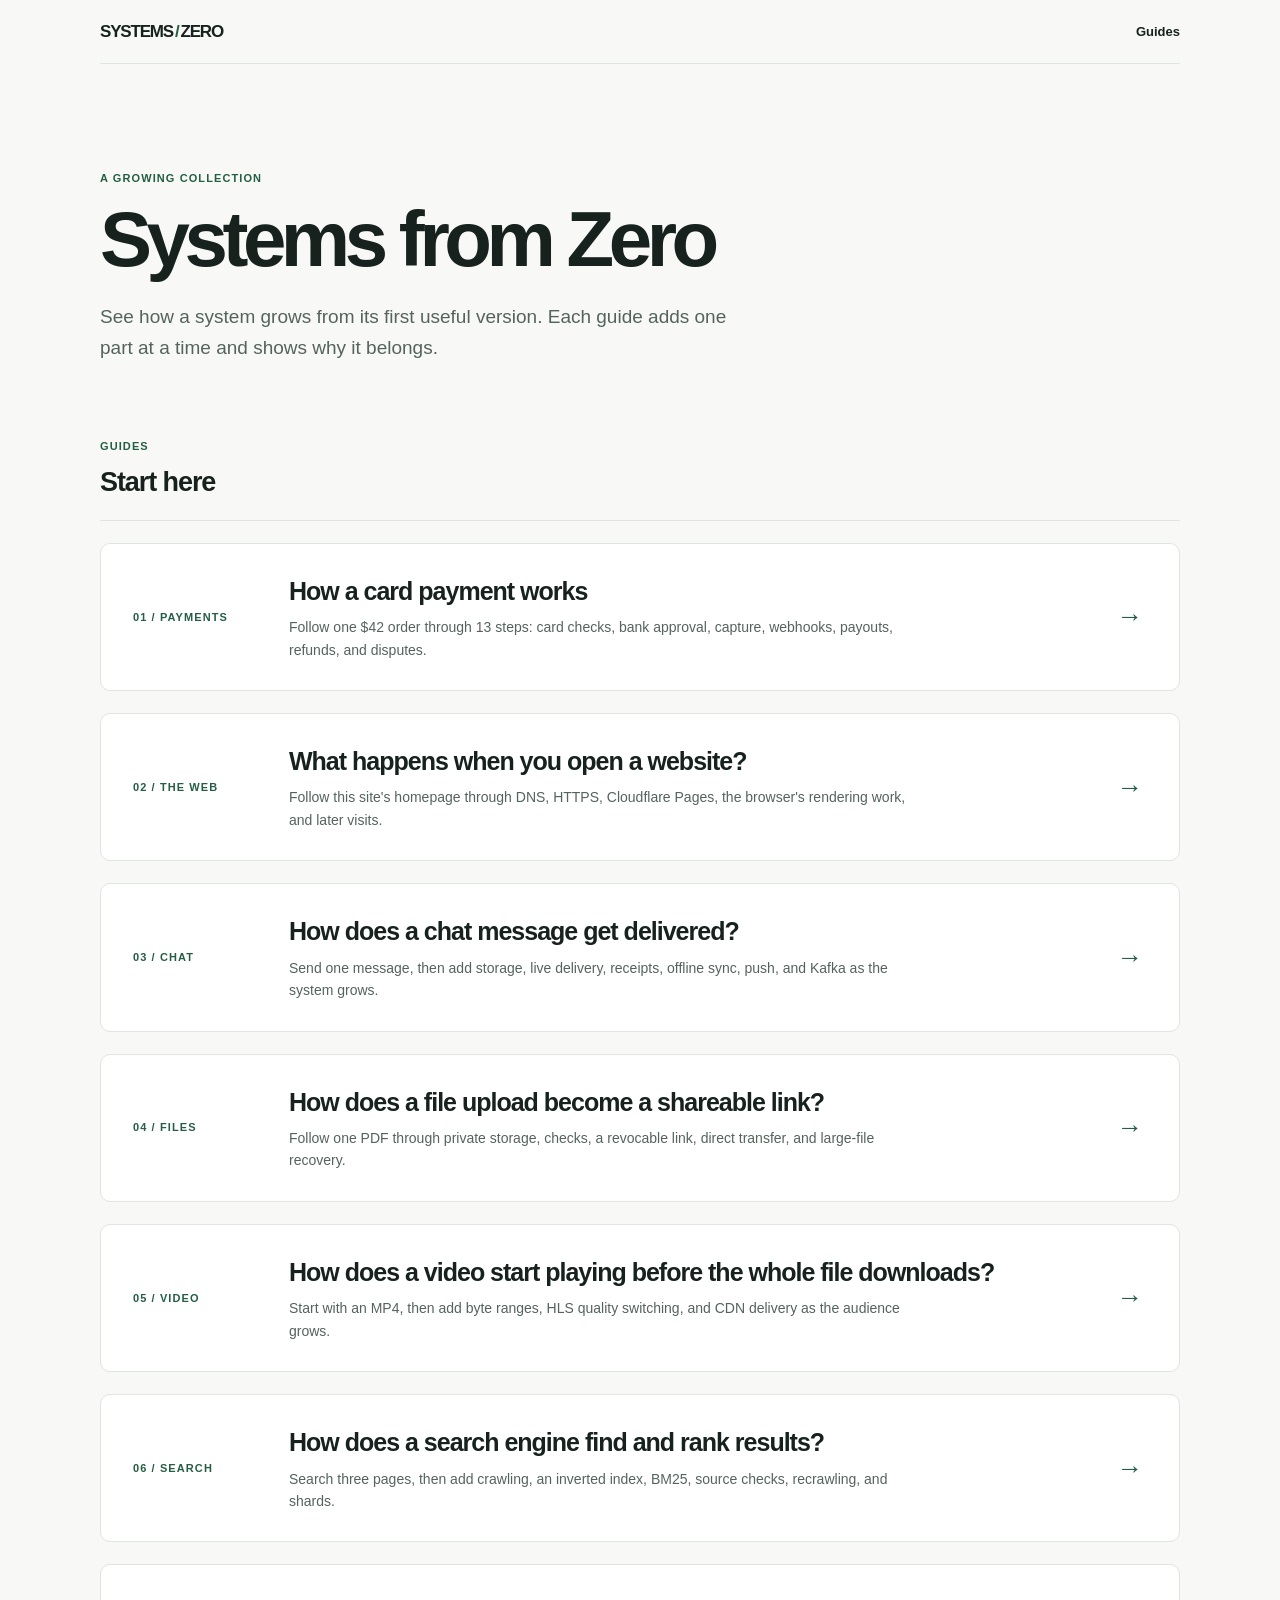
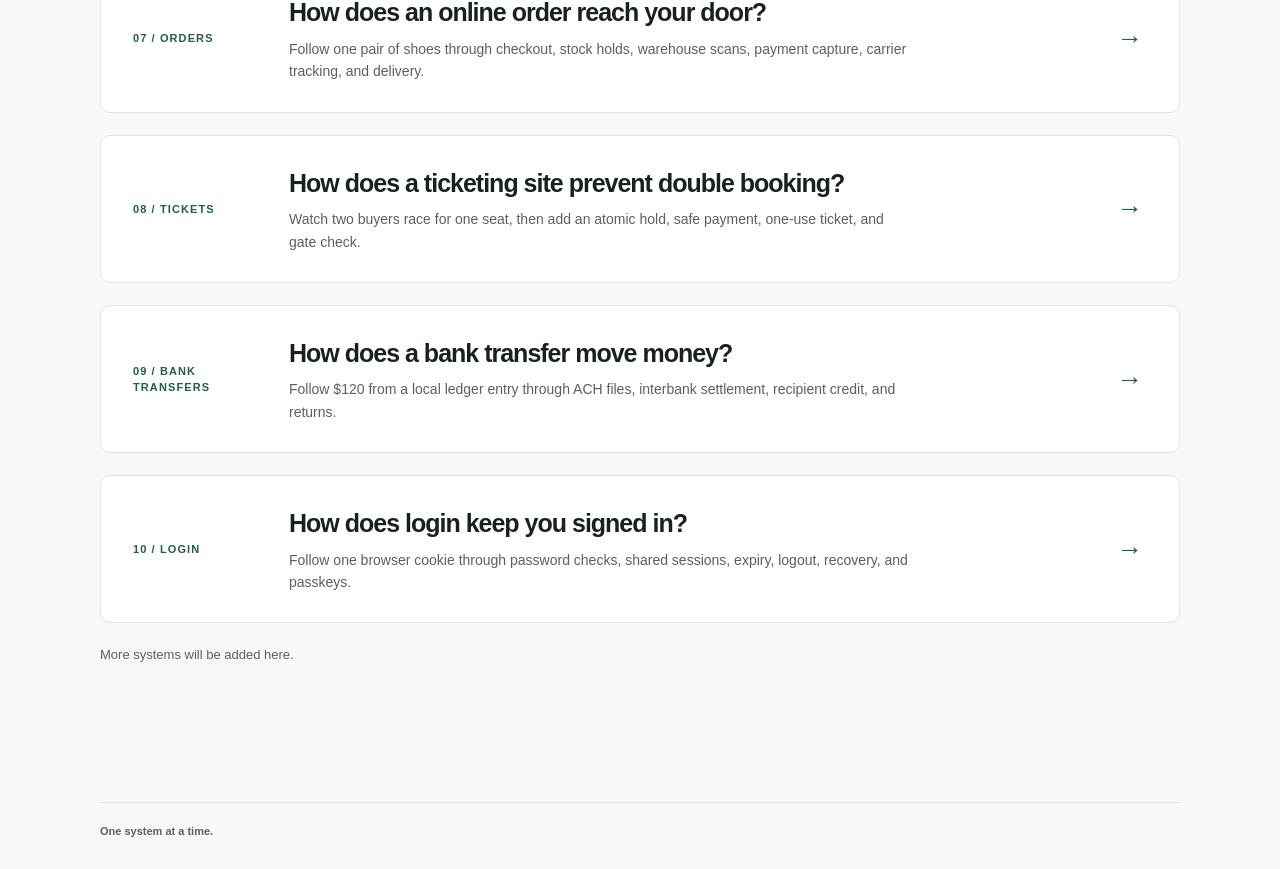
<file: index.html>
﻿<!doctype html>
<html lang="en">
<head>
  <meta charset="UTF-8">
  <meta name="viewport" content="width=device-width, initial-scale=1">
  <meta name="theme-color" content="#f8f9f6">
  <meta name="description" content="Systems from Zero builds clear guides to complex systems, one part at a time.">
  <link rel="icon" href="favicon.svg" type="image/svg+xml">
  <link rel="stylesheet" href="home.css">
  <title>Systems from Zero</title>
</head>
<body>
  <a class="skip-link" href="#guides">Skip to guides</a>
  <header class="topbar wrap">
    <a class="brand" href="./">SYSTEMS<span>/</span>ZERO</a>
    <a class="header-link" href="#guides">Guides</a>
  </header>
  <main class="wrap">
    <section class="intro" aria-labelledby="title">
      <p class="eyebrow">A GROWING COLLECTION</p>
      <h1 id="title">Systems from Zero</h1>
      <p>See how a system grows from its first useful version. Each guide adds one part at a time and shows why it belongs.</p>
    </section>
    <section id="guides" class="guides" aria-labelledby="guides-title">
      <div class="section-heading"><span>GUIDES</span><h2 id="guides-title">Start here</h2></div>
      <a class="guide" href="guides/card-payments/">
        <span class="guide-number">01 / PAYMENTS</span>
        <div><h3>How a card payment works</h3><p>Follow one $42 order through 13 steps: card checks, bank approval, capture, webhooks, payouts, refunds, and disputes.</p></div>
        <span class="guide-arrow" aria-hidden="true">→</span>
      </a>
      <a class="guide" href="guides/website-load/">
        <span class="guide-number">02 / THE WEB</span>
        <div><h3>What happens when you open a website?</h3><p>Follow this site's homepage through DNS, HTTPS, Cloudflare Pages, the browser's rendering work, and later visits.</p></div>
        <span class="guide-arrow" aria-hidden="true">→</span>
      </a>
      <a class="guide" href="guides/chat-delivery/">
        <span class="guide-number">03 / CHAT</span>
        <div><h3>How does a chat message get delivered?</h3><p>Send one message, then add storage, live delivery, receipts, offline sync, push, and Kafka as the system grows.</p></div>
        <span class="guide-arrow" aria-hidden="true">→</span>
      </a>
      <a class="guide" href="guides/file-sharing/">
        <span class="guide-number">04 / FILES</span>
        <div><h3>How does a file upload become a shareable link?</h3><p>Follow one PDF through private storage, checks, a revocable link, direct transfer, and large-file recovery.</p></div>
        <span class="guide-arrow" aria-hidden="true">→</span>
      </a>
      <a class="guide" href="guides/video-playback/">
        <span class="guide-number">05 / VIDEO</span>
        <div><h3>How does a video start playing before the whole file downloads?</h3><p>Start with an MP4, then add byte ranges, HLS quality switching, and CDN delivery as the audience grows.</p></div>
        <span class="guide-arrow" aria-hidden="true">→</span>
      </a>
      <a class="guide" href="guides/search-engine/">
        <span class="guide-number">06 / SEARCH</span>
        <div><h3>How does a search engine find and rank results?</h3><p>Search three pages, then add crawling, an inverted index, BM25, source checks, recrawling, and shards.</p></div>
        <span class="guide-arrow" aria-hidden="true">→</span>
      </a>
      <a class="guide" href="guides/order-delivery/">
        <span class="guide-number">07 / ORDERS</span>
        <div><h3>How does an online order reach your door?</h3><p>Follow one pair of shoes through checkout, stock holds, warehouse scans, payment capture, carrier tracking, and delivery.</p></div>
        <span class="guide-arrow" aria-hidden="true">→</span>
      </a>
      <a class="guide" href="guides/ticket-booking/">
        <span class="guide-number">08 / TICKETS</span>
        <div><h3>How does a ticketing site prevent double booking?</h3><p>Watch two buyers race for one seat, then add an atomic hold, safe payment, one-use ticket, and gate check.</p></div>
        <span class="guide-arrow" aria-hidden="true">→</span>
      </a>
      <a class="guide" href="guides/bank-transfer/">
        <span class="guide-number">09 / BANK TRANSFERS</span>
        <div><h3>How does a bank transfer move money?</h3><p>Follow $120 from a local ledger entry through ACH files, interbank settlement, recipient credit, and returns.</p></div>
        <span class="guide-arrow" aria-hidden="true">→</span>
      </a>
      <a class="guide" href="guides/login-sessions/">
        <span class="guide-number">10 / LOGIN</span>
        <div><h3>How does login keep you signed in?</h3><p>Follow one browser cookie through password checks, shared sessions, expiry, logout, recovery, and passkeys.</p></div>
        <span class="guide-arrow" aria-hidden="true">→</span>
      </a>
      <p class="more">More systems will be added here.</p>
    </section>
  </main>
  <footer class="footer wrap">One system at a time.</footer>
</body>
</html>
</file>
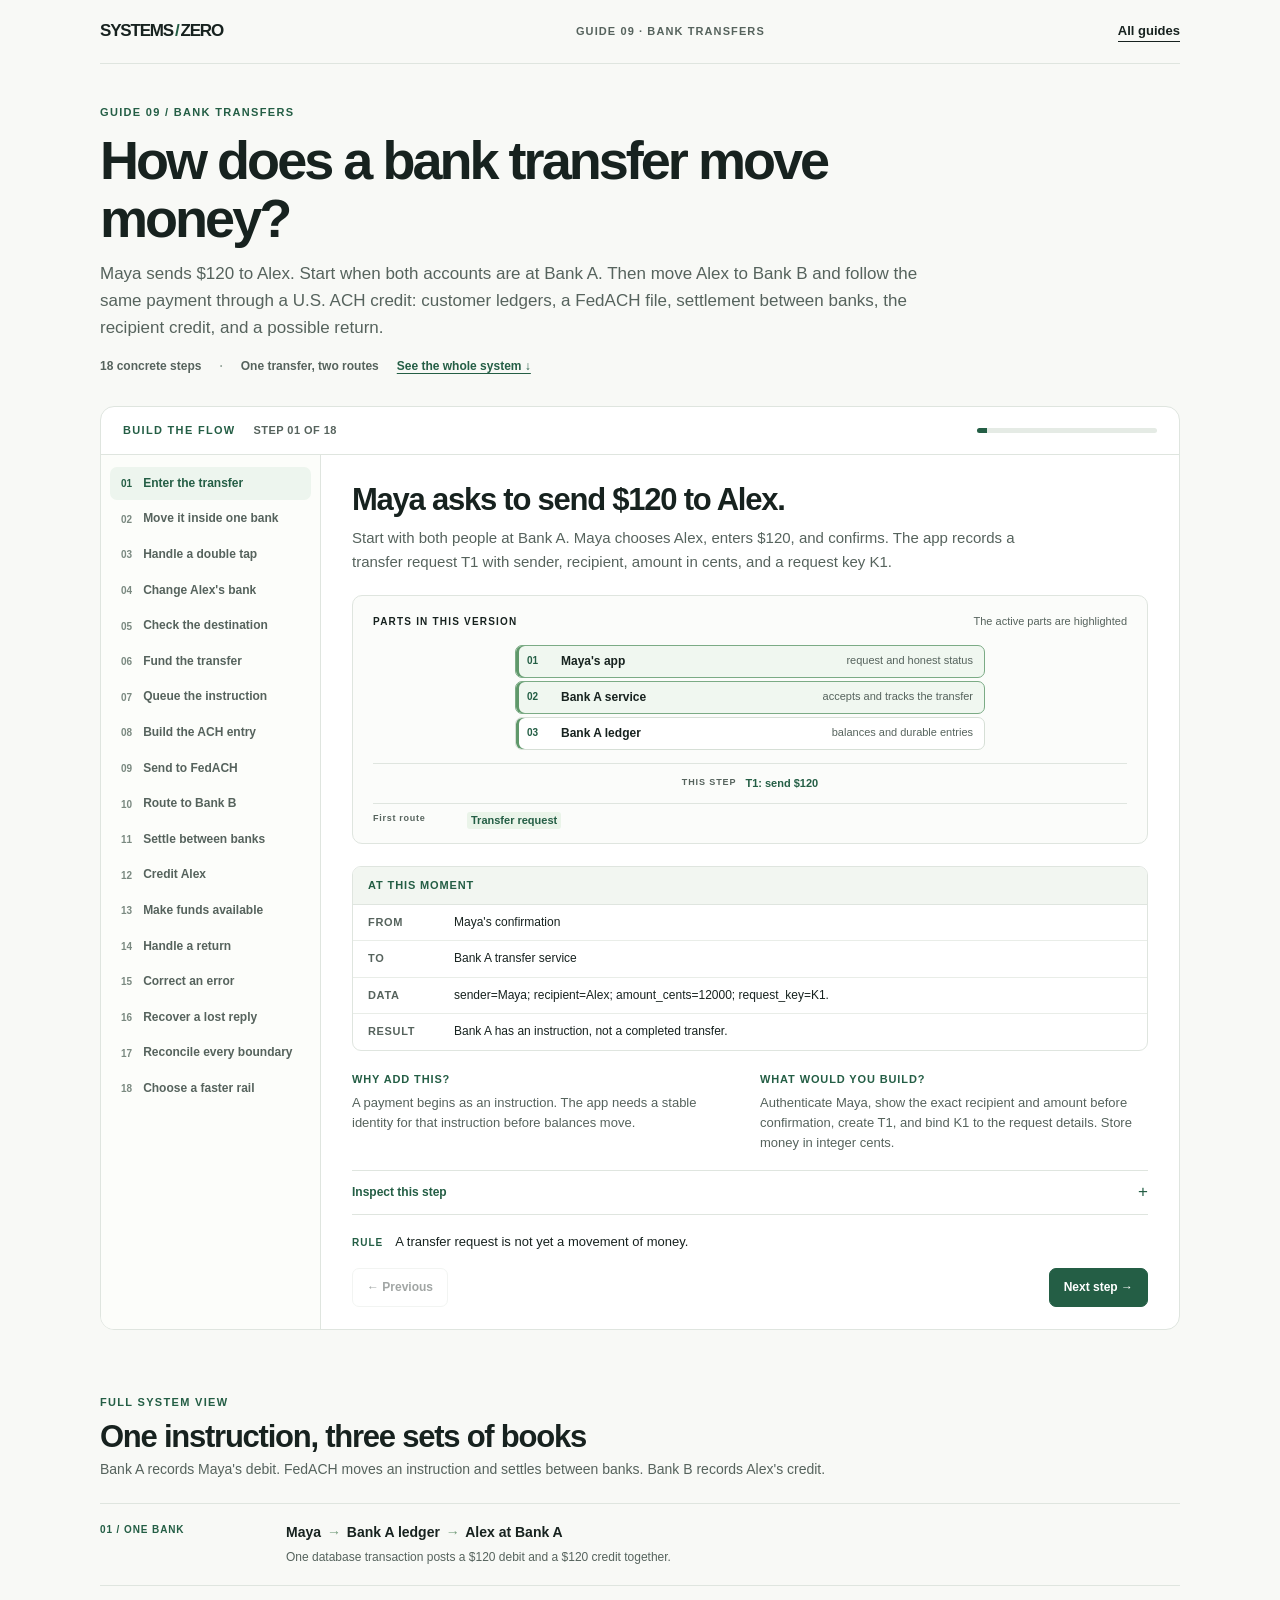
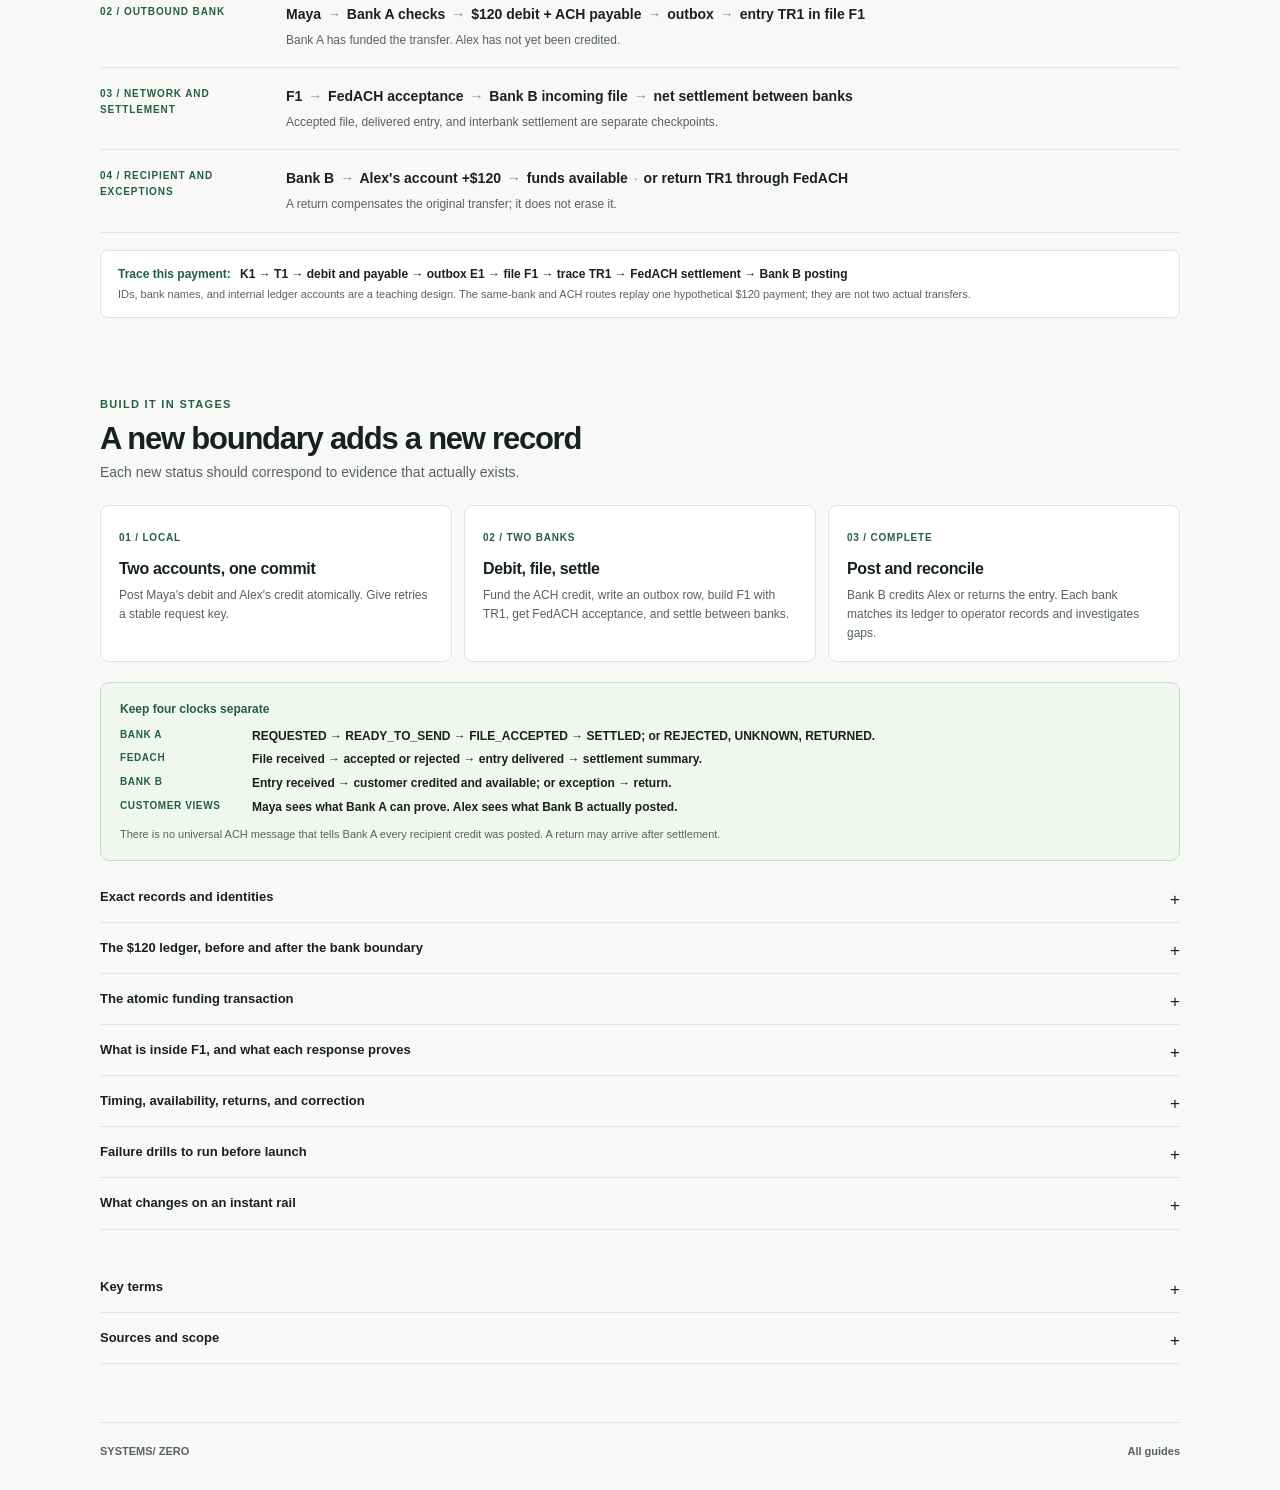
<file: guides/bank-transfer/index.html>
<!doctype html>
<html lang="en">
<head>
  <meta charset="UTF-8">
  <meta name="viewport" content="width=device-width, initial-scale=1">
  <meta name="theme-color" content="#f8f9f6">
  <meta name="description" content="Build a bank transfer from a same-bank ledger entry to a U.S. ACH credit through FedACH, interbank settlement, recipient posting, returns, and reconciliation.">
  <link rel="icon" href="../../favicon.svg" type="image/svg+xml">
  <link rel="stylesheet" href="../shared.css">
  <link rel="stylesheet" href="guide.css">
  <script src="guide-data.js" defer></script>
  <script src="guide.js" defer></script>
  <title>How a bank transfer moves money | Systems from Zero</title>
</head>
<body>
  <a class="skip-link" href="#flow">Skip to transfer flow</a>
  <header class="topbar wrap">
    <a class="brand" href="../../">SYSTEMS<span>/</span>ZERO</a>
    <span class="header-label">GUIDE 09 · BANK TRANSFERS</span>
    <a class="back-link" href="../../">All guides</a>
  </header>
  <main class="wrap">
    <div class="intro">
      <p class="eyebrow">GUIDE 09 / BANK TRANSFERS</p>
      <h1>How does a bank transfer move money?</h1>
      <p>Maya sends $120 to Alex. Start when both accounts are at Bank A. Then move Alex to Bank B and follow the same payment through a U.S. ACH credit: customer ledgers, a FedACH file, settlement between banks, the recipient credit, and a possible return.</p>
      <div class="intro-meta"><span>18 concrete steps</span><span>One transfer, two routes</span><a href="#system-map">See the whole system ↓</a></div>
    </div>
    <noscript><p class="no-script">Turn on JavaScript to use the step by step flow. The full system view and reference below are still available.</p></noscript>
    <section id="flow" class="flow" aria-label="Build the bank transfer flow">
      <div class="flow-top"><div><span class="section-label">BUILD THE FLOW</span><span id="step-number" class="step-number">STEP 01 OF 18</span></div><div class="progress" aria-hidden="true"><span id="progress-fill"></span></div></div>
      <div class="flow-grid">
        <nav id="steps" class="steps" role="tablist" aria-label="Bank transfer steps"></nav>
        <article id="step-content" class="step-content" role="tabpanel" aria-live="polite">
          <h2 id="step-title"></h2><p id="step-summary" class="summary"></p>
          <div class="diagram" aria-label="Transfer system parts added so far">
            <div class="diagram-heading"><strong>PARTS IN THIS VERSION</strong><span>The active parts are highlighted</span></div>
            <div id="route" class="route"></div>
            <div class="signal"><span>THIS STEP</span><strong id="signal"></strong></div>
            <div id="layers" class="layers" aria-label="Capabilities added so far"></div>
          </div>
          <div class="handoff"><h3>At this moment</h3><dl>
            <div><dt>From</dt><dd id="handoff-from"></dd></div><div><dt>To</dt><dd id="handoff-to"></dd></div>
            <div><dt>Data</dt><dd id="handoff-message"></dd></div><div><dt>Result</dt><dd id="handoff-state"></dd></div>
          </dl></div>
          <div class="explanation"><div><h3>Why add this?</h3><p id="step-why"></p></div><div><h3>What would you build?</h3><p id="step-tech"></p></div></div>
          <details class="inspect"><summary>Inspect this step</summary><div><h3>Under the hood</h3><p id="step-inside"></p><h3>If it fails</h3><p id="step-failure"></p><a id="step-source" href="https://www.nacha.org/content/how-ach-payments-work" target="_blank" rel="noopener noreferrer"></a></div></details>
          <p class="takeaway"><strong>Rule</strong><span id="takeaway"></span></p>
          <div class="controls"><button id="previous" type="button">← Previous</button><button id="next" type="button">Next step →</button></div>
        </article>
      </div>
    </section>
    <section id="system-map" class="system-map" aria-labelledby="map-title">
      <div class="section-heading"><p class="eyebrow">FULL SYSTEM VIEW</p><h2 id="map-title">One instruction, three sets of books</h2><p>Bank A records Maya's debit. FedACH moves an instruction and settles between banks. Bank B records Alex's credit.</p></div>
      <div class="system-lanes">
        <div><span>01 / ONE BANK</span><p>Maya <b>→</b> Bank A ledger <b>→</b> Alex at Bank A</p><small>One database transaction posts a $120 debit and a $120 credit together.</small></div>
        <div><span>02 / OUTBOUND BANK</span><p>Maya <b>→</b> Bank A checks <b>→</b> $120 debit + ACH payable <b>→</b> outbox <b>→</b> entry TR1 in file F1</p><small>Bank A has funded the transfer. Alex has not yet been credited.</small></div>
        <div><span>03 / NETWORK AND SETTLEMENT</span><p>F1 <b>→</b> FedACH acceptance <b>→</b> Bank B incoming file <b>→</b> net settlement between banks</p><small>Accepted file, delivered entry, and interbank settlement are separate checkpoints.</small></div>
        <div><span>04 / RECIPIENT AND EXCEPTIONS</span><p>Bank B <b>→</b> Alex's account +$120 <b>→</b> funds available <b>·</b> or return TR1 through FedACH</p><small>A return compensates the original transfer; it does not erase it.</small></div>
      </div>
      <p class="trace"><strong>Trace this payment:</strong> K1 → T1 → debit and payable → outbox E1 → file F1 → trace TR1 → FedACH settlement → Bank B posting <span>IDs, bank names, and internal ledger accounts are a teaching design. The same-bank and ACH routes replay one hypothetical $120 payment; they are not two actual transfers.</span></p>
    </section>
    <section class="blueprint" aria-labelledby="blueprint-title">
      <div class="section-heading"><p class="eyebrow">BUILD IT IN STAGES</p><h2 id="blueprint-title">A new boundary adds a new record</h2><p>Each new status should correspond to evidence that actually exists.</p></div>
      <div class="blueprint-grid">
        <article><span>01 / LOCAL</span><h3>Two accounts, one commit</h3><p>Post Maya's debit and Alex's credit atomically. Give retries a stable request key.</p></article>
        <article><span>02 / TWO BANKS</span><h3>Debit, file, settle</h3><p>Fund the ACH credit, write an outbox row, build F1 with TR1, get FedACH acceptance, and settle between banks.</p></article>
        <article><span>03 / COMPLETE</span><h3>Post and reconcile</h3><p>Bank B credits Alex or returns the entry. Each bank matches its ledger to operator records and investigates gaps.</p></article>
      </div>
      <div class="state-model"><strong>Keep four clocks separate</strong>
        <p><span>Bank A</span> REQUESTED → READY_TO_SEND → FILE_ACCEPTED → SETTLED; or REJECTED, UNKNOWN, RETURNED.</p>
        <p><span>FedACH</span> File received → accepted or rejected → entry delivered → settlement summary.</p>
        <p><span>Bank B</span> Entry received → customer credited and available; or exception → return.</p>
        <p><span>Customer views</span> Maya sees what Bank A can prove. Alex sees what Bank B actually posted.</p>
        <small>There is no universal ACH message that tells Bank A every recipient credit was posted. A return may arrive after settlement.</small>
      </div>
      <details class="reference-detail"><summary>Exact records and identities</summary><div class="reference-body">
        <p><strong>transfers:</strong> id=T1, sender_id, recipient_snapshot, amount_cents=12000, request_key=K1, rail=ACH, state, effective_date, file_id=F1, trace_number=TR1. The recipient snapshot and amount cannot change after acceptance.</p>
        <p><strong>ledger_entries:</strong> id, transfer_id, account_id, debit_cents, credit_cents, posting_type, created_at. Each posting set balances. A unique (transfer_id, posting_type) prevents a retry from booking a debit or return credit twice.</p>
        <p><strong>outbox:</strong> event_id=E1, transfer_id=T1, type=ACHCreditRequested, sent_at. The outbox row is committed with Bank A's funding entries.</p>
        <p><strong>ach_entries:</strong> transfer_id unique, file_id=F1, trace_number=TR1, destination routing and account, amount, batch ID, settlement date, status. <strong>ach_files:</strong> file ID, exact bytes or secured object reference, checksum, control totals, send attempts, operator acknowledgment.</p>
        <p><strong>Bank B incoming:</strong> operator file identity, originating bank, trace number, account number, amount, settlement date, posting status, return reason if any. A receiving bank keeps its own durable record; Bank A cannot read its ledger by default.</p>
        <p><strong>Security:</strong> restrict access to full account numbers, encrypt them at rest where appropriate, mask them in customer screens, and keep them out of generic logs. Give each operations action an actor and timestamp.</p>
      </div></details>
      <details class="reference-detail"><summary>The $120 ledger, before and after the bank boundary</summary><div class="reference-body">
        <p>These are changes in each bank's accounting balances. Deposits and ACH payables are liabilities; reserves are assets. Each pair belongs to one local bank transaction. The entries below are this guide's accounting design, not a claim about a particular bank's chart of accounts.</p>
        <pre><code>First route: Alex also uses Bank A
Bank A  Maya deposit liability       -$120
        Alex deposit liability       +$120

External route: Alex uses Bank B
Bank A  Maya deposit liability       -$120
        Outbound ACH payable         +$120

At ACH settlement
Bank A  Outbound ACH payable         -$120
        Reserve asset                -$120
Bank B  Reserve asset                +$120
        Incoming ACH payable         +$120

When Bank B credits Alex
Bank B  Incoming ACH payable         -$120
        Alex deposit liability       +$120

If Bank B cannot post and the return settles
Bank B  Incoming ACH payable         -$120
        Reserve asset                -$120
Bank A  Reserve asset                +$120
        Maya deposit liability       +$120

If canceled before any file is sent
Bank A  Outbound ACH payable         -$120
        Maya deposit liability       +$120</code></pre>
        <p>Bank A's local payable bridges its customer debit to interbank settlement. Bank B's local payable bridges its settlement receipt to Alex's customer credit. A real ACH settlement nets many entries, so the $120 is the net only in this one-entry example.</p>
      </div></details>
      <details class="reference-detail"><summary>The atomic funding transaction</summary><div class="reference-body">
        <p>Accept K1 once. In a short Bank A database transaction, insert T1 under the unique sender/request key, check that the details match any existing T1, guard Maya's available balance, post the two funding ledger entries, mark READY_TO_SEND, and insert E1. Commit only if every part succeeds.</p>
        <pre><code>BEGIN;
-- K1 is unique for Maya; a retry returns the existing T1.
UPDATE account_balances
SET available_cents = available_cents - 12000
WHERE account_id = :maya_account
  AND available_cents &gt;= 12000
RETURNING available_cents;
-- Require one row; otherwise ROLLBACK.
-- Insert balanced Maya debit and ACH payable postings for T1.
-- Insert ACHCreditRequested(T1) into the outbox.
COMMIT;</code></pre>
        <p>The guarded update is the balance decision; the ledger postings are the audit record. Keep the balance projection and ledger entries in the same local transaction. There is no open database transaction while waiting for FedACH.</p>
      </div></details>
      <details class="reference-detail"><summary>What is inside F1, and what each response proves</summary><div class="reference-body">
        <p><strong>ACH file:</strong> type 1 file header, type 5 batch header, type 6 entry detail for TR1, type 8 batch control, and type 9 file control. The file and batch control records carry counts and totals. The correct Standard Entry Class code and other fields depend on the originator and use case; Bank A's ACH operations determine them.</p>
        <p><strong>TR1 entry detail:</strong> receiving bank routing ID and check digit, Alex's account number, amount as 10 numeric digits in cents, recipient name, and a 15-digit ODFI trace number. The label TR1 is shorthand here, not a literal Nacha trace value.</p>
        <p><strong>Transport sent:</strong> Bank A attempted delivery of F1. <strong>Operator accepted:</strong> FedACH accepted the relevant file/batch for processing; Bank A still checks for item rejects. <strong>Distributed:</strong> FedACH sent the entry to Bank B. <strong>Settled:</strong> Bank A and Bank B's ACH positions were booked. <strong>Recipient posted:</strong> only Bank B's customer ledger confirms this last step.</p>
        <p>Keep a file checksum, operator file ID, batch ID, trace number, processing date, and settlement date. They let operations staff find the exact instruction when a response is lost or a return arrives.</p>
      </div></details>
      <details class="reference-detail"><summary>Timing, availability, returns, and correction</summary><div class="reference-body">
        <p><strong>Example timing:</strong> Bank A submits a future-dated standard ACH credit for the next banking day before its own cutoff. FedACH's schedule lists 8:30 a.m. ET settlement for future-dated forward items. Operator deadlines are not necessarily the cutoff Bank A offers Maya. Weekend and holiday rules change the next banking day.</p>
        <p><strong>Availability:</strong> When Bank B receives a standard credit before 5 p.m. its local time on the prior day, the applicable ACH rule generally requires availability by 9 a.m. Bank B local time on settlement day. Earlier access can be Bank B advancing its own funds; it is not proof of earlier interbank settlement.</p>
        <p><strong>Return:</strong> A nonexistent account can produce R03; a closed account can produce R02. Match return reason, original trace, amount, and banks to T1. When the return settles, post one compensating Maya credit. A return is a new entry, not an edit of the original.</p>
        <p><strong>Reversal:</strong> A sender-side error such as duplicate, wrong amount, wrong recipient, or certain wrong-date cases may qualify under Nacha rules within a limited window. A reversal can itself be returned and is not a guaranteed refund. A fraud report needs its own investigation and recovery path.</p>
      </div></details>
      <details class="reference-detail"><summary>Failure drills to run before launch</summary><div class="reference-body">
        <p><strong>Double tap:</strong> Submit K1 twice concurrently. Assert one T1, one Maya debit, one payable credit, and one outbox event. Reuse K1 with a different amount and assert rejection.</p>
        <p><strong>Insufficient funds:</strong> Let Maya have $80 available. Assert no debit, no outbox event, and no ACH entry.</p>
        <p><strong>Worker crash:</strong> Commit Bank A funding, then stop the ACH worker. Assert E1 remains and F1 is created once after restart.</p>
        <p><strong>File reject:</strong> Simulate FedACH rejecting F1. Keep T1 out of FILE_ACCEPTED and preserve the reason, exact F1 bytes, and correction attempt.</p>
        <p><strong>Lost acknowledgment:</strong> Let F1 be accepted but drop the response. Assert UNKNOWN triggers file-status inquiry and no independently generated F2.</p>
        <p><strong>Wrong account:</strong> Bank B returns TR1 with R03. Assert one matching Maya compensating credit and a RETURNED status; a corrected transfer uses a new T2.</p>
        <p><strong>Settlement mismatch:</strong> Change a file total in a test fixture. Assert reconciliation opens an exception rather than silently adjusting a customer balance.</p>
      </div></details>
      <details class="reference-detail"><summary>What changes on an instant rail</summary><div class="reference-body">
        <p><strong>FedNow:</strong> Participating banks exchange individual instant credit messages and settle between Federal Reserve accounts at the same time, around the clock. The sender needs a final network result and recipient availability within seconds. There is no Nacha batch file F1 or ACH return timeline in that route.</p>
        <p><strong>Fedwire:</strong> A separate high-value rail with its own operating hours, message IDs, and final settlement rules. <strong>RTP:</strong> The Clearing House's separate 24/7 instant rail with final interbank settlement. These are not faster processing modes of ACH.</p>
        <p>The common pattern is authenticated instruction → balance guard → rail-specific message → interbank settlement → receiving bank posting. The exact order, finality, status messages, and recovery powers come from the chosen rail's rules.</p>
      </div></details>
    </section>
    <section class="reference" aria-label="Reference information">
      <details><summary>Key terms</summary><div class="reference-body">
        <p><strong>Ledger</strong> Bank records of debits and credits, kept as durable postings.</p>
        <p><strong>ODFI</strong> Originating Depository Financial Institution; Bank A in this ACH example.</p>
        <p><strong>RDFI</strong> Receiving Depository Financial Institution; Bank B in this example.</p>
        <p><strong>ACH Operator</strong> A network operator that edits, sorts, distributes, and settles ACH entries. FedACH is the chosen operator here.</p>
        <p><strong>Trace number</strong> An ODFI-assigned identifier in the ACH entry detail record.</p>
        <p><strong>Settlement</strong> The interbank financial obligation being paid through settlement accounts.</p>
        <p><strong>Return</strong> A new ACH entry back toward the sender under network rules, often because the original could not be posted.</p>
        <p><strong>Reversal</strong> A separate attempt to correct a permitted sender error after an entry was sent.</p>
        <p><strong>Reconciliation</strong> Matching bank ledgers, files, operator records, and returns by identity, count, and amount.</p>
      </div></details>
      <details><summary>Sources and scope</summary><div class="reference-body">
        <p>This is a teaching design for a domestic U.S. ACH credit that Bank A offers to Maya. It assumes both banks settle directly at the Federal Reserve; a bank may use a settlement agent. It is not an account debit pull, a wire, an instant payment, or a description of a bank's private ledger. Bank policy, legal duties, cutoffs, and funds timing must be checked for a real product.</p>
        <ul>
          <li><a href="https://www.nacha.org/content/how-ach-payments-work" target="_blank" rel="noopener noreferrer">Nacha: how ACH credits work</a></li>
          <li><a href="https://docs.aws.amazon.com/prescriptive-guidance/latest/cloud-design-patterns/transactional-outbox.html" target="_blank" rel="noopener noreferrer">AWS: transactional outbox</a></li>
          <li><a href="https://achdevguide.nacha.org/ach-file-overview" target="_blank" rel="noopener noreferrer">Nacha: ACH file structure</a></li>
          <li><a href="https://achdevguide.nacha.org/ach-file-details" target="_blank" rel="noopener noreferrer">Nacha: entry field layout</a></li>
          <li><a href="https://www.federalreserve.gov/paymentsystems/fedach_about.htm" target="_blank" rel="noopener noreferrer">Federal Reserve: ACH operator and settlement</a></li>
          <li><a href="https://www.frbservices.org/financial-services/fedach-services/origination-receipt/" target="_blank" rel="noopener noreferrer">Federal Reserve: FedACH file status</a></li>
          <li><a href="https://www.frbservices.org/resources/resource-centers/same-day-ach-resource-center/fedach-processing-schedule/" target="_blank" rel="noopener noreferrer">Federal Reserve: FedACH processing schedule</a></li>
          <li><a href="https://www.nacha.org/sites/default/files/2023-05/Same_Day_ACH_Schedules_and_Funds_Availability.pdf" target="_blank" rel="noopener noreferrer">Nacha: ACH funds availability</a></li>
          <li><a href="https://www.nacha.org/news/ach-operations-bulletin-2-2024-voluntary-formatting-standard-individual-name-field" target="_blank" rel="noopener noreferrer">Nacha: account number versus name</a></li>
          <li><a href="https://www.nacha.org/news/ach-operations-bulletin-1-2025-same-day-processing-ach-returns-rdfis" target="_blank" rel="noopener noreferrer">Nacha: return processing</a></li>
          <li><a href="https://www.nacha.org/news/second-chance-understanding-ach-reversals" target="_blank" rel="noopener noreferrer">Nacha: limited reversals</a></li>
          <li><a href="https://www.frbservices.org/fedline-solutions/fedline-developer/fedach-apis/" target="_blank" rel="noopener noreferrer">Federal Reserve: status and settlement APIs</a></li>
          <li><a href="https://www.frbservices.org/financial-services/fednow-service/about-fednow-service/" target="_blank" rel="noopener noreferrer">Federal Reserve: FedNow comparison</a></li>
        </ul>
      </div></details>
    </section>
  </main>
  <footer class="footer wrap"><span>SYSTEMS/ ZERO</span><a href="../../">All guides</a></footer>
</body>
</html>
</file>
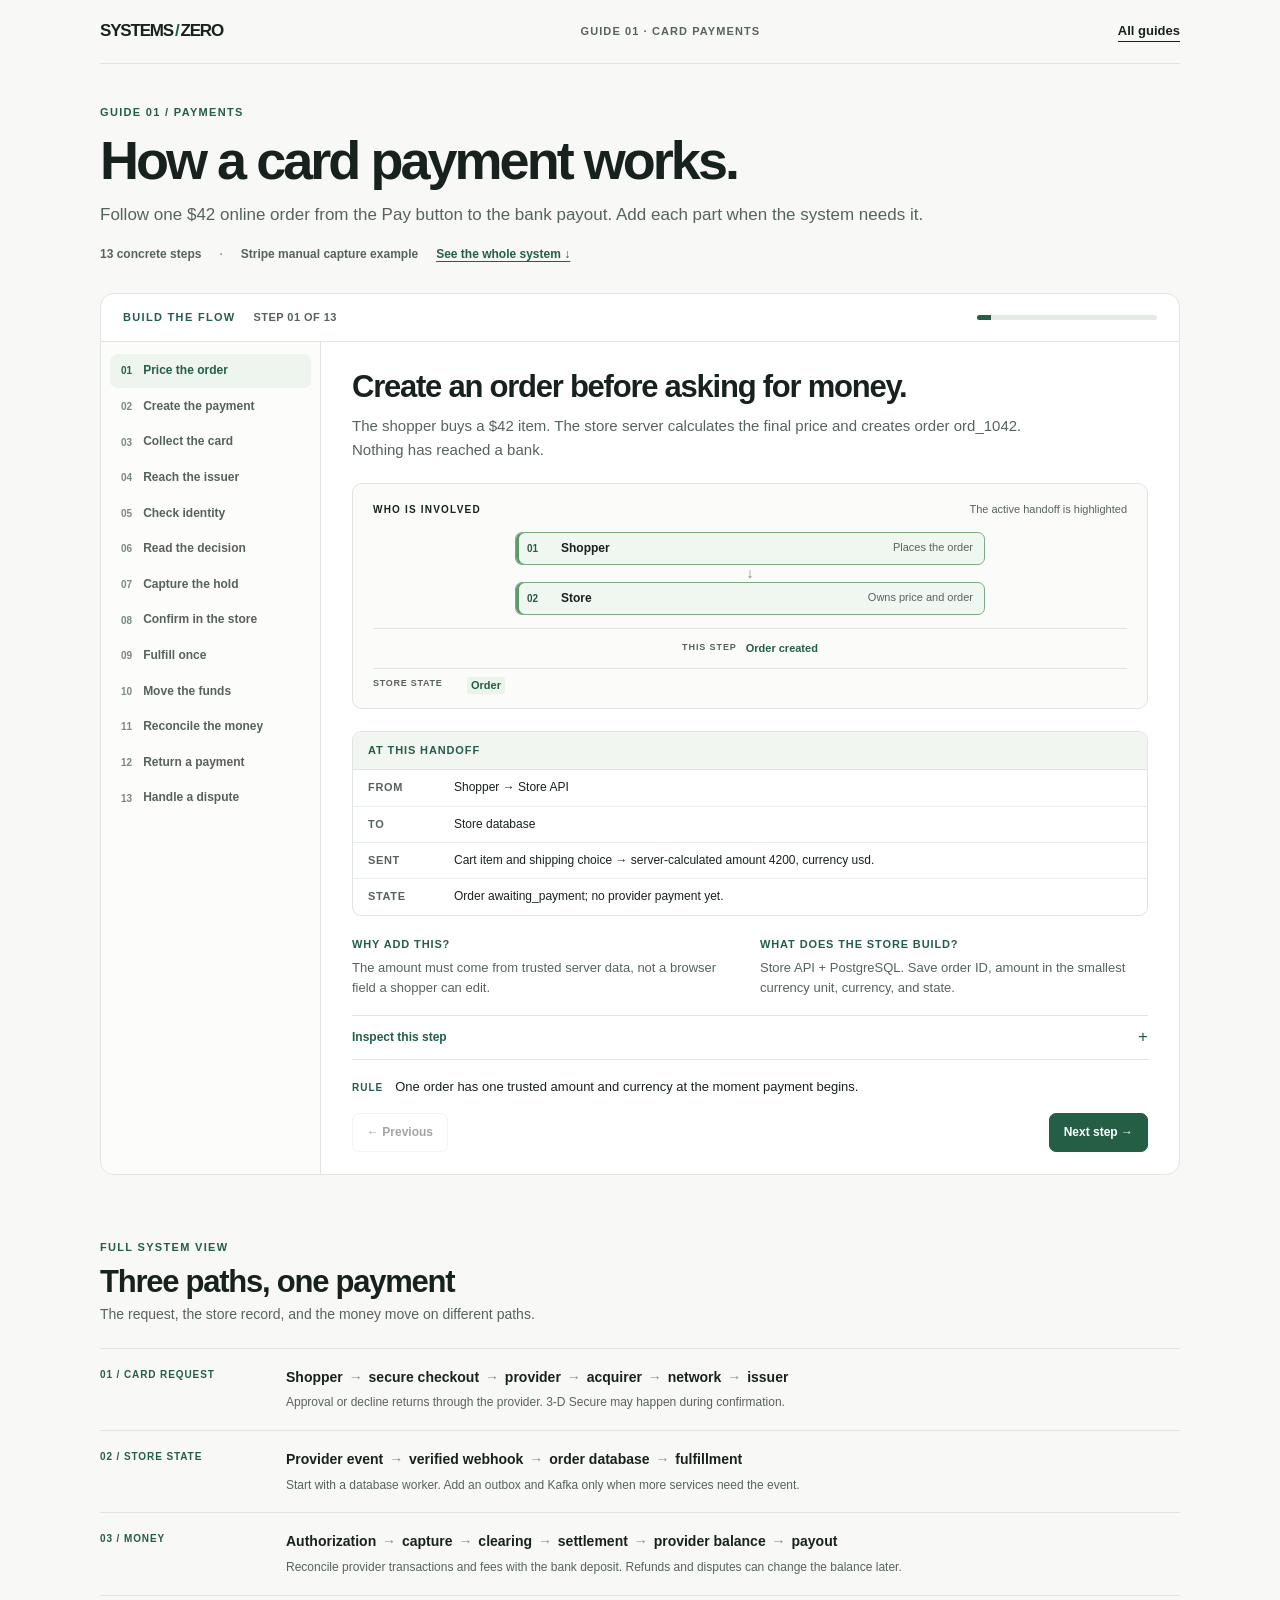
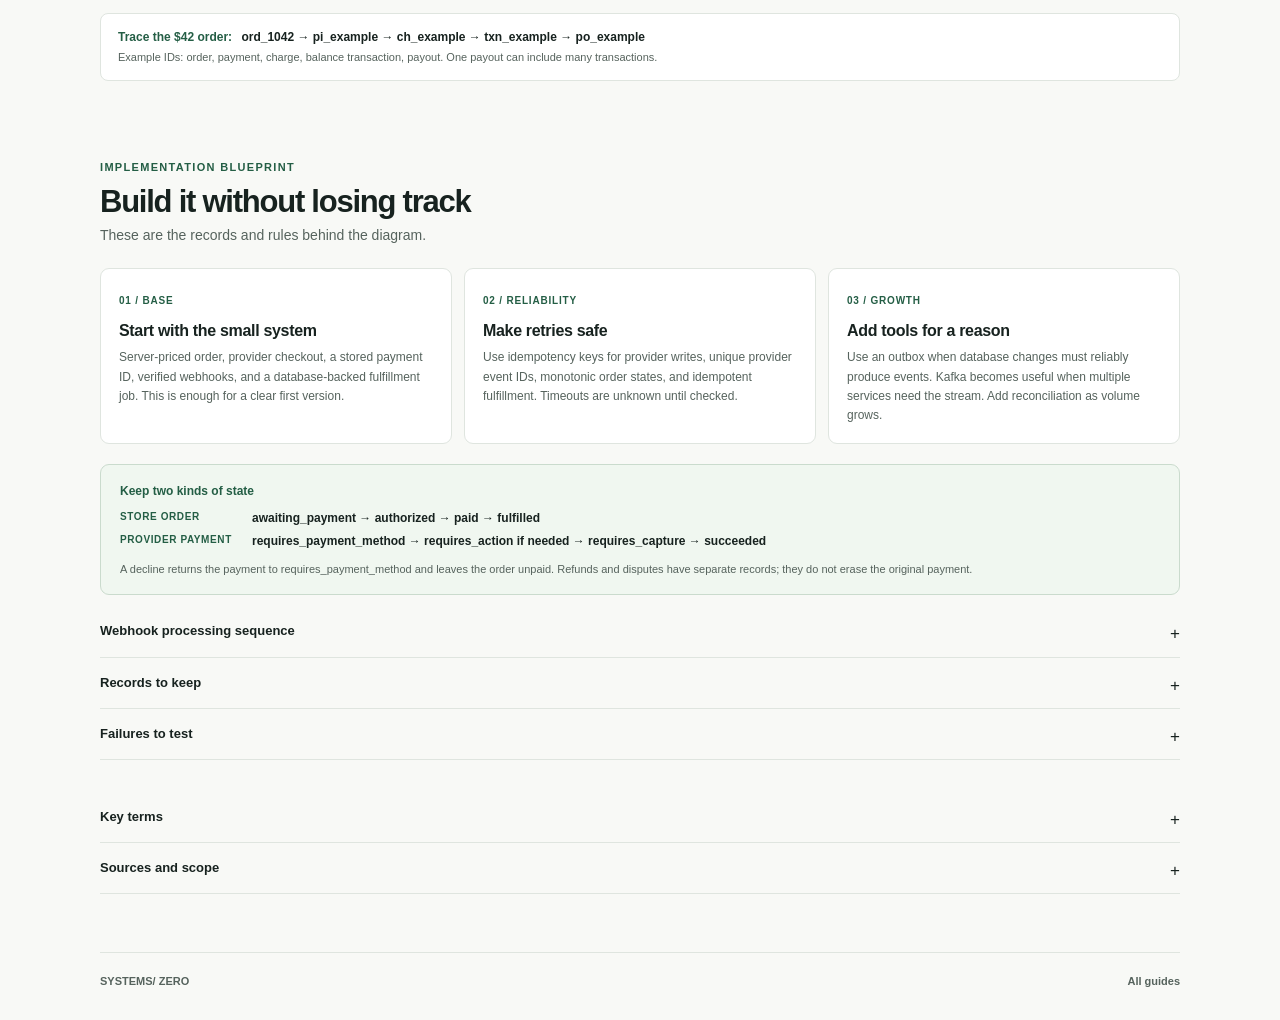
<file: guides/card-payments/index.html>
﻿<!doctype html>
<html lang="en">
<head>
  <meta charset="UTF-8">
  <meta name="viewport" content="width=device-width, initial-scale=1">
  <meta name="theme-color" content="#f8f9f6">
  <meta name="description" content="Master an online card payment through 13 concrete steps: requests, states, failures, settlement, and store software.">
  <link rel="icon" href="../../favicon.svg" type="image/svg+xml">
  <link rel="stylesheet" href="../shared.css">
  <script src="guide.js" defer></script>
  <title>Card payments | Systems from Zero</title>
</head>
<body>
  <a class="skip-link" href="#flow">Skip to payment flow</a>
  <header class="topbar wrap">
    <a class="brand" href="../../">SYSTEMS<span>/</span>ZERO</a>
    <span class="header-label">GUIDE 01 · CARD PAYMENTS</span>
    <a class="back-link" href="../../">All guides</a>
  </header>

  <main class="wrap">
    <div class="intro">
      <p class="eyebrow">GUIDE 01 / PAYMENTS</p>
      <h1>How a card payment works.</h1>
      <p>Follow one $42 online order from the Pay button to the bank payout. Add each part when the system needs it.</p>
      <div class="intro-meta"><span>13 concrete steps</span><span>Stripe manual capture example</span><a href="#system-map">See the whole system ↓</a></div>
    </div>
    <noscript><p class="no-script">Turn on JavaScript to use the step by step flow. The full system view and reference below are still available.</p></noscript>

    <section id="flow" class="flow" aria-label="Build the card payment flow">
      <div class="flow-top">
        <div><span class="section-label">BUILD THE FLOW</span><span id="step-number" class="step-number">STEP 01 OF 13</span></div>
        <div class="progress" aria-hidden="true"><span id="progress-fill"></span></div>
      </div>
      <div class="flow-grid">
        <nav id="steps" class="steps" role="tablist" aria-label="Payment flow steps"></nav>
        <article id="step-content" class="step-content" role="tabpanel" aria-live="polite">
          <h2 id="step-title"></h2>
          <p id="step-summary" class="summary"></p>
          <div class="diagram" aria-label="Payment participants">
            <div class="diagram-heading"><strong>WHO IS INVOLVED</strong><span>The active handoff is highlighted</span></div>
            <div id="route" class="route"></div>
            <div class="signal"><span>THIS STEP</span><strong id="signal"></strong></div>
            <div id="layers" class="layers" aria-label="System parts added so far"></div>
          </div>

          <div class="handoff">
            <h3>At this handoff</h3>
            <dl>
              <div><dt>From</dt><dd id="handoff-from"></dd></div>
              <div><dt>To</dt><dd id="handoff-to"></dd></div>
              <div><dt>Sent</dt><dd id="handoff-message"></dd></div>
              <div><dt>State</dt><dd id="handoff-state"></dd></div>
            </dl>
          </div>
          <div class="explanation">
            <div><h3>Why add this?</h3><p id="step-why"></p></div>
            <div><h3>What does the store build?</h3><p id="step-tech"></p></div>
          </div>
          <details class="inspect">
            <summary>Inspect this step</summary>
            <div><h3>Under the hood</h3><p id="step-inside"></p><h3>If it fails</h3><p id="step-failure"></p><a id="step-source" href="https://docs.stripe.com/payments/paymentintents/lifecycle" target="_blank" rel="noopener noreferrer"></a></div>
          </details>
          <p class="takeaway"><strong>Rule</strong><span id="takeaway"></span></p>
          <div class="controls">
            <button id="previous" type="button">← Previous</button>
            <button id="next" type="button">Next step →</button>
          </div>
        </article>
      </div>
    </section>

    <section id="system-map" class="system-map" aria-labelledby="map-title">
      <div class="section-heading"><p class="eyebrow">FULL SYSTEM VIEW</p><h2 id="map-title">Three paths, one payment</h2><p>The request, the store record, and the money move on different paths.</p></div>
      <div class="system-lanes">
        <div><span>01 / CARD REQUEST</span><p>Shopper <b>→</b> secure checkout <b>→</b> provider <b>→</b> acquirer <b>→</b> network <b>→</b> issuer</p><small>Approval or decline returns through the provider. 3-D Secure may happen during confirmation.</small></div>
        <div><span>02 / STORE STATE</span><p>Provider event <b>→</b> verified webhook <b>→</b> order database <b>→</b> fulfillment</p><small>Start with a database worker. Add an outbox and Kafka only when more services need the event.</small></div>
        <div><span>03 / MONEY</span><p>Authorization <b>→</b> capture <b>→</b> clearing <b>→</b> settlement <b>→</b> provider balance <b>→</b> payout</p><small>Reconcile provider transactions and fees with the bank deposit. Refunds and disputes can change the balance later.</small></div>
      </div>
      <p class="trace"><strong>Trace the $42 order:</strong> ord_1042 → pi_example → ch_example → txn_example → po_example <span>Example IDs: order, payment, charge, balance transaction, payout. One payout can include many transactions.</span></p>
    </section>

    <section class="blueprint" aria-labelledby="blueprint-title">
      <div class="section-heading"><p class="eyebrow">IMPLEMENTATION BLUEPRINT</p><h2 id="blueprint-title">Build it without losing track</h2><p>These are the records and rules behind the diagram.</p></div>
      <div class="blueprint-grid">
        <article><span>01 / BASE</span><h3>Start with the small system</h3><p>Server-priced order, provider checkout, a stored payment ID, verified webhooks, and a database-backed fulfillment job. This is enough for a clear first version.</p></article>
        <article><span>02 / RELIABILITY</span><h3>Make retries safe</h3><p>Use idempotency keys for provider writes, unique provider event IDs, monotonic order states, and idempotent fulfillment. Timeouts are unknown until checked.</p></article>
        <article><span>03 / GROWTH</span><h3>Add tools for a reason</h3><p>Use an outbox when database changes must reliably produce events. Kafka becomes useful when multiple services need the stream. Add reconciliation as volume grows.</p></article>
      </div>
      <div class="state-model">
        <strong>Keep two kinds of state</strong>
        <p><span>Store order</span> awaiting_payment → authorized → paid → fulfilled</p>
        <p><span>Provider payment</span> requires_payment_method → requires_action if needed → requires_capture → succeeded</p>
        <small>A decline returns the payment to requires_payment_method and leaves the order unpaid. Refunds and disputes have separate records; they do not erase the original payment.</small>
      </div>
      <details class="reference-detail">
        <summary>Webhook processing sequence</summary>
        <div class="reference-body">
          <ol>
            <li>Verify the signature against the unmodified request body.</li>
            <li>Find the order through the provider payment ID; check amount and currency.</li>
            <li>Record the provider event ID with a unique constraint.</li>
            <li>In one database transaction, mark the order paid once and write a fulfillment job or outbox event.</li>
            <li>Return a success response after durable acceptance. Let the worker handle shipping or email.</li>
          </ol>
          <p>If events arrive out of order, read the provider's current payment state and apply only a valid forward transition. Never let an old event reverse a paid order.</p>
        </div>
      </details>
      <details class="reference-detail">
        <summary>Records to keep</summary>
        <div class="reference-body">
          <div class="record"><strong>orders</strong><span>order_id, amount, currency, payment_state, fulfillment_state</span></div>
          <div class="record"><strong>payment_attempts</strong><span>order_id, provider_intent_id, provider_status, authorized_amount, captured_amount</span></div>
          <div class="record"><strong>provider_events</strong><span>event_id (unique), event_type, provider_object_id, received_at</span></div>
          <div class="record"><strong>outbox</strong><span>event_id (unique), aggregate_id, event_type, payload, published_at</span></div>
          <div class="record"><strong>refunds / disputes</strong><span>their own IDs, amounts, statuses, and link to the original payment</span></div>
          <p>These are teaching fields, not a complete production schema. Store credentials and secrets separately; never put raw card details here.</p>
        </div>
      </details>
      <details class="reference-detail">
        <summary>Failures to test</summary>
        <div class="reference-body check-list">
          <p><strong>Price changed:</strong> server recomputes the amount before payment creation.</p>
          <p><strong>Card declined:</strong> order stays unpaid; shopper can try again.</p>
          <p><strong>3-D Secure abandoned:</strong> order stays pending until provider state resolves.</p>
          <p><strong>API timed out:</strong> retrieve or retry the same operation with its idempotency key.</p>
          <p><strong>Webhook repeated or reordered:</strong> only one paid transition and one fulfillment.</p>
          <p><strong>Capture expired:</strong> do not fulfill; ask for a new payment attempt.</p>
          <p><strong>Refund failed or dispute opened:</strong> track a separate case and adjust finance records.</p>
        </div>
      </details>
    </section>

    <section class="reference" aria-label="Reference information">
      <details><summary>Key terms</summary><div class="reference-body">
        <p><strong>Issuer</strong> The shopper's card bank; it approves or declines.</p>
        <p><strong>Acquirer</strong> The store's bank or acquiring partner.</p>
        <p><strong>Card network</strong> Routes messages between the two sides.</p>
        <p><strong>3-D Secure</strong> An identity check when required.</p>
        <p><strong>Authorization</strong> Approval to charge; usually a hold, not merchant funds.</p>
        <p><strong>Capture</strong> Submission of an approved charge.</p>
        <p><strong>Clearing and settlement</strong> Exchange transaction records, then move funds between institutions.</p>
        <p><strong>Payout</strong> Provider sends available balance to the merchant bank.</p>
        <p><strong>Webhook</strong> A server-to-server provider update.</p>
        <p><strong>Outbox</strong> A durable record of an event to publish after a database change.</p>
      </div></details>
      <details><summary>Sources and scope</summary><div class="reference-body">
        <p>This is a worked example of a Stripe PaymentIntent with manual capture for one online card order. It exposes the states for learning. Stripe recommends Checkout Sessions for most real integrations. Downstream bank message formats and timing differ by network, provider, and region; the handoffs here are conceptual, not copies of bank wire messages.</p>
        <ul>
          <li><a href="https://docs.stripe.com/payments/payment-element" target="_blank" rel="noopener noreferrer">Stripe: Payment Element and integration choices</a></li>
          <li><a href="https://docs.stripe.com/payments/paymentintents/lifecycle" target="_blank" rel="noopener noreferrer">Stripe: PaymentIntent lifecycle</a></li>
          <li><a href="https://docs.stripe.com/payments/place-a-hold-on-a-payment-method" target="_blank" rel="noopener noreferrer">Stripe: manual capture</a></li>
          <li><a href="https://developer.visa.com/docs/visanet-connect-acceptance" target="_blank" rel="noopener noreferrer">Visa: authorization, capture, and settlement</a></li>
          <li><a href="https://docs.stripe.com/webhooks" target="_blank" rel="noopener noreferrer">Stripe: webhook delivery and retries</a></li>
          <li><a href="https://docs.stripe.com/api/idempotent_requests" target="_blank" rel="noopener noreferrer">Stripe: idempotent requests</a></li>
          <li><a href="https://www.pcisecuritystandards.org/faqs/1438/" target="_blank" rel="noopener noreferrer">PCI SSC: hosted card entry boundary</a></li>
          <li><a href="https://debezium.io/documentation/reference/stable/transformations/outbox-event-router.html" target="_blank" rel="noopener noreferrer">Debezium: outbox pattern</a></li>
          <li><a href="https://kafka.apache.org/intro/" target="_blank" rel="noopener noreferrer">Apache Kafka: event streaming</a></li>
          <li><a href="https://docs.stripe.com/payouts" target="_blank" rel="noopener noreferrer">Stripe: payouts</a></li>
          <li><a href="https://docs.stripe.com/api/balance_transactions" target="_blank" rel="noopener noreferrer">Stripe: balance transactions</a></li>
          <li><a href="https://docs.stripe.com/refunds" target="_blank" rel="noopener noreferrer">Stripe: refunds</a></li>
          <li><a href="https://docs.stripe.com/disputes" target="_blank" rel="noopener noreferrer">Stripe: disputes</a></li>
        </ul>
      </div></details>
    </section>
  </main>
  <footer class="footer wrap"><span>SYSTEMS/ ZERO</span><a href="../../">All guides</a></footer>
</body>
</html>
</file>
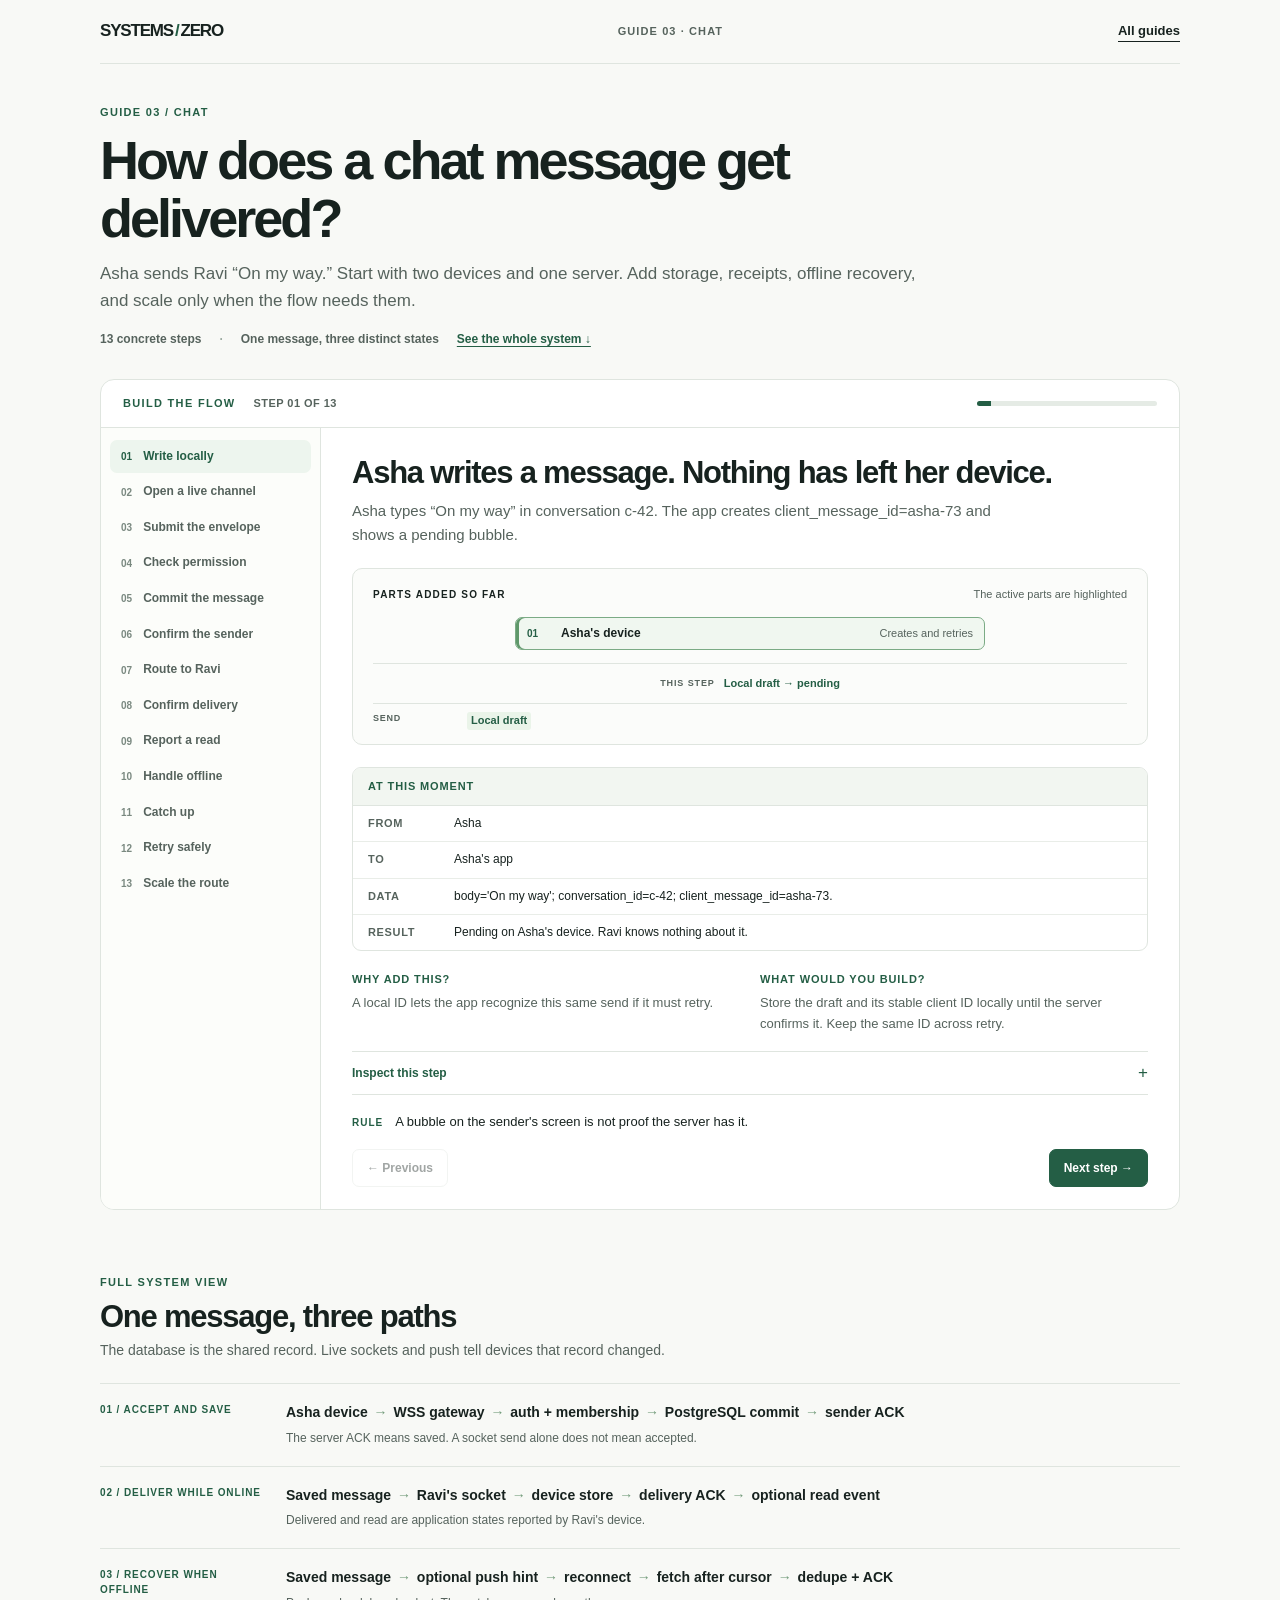
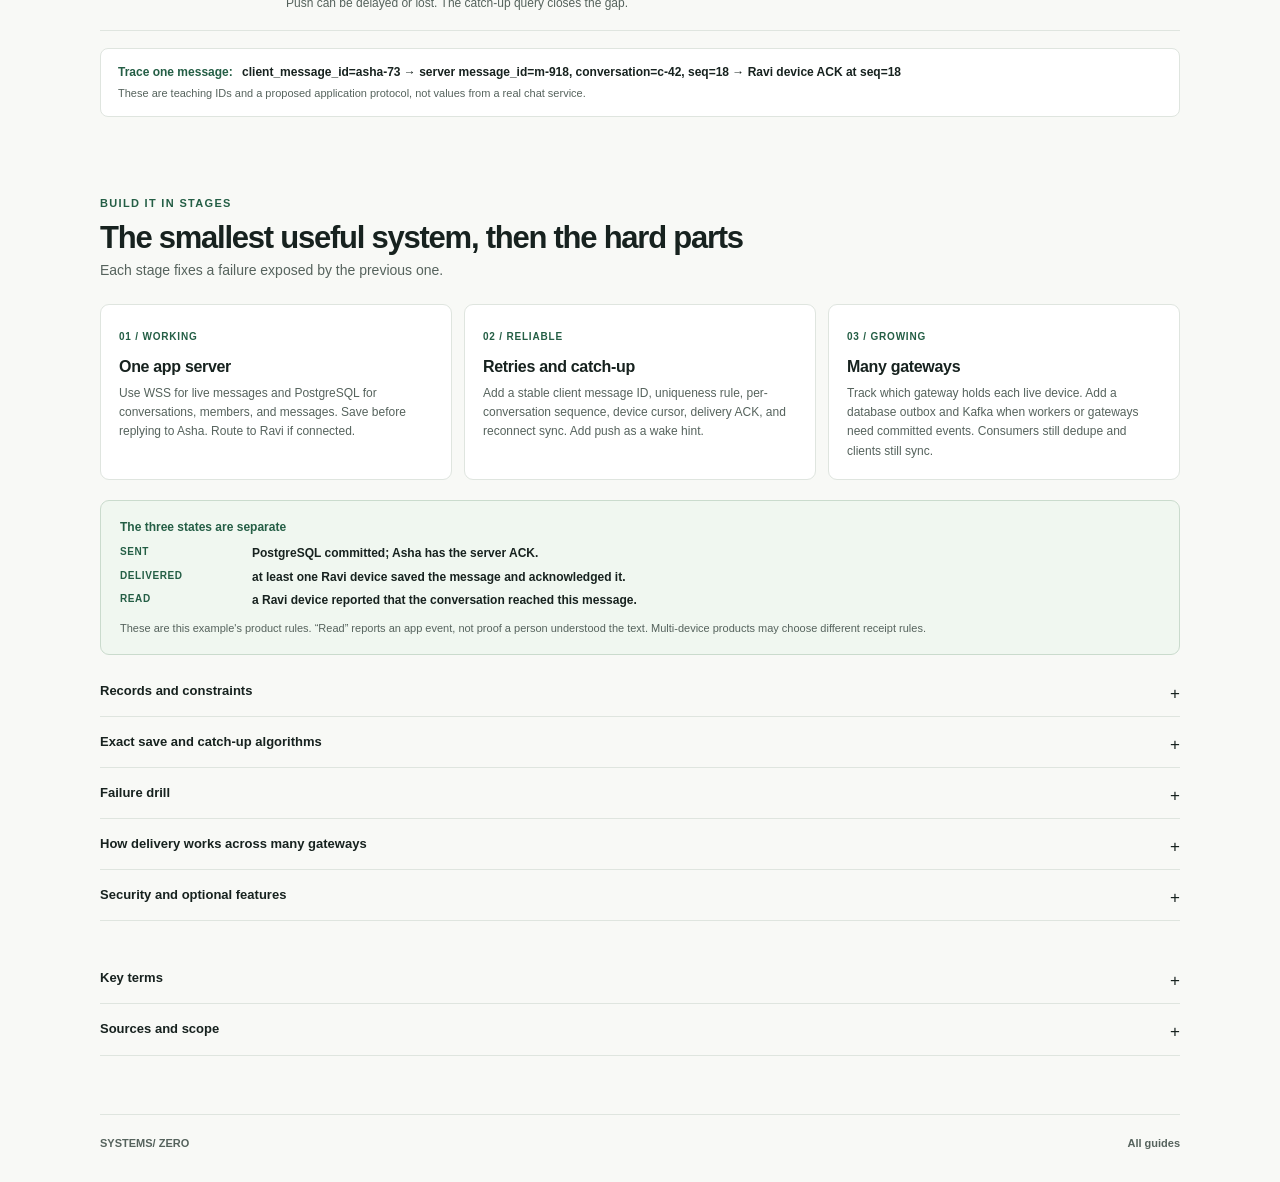
<file: guides/chat-delivery/index.html>
<!doctype html>
<html lang="en">
<head>
  <meta charset="UTF-8">
  <meta name="viewport" content="width=device-width, initial-scale=1">
  <meta name="theme-color" content="#f8f9f6">
  <meta name="description" content="Build a chat delivery system from one message: WebSocket, PostgreSQL, receipts, offline sync, push, and Kafka.">
  <link rel="icon" href="../../favicon.svg" type="image/svg+xml">
  <link rel="stylesheet" href="../shared.css">
  <script src="guide-data.js" defer></script>
  <script src="guide.js" defer></script>
  <title>Chat message delivery | Systems from Zero</title>
</head>
<body>
  <a class="skip-link" href="#flow">Skip to chat flow</a>
  <header class="topbar wrap">
    <a class="brand" href="../../">SYSTEMS<span>/</span>ZERO</a>
    <span class="header-label">GUIDE 03 · CHAT</span>
    <a class="back-link" href="../../">All guides</a>
  </header>
  <main class="wrap">
    <div class="intro">
      <p class="eyebrow">GUIDE 03 / CHAT</p>
      <h1>How does a chat message get delivered?</h1>
      <p>Asha sends Ravi “On my way.” Start with two devices and one server. Add storage, receipts, offline recovery, and scale only when the flow needs them.</p>
      <div class="intro-meta"><span>13 concrete steps</span><span>One message, three distinct states</span><a href="#system-map">See the whole system ↓</a></div>
    </div>
    <noscript><p class="no-script">Turn on JavaScript to use the step by step flow. The full system view and reference below are still available.</p></noscript>
    <section id="flow" class="flow" aria-label="Build the chat delivery flow">
      <div class="flow-top"><div><span class="section-label">BUILD THE FLOW</span><span id="step-number" class="step-number">STEP 01 OF 13</span></div><div class="progress" aria-hidden="true"><span id="progress-fill"></span></div></div>
      <div class="flow-grid">
        <nav id="steps" class="steps" role="tablist" aria-label="Chat delivery steps"></nav>
        <article id="step-content" class="step-content" role="tabpanel" aria-live="polite">
          <h2 id="step-title"></h2><p id="step-summary" class="summary"></p>
          <div class="diagram" aria-label="Chat system parts">
            <div class="diagram-heading"><strong>PARTS ADDED SO FAR</strong><span>The active parts are highlighted</span></div>
            <div id="route" class="route"></div>
            <div class="signal"><span>THIS STEP</span><strong id="signal"></strong></div>
            <div id="layers" class="layers" aria-label="Capabilities added so far"></div>
          </div>
          <div class="handoff"><h3>At this moment</h3><dl>
            <div><dt>From</dt><dd id="handoff-from"></dd></div><div><dt>To</dt><dd id="handoff-to"></dd></div>
            <div><dt>Data</dt><dd id="handoff-message"></dd></div><div><dt>Result</dt><dd id="handoff-state"></dd></div>
          </dl></div>
          <div class="explanation"><div><h3>Why add this?</h3><p id="step-why"></p></div><div><h3>What would you build?</h3><p id="step-tech"></p></div></div>
          <details class="inspect"><summary>Inspect this step</summary><div><h3>Under the hood</h3><p id="step-inside"></p><h3>If it fails</h3><p id="step-failure"></p><a id="step-source" href="https://developer.mozilla.org/en-US/docs/Web/API/WebSockets_API" target="_blank" rel="noopener noreferrer"></a></div></details>
          <p class="takeaway"><strong>Rule</strong><span id="takeaway"></span></p>
          <div class="controls"><button id="previous" type="button">← Previous</button><button id="next" type="button">Next step →</button></div>
        </article>
      </div>
    </section>
    <section id="system-map" class="system-map" aria-labelledby="map-title">
      <div class="section-heading"><p class="eyebrow">FULL SYSTEM VIEW</p><h2 id="map-title">One message, three paths</h2><p>The database is the shared record. Live sockets and push tell devices that record changed.</p></div>
      <div class="system-lanes">
        <div><span>01 / ACCEPT AND SAVE</span><p>Asha device <b>→</b> WSS gateway <b>→</b> auth + membership <b>→</b> PostgreSQL commit <b>→</b> sender ACK</p><small>The server ACK means saved. A socket send alone does not mean accepted.</small></div>
        <div><span>02 / DELIVER WHILE ONLINE</span><p>Saved message <b>→</b> Ravi's socket <b>→</b> device store <b>→</b> delivery ACK <b>→</b> optional read event</p><small>Delivered and read are application states reported by Ravi's device.</small></div>
        <div><span>03 / RECOVER WHEN OFFLINE</span><p>Saved message <b>→</b> optional push hint <b>→</b> reconnect <b>→</b> fetch after cursor <b>→</b> dedupe + ACK</p><small>Push can be delayed or lost. The catch-up query closes the gap.</small></div>
      </div>
      <p class="trace"><strong>Trace one message:</strong> client_message_id=asha-73 → server message_id=m-918, conversation=c-42, seq=18 → Ravi device ACK at seq=18 <span>These are teaching IDs and a proposed application protocol, not values from a real chat service.</span></p>
    </section>
    <section class="blueprint" aria-labelledby="blueprint-title">
      <div class="section-heading"><p class="eyebrow">BUILD IT IN STAGES</p><h2 id="blueprint-title">The smallest useful system, then the hard parts</h2><p>Each stage fixes a failure exposed by the previous one.</p></div>
      <div class="blueprint-grid">
        <article><span>01 / WORKING</span><h3>One app server</h3><p>Use WSS for live messages and PostgreSQL for conversations, members, and messages. Save before replying to Asha. Route to Ravi if connected.</p></article>
        <article><span>02 / RELIABLE</span><h3>Retries and catch-up</h3><p>Add a stable client message ID, uniqueness rule, per-conversation sequence, device cursor, delivery ACK, and reconnect sync. Add push as a wake hint.</p></article>
        <article><span>03 / GROWING</span><h3>Many gateways</h3><p>Track which gateway holds each live device. Add a database outbox and Kafka when workers or gateways need committed events. Consumers still dedupe and clients still sync.</p></article>
      </div>
      <div class="state-model"><strong>The three states are separate</strong>
        <p><span>Sent</span> PostgreSQL committed; Asha has the server ACK.</p>
        <p><span>Delivered</span> at least one Ravi device saved the message and acknowledged it.</p>
        <p><span>Read</span> a Ravi device reported that the conversation reached this message.</p>
        <small>These are this example's product rules. “Read” reports an app event, not proof a person understood the text. Multi-device products may choose different receipt rules.</small>
      </div>
      <details class="reference-detail"><summary>Records and constraints</summary><div class="reference-body">
        <p><strong>conversations:</strong> id, next_seq. Lock its row while assigning the next message number.</p>
        <p><strong>members:</strong> conversation_id, user_id, membership state. Check membership again in the save transaction if removal can race a send.</p>
        <p><strong>messages:</strong> message_id, conversation_id, seq, sender_id, client_message_id, body, created_at. Enforce unique (conversation_id, seq) and unique (sender_id, client_message_id). Keep IDs and sequence values non-null.</p>
        <p><strong>device_cursors:</strong> device_id, conversation_id, highest contiguous seq saved. Store delivery and read receipts separately if the product displays them.</p>
        <p><strong>outbox, at scale:</strong> event_id, conversation_id, message_id, seq. Insert with the message in the same transaction; publish after commit.</p>
      </div></details>
      <details class="reference-detail"><summary>Exact save and catch-up algorithms</summary><div class="reference-body">
        <p><strong>Send transaction:</strong></p>
        <ol>
          <li>Read the authenticated user from the socket session. Validate the payload before opening a database transaction.</li>
          <li>Begin a transaction and lock the c-42 conversation row. Confirm that Asha is still a member.</li>
          <li>Look up (Asha, asha-73). If it exists, verify the original conversation and body, then return its message ID and sequence after the transaction ends.</li>
          <li>If absent, take next_seq as the new sequence, increment next_seq, and insert the message. At scale, insert its outbox event in this same transaction.</li>
          <li>Commit. Send Asha the server ACK. Route the committed message to Ravi's connected devices.</li>
        </ol>
        <p><strong>Catch-up:</strong> Ravi sends his last contiguous saved sequence for c-42. Check membership, query later messages in sequence order with a page limit, and send the page. Ravi saves each unseen message by message_id, advances his cursor only through contiguous sequences, and acknowledges stored messages. Repeat until caught up.</p>
        <p><strong>Client ID:</strong> use a random unique value in a real app. The short IDs here make the trace easy to read.</p>
      </div></details>
      <details class="reference-detail"><summary>Failure drill</summary><div class="reference-body">
        <p><strong>ACK lost after commit:</strong> Asha retries the same client_message_id; return the existing message_id and seq.</p>
        <p><strong>Ravi's socket closes:</strong> keep the saved row. Reconnect fetches messages after the device's last contiguous seq.</p>
        <p><strong>Push is late or dropped:</strong> chat remains in PostgreSQL. A later app open runs the same catch-up query.</p>
        <p><strong>Two sends race:</strong> one conversation row lock serializes sequence assignment. Render by seq, not client timestamps.</p>
        <p><strong>Worker handles an event twice:</strong> identify it by event_id or message_id and make the consumer safe to retry.</p>
      </div></details>
      <details class="reference-detail"><summary>How delivery works across many gateways</summary><div class="reference-body">
        <p><strong>Connection directory:</strong> when Ravi's device connects, its gateway records device_id → gateway_id in a shared store such as Redis. Renew a short expiry while the socket is alive. A stale entry only means a live attempt can fail; reconnect sync still repairs the gap.</p>
        <p><strong>Committed event:</strong> the message transaction also writes an outbox row. A relay publishes that row to Kafka with conversation_id as key, so one conversation's events land in one partition under a stable partition layout.</p>
        <p><strong>Final hop:</strong> a worker reads the event, finds Ravi's connected devices, and forwards m-918 to their gateways. Each gateway writes to its local sockets. Devices dedupe by message_id and ACK after saving.</p>
        <p><strong>Ordering:</strong> Kafka orders events inside a partition. The chat UI still orders by the PostgreSQL sequence; it must tolerate duplicate or late event delivery.</p>
      </div></details>
      <details class="reference-detail"><summary>Security and optional features</summary><div class="reference-body">
        <p><strong>Transport:</strong> WSS protects the device-to-server connection. Authorize each socket and each conversation action. Limit message size and send rate.</p>
        <p><strong>End-to-end encryption:</strong> requires client key management and encrypted message bodies. WSS alone is not end-to-end encryption; a server holding plaintext can read it.</p>
        <p><strong>Attachments:</strong> store file bytes in object storage and send a reference in the message after upload and access checks. That is a separate flow.</p>
        <p><strong>Deletion and retention:</strong> define how clients advance past removed sequence numbers, for example with a tombstone. Do not silently skip a missing message.</p>
      </div></details>
    </section>
    <section class="reference" aria-label="Reference information">
      <details><summary>Key terms</summary><div class="reference-body">
        <p><strong>WSS</strong> WebSocket over TLS: a live two-way connection.</p>
        <p><strong>Server ACK</strong> An application reply after the database commit.</p>
        <p><strong>Client message ID</strong> A stable ID made by the sending device and reused on retry.</p>
        <p><strong>Sequence</strong> The server's order for messages in one conversation.</p>
        <p><strong>Cursor</strong> The last contiguous message sequence saved by one device.</p>
        <p><strong>Delivery ACK</strong> A recipient device's report that it saved a message.</p>
        <p><strong>Outbox</strong> A database row recording an event to publish after the same transaction commits.</p>
      </div></details>
      <details><summary>Sources and scope</summary><div class="reference-body">
        <p>This is a buildable teaching design for a one-to-one chat. The IDs, protocol messages, receipt meanings, and tables are defined for this example; they do not describe any company's private implementation. WebSocket, PostgreSQL, FCM, Debezium, and Kafka documentation support the stated behavior of those tools. Push and Kafka are optional additions.</p>
        <ul>
          <li><a href="https://developer.mozilla.org/en-US/docs/Web/API/WebSockets_API" target="_blank" rel="noopener noreferrer">MDN: WebSocket API</a></li>
          <li><a href="https://www.postgresql.org/docs/current/ddl-constraints.html" target="_blank" rel="noopener noreferrer">PostgreSQL: unique constraints</a></li>
          <li><a href="https://www.postgresql.org/docs/current/explicit-locking.html" target="_blank" rel="noopener noreferrer">PostgreSQL: row locks</a></li>
          <li><a href="https://firebase.google.com/docs/cloud-messaging/customize-messages/setting-message-lifespan" target="_blank" rel="noopener noreferrer">Firebase: message delivery and expiry</a></li>
          <li><a href="https://firebase.google.com/docs/cloud-messaging/customize-messages/collapsible-message-types" target="_blank" rel="noopener noreferrer">Firebase: ordering and collapsible hints</a></li>
          <li><a href="https://firebase.google.com/docs/cloud-messaging/android/receive-messages" target="_blank" rel="noopener noreferrer">Firebase: receiving messages on Android</a></li>
          <li><a href="https://debezium.io/documentation/reference/stable/transformations/outbox-event-router.html" target="_blank" rel="noopener noreferrer">Debezium: outbox event routing</a></li>
          <li><a href="https://kafka.apache.org/documentation/" target="_blank" rel="noopener noreferrer">Apache Kafka: partition ordering</a></li>
          <li><a href="https://redis.io/docs/latest/commands/expire/" target="_blank" rel="noopener noreferrer">Redis: expiring connection directory entries</a></li>
          <li><a href="https://signal.org/docs/specifications/doubleratchet/" target="_blank" rel="noopener noreferrer">Signal: end-to-end message encryption design</a></li>
        </ul>
      </div></details>
    </section>
  </main>
  <footer class="footer wrap"><span>SYSTEMS/ ZERO</span><a href="../../">All guides</a></footer>
</body>
</html>
</file>
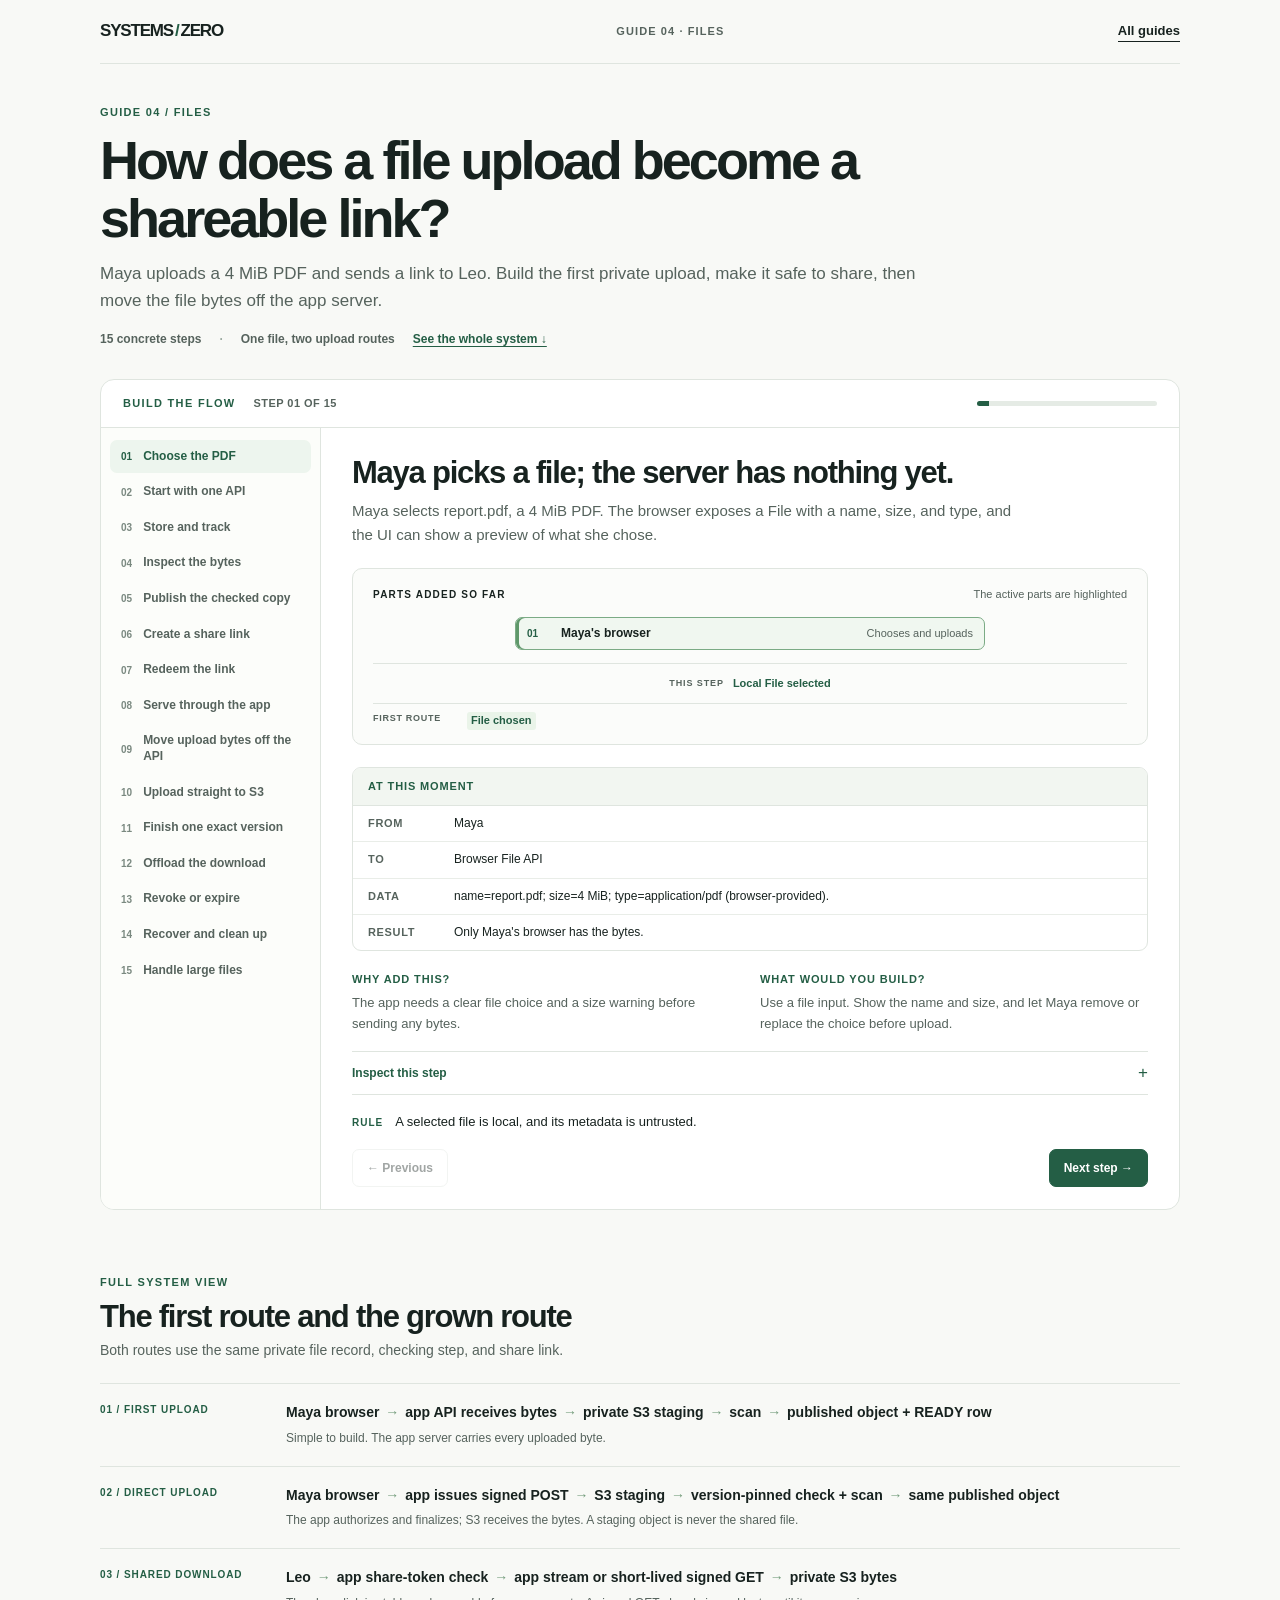
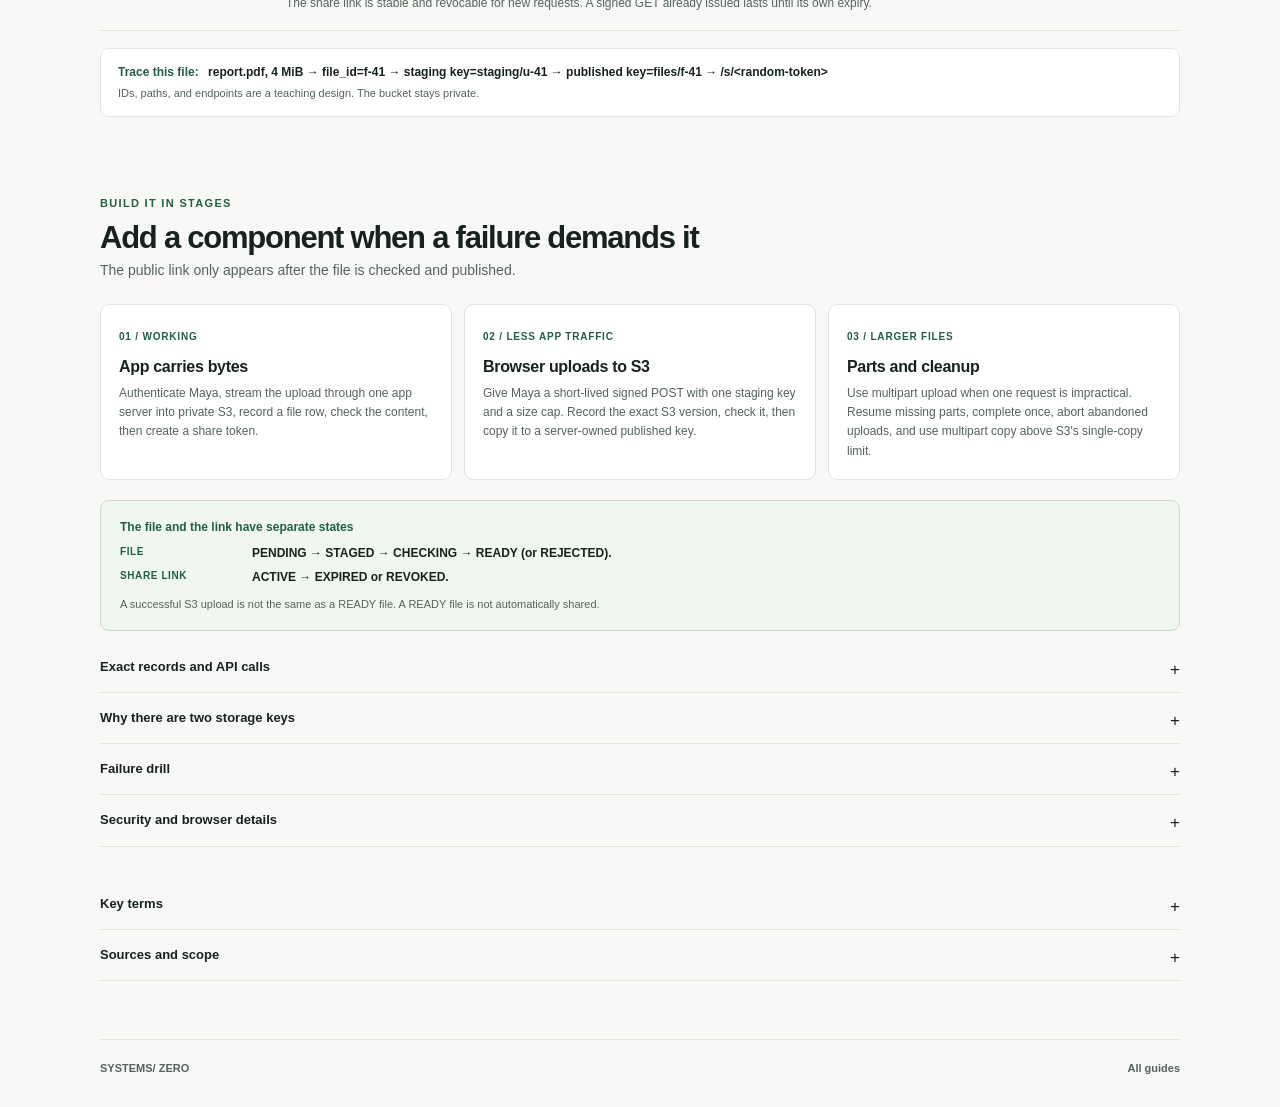
<file: guides/file-sharing/index.html>
<!doctype html>
<html lang="en">
<head>
  <meta charset="UTF-8">
  <meta name="viewport" content="width=device-width, initial-scale=1">
  <meta name="theme-color" content="#f8f9f6">
  <meta name="description" content="Build a file sharing system from a simple upload to private storage, scanning, share links, direct transfer, and large-file recovery.">
  <link rel="icon" href="../../favicon.svg" type="image/svg+xml">
  <link rel="stylesheet" href="../shared.css">
  <script src="guide-data.js" defer></script>
  <script src="guide.js" defer></script>
  <title>File upload to shareable link | Systems from Zero</title>
</head>
<body>
  <a class="skip-link" href="#flow">Skip to file sharing flow</a>
  <header class="topbar wrap">
    <a class="brand" href="../../">SYSTEMS<span>/</span>ZERO</a>
    <span class="header-label">GUIDE 04 · FILES</span>
    <a class="back-link" href="../../">All guides</a>
  </header>
  <main class="wrap">
    <div class="intro">
      <p class="eyebrow">GUIDE 04 / FILES</p>
      <h1>How does a file upload become a shareable link?</h1>
      <p>Maya uploads a 4 MiB PDF and sends a link to Leo. Build the first private upload, make it safe to share, then move the file bytes off the app server.</p>
      <div class="intro-meta"><span>15 concrete steps</span><span>One file, two upload routes</span><a href="#system-map">See the whole system ↓</a></div>
    </div>
    <noscript><p class="no-script">Turn on JavaScript to use the step by step flow. The full system view and reference below are still available.</p></noscript>
    <section id="flow" class="flow" aria-label="Build the file sharing flow">
      <div class="flow-top"><div><span class="section-label">BUILD THE FLOW</span><span id="step-number" class="step-number">STEP 01 OF 15</span></div><div class="progress" aria-hidden="true"><span id="progress-fill"></span></div></div>
      <div class="flow-grid">
        <nav id="steps" class="steps" role="tablist" aria-label="File sharing steps"></nav>
        <article id="step-content" class="step-content" role="tabpanel" aria-live="polite">
          <h2 id="step-title"></h2><p id="step-summary" class="summary"></p>
          <div class="diagram" aria-label="File sharing system parts">
            <div class="diagram-heading"><strong>PARTS ADDED SO FAR</strong><span>The active parts are highlighted</span></div>
            <div id="route" class="route"></div>
            <div class="signal"><span>THIS STEP</span><strong id="signal"></strong></div>
            <div id="layers" class="layers" aria-label="Capabilities added so far"></div>
          </div>
          <div class="handoff"><h3>At this moment</h3><dl>
            <div><dt>From</dt><dd id="handoff-from"></dd></div><div><dt>To</dt><dd id="handoff-to"></dd></div>
            <div><dt>Data</dt><dd id="handoff-message"></dd></div><div><dt>Result</dt><dd id="handoff-state"></dd></div>
          </dl></div>
          <div class="explanation"><div><h3>Why add this?</h3><p id="step-why"></p></div><div><h3>What would you build?</h3><p id="step-tech"></p></div></div>
          <details class="inspect"><summary>Inspect this step</summary><div><h3>Under the hood</h3><p id="step-inside"></p><h3>If it fails</h3><p id="step-failure"></p><a id="step-source" href="https://developer.mozilla.org/en-US/docs/Web/API/File_API" target="_blank" rel="noopener noreferrer"></a></div></details>
          <p class="takeaway"><strong>Rule</strong><span id="takeaway"></span></p>
          <div class="controls"><button id="previous" type="button">← Previous</button><button id="next" type="button">Next step →</button></div>
        </article>
      </div>
    </section>
    <section id="system-map" class="system-map" aria-labelledby="map-title">
      <div class="section-heading"><p class="eyebrow">FULL SYSTEM VIEW</p><h2 id="map-title">The first route and the grown route</h2><p>Both routes use the same private file record, checking step, and share link.</p></div>
      <div class="system-lanes">
        <div><span>01 / FIRST UPLOAD</span><p>Maya browser <b>→</b> app API receives bytes <b>→</b> private S3 staging <b>→</b> scan <b>→</b> published object + READY row</p><small>Simple to build. The app server carries every uploaded byte.</small></div>
        <div><span>02 / DIRECT UPLOAD</span><p>Maya browser <b>→</b> app issues signed POST <b>→</b> S3 staging <b>→</b> version-pinned check + scan <b>→</b> same published object</p><small>The app authorizes and finalizes; S3 receives the bytes. A staging object is never the shared file.</small></div>
        <div><span>03 / SHARED DOWNLOAD</span><p>Leo <b>→</b> app share-token check <b>→</b> app stream or short-lived signed GET <b>→</b> private S3 bytes</p><small>The share link is stable and revocable for new requests. A signed GET already issued lasts until its own expiry.</small></div>
      </div>
      <p class="trace"><strong>Trace this file:</strong> report.pdf, 4 MiB → file_id=f-41 → staging key=staging/u-41 → published key=files/f-41 → /s/&lt;random-token&gt; <span>IDs, paths, and endpoints are a teaching design. The bucket stays private.</span></p>
    </section>
    <section class="blueprint" aria-labelledby="blueprint-title">
      <div class="section-heading"><p class="eyebrow">BUILD IT IN STAGES</p><h2 id="blueprint-title">Add a component when a failure demands it</h2><p>The public link only appears after the file is checked and published.</p></div>
      <div class="blueprint-grid">
        <article><span>01 / WORKING</span><h3>App carries bytes</h3><p>Authenticate Maya, stream the upload through one app server into private S3, record a file row, check the content, then create a share token.</p></article>
        <article><span>02 / LESS APP TRAFFIC</span><h3>Browser uploads to S3</h3><p>Give Maya a short-lived signed POST with one staging key and a size cap. Record the exact S3 version, check it, then copy it to a server-owned published key.</p></article>
        <article><span>03 / LARGER FILES</span><h3>Parts and cleanup</h3><p>Use multipart upload when one request is impractical. Resume missing parts, complete once, abort abandoned uploads, and use multipart copy above S3's single-copy limit.</p></article>
      </div>
      <div class="state-model"><strong>The file and the link have separate states</strong>
        <p><span>File</span> PENDING → STAGED → CHECKING → READY (or REJECTED).</p>
        <p><span>Share link</span> ACTIVE → EXPIRED or REVOKED.</p>
        <small>A successful S3 upload is not the same as a READY file. A READY file is not automatically shared.</small>
      </div>
      <details class="reference-detail"><summary>Exact records and API calls</summary><div class="reference-body">
        <p><strong>files:</strong> id, owner_id, original_name, expected_size, staged_key, staged_version, final_key, status, created_at. A unique final key is generated by the server.</p>
        <p><strong>shares:</strong> id, file_id, token_hash, expires_at, revoked_at. The raw random token is returned once in the link; the database stores its hash.</p>
        <p><strong>First route:</strong> POST /files with file bytes → PENDING row → private staging object → checks → final object → READY.</p>
        <p><strong>Direct route:</strong> POST /uploads with name, size, and base64 SHA-256 → upload_id + S3 POST fields. Browser POSTs the fields and file to S3; S3 returns x-amz-version-id. POST /uploads/{id}/complete with that version returns CHECKING. A worker checks that exact version, scans, copies, then marks READY.</p>
        <p><strong>Sharing:</strong> POST /files/{id}/shares returns /s/{token}. GET /s/{token} checks the share and READY file on every new request, then streams bytes or redirects to a short-lived signed GET.</p>
      </div></details>
      <details class="reference-detail"><summary>Why there are two storage keys</summary><div class="reference-body">
        <p><strong>Staging key:</strong> a short-lived upload permission can be reused before it expires. In a versioned staging bucket, each accepted write gets an S3 version ID. The server scans and copies one specified version.</p>
        <p><strong>Published key:</strong> only the app's server role can write here. It is unique to this file and is never handed to the browser for upload. The share link points to the file record, which points to this key.</p>
        <p><strong>Order:</strong> copy the checked version first; mark the database row READY only after the copy succeeds. If the database update fails, clean up the unused published object later.</p>
      </div></details>
      <details class="reference-detail"><summary>Failure drill</summary><div class="reference-body">
        <p><strong>Browser stops mid-upload:</strong> file row stays PENDING or STAGED. The user can retry; a cleanup job removes stale rows and staging versions.</p>
        <p><strong>S3 accepted bytes, browser missed the reply:</strong> reconcile using the upload session and exact version before starting another attempt. Never infer success from a progress bar.</p>
        <p><strong>Scan fails:</strong> mark REJECTED, keep the share endpoint closed, and delete or quarantine according to policy.</p>
        <p><strong>Copy succeeds, DB update fails:</strong> a published object exists without a READY row. Reconcile or delete it; do not issue a share link early.</p>
        <p><strong>Share is revoked:</strong> new /s/{token} requests fail. A signed GET already handed out remains usable until it expires; use app streaming if every request needs an immediate policy check.</p>
      </div></details>
      <details class="reference-detail"><summary>Security and browser details</summary><div class="reference-body">
        <p><strong>Type:</strong> the filename and browser Content-Type are hints, not proof. Allow only needed types, inspect bytes, scan risky content, and keep untrusted uploads away from the site's own origin.</p>
        <p><strong>Upload policy:</strong> sign an exact staging key, a content-length-range, and the checksum field. Keep the bucket private. S3 CORS must allow the app origin and POST, and expose x-amz-version-id for the direct route.</p>
        <p><strong>Download:</strong> use Content-Disposition: attachment with a safe filename for this PDF flow. An anyone-with-link URL is a bearer secret; keep it out of logs and third-party page requests, and use a no-referrer policy on the share page.</p>
        <p><strong>Limits:</strong> cap upload size and rate per account, limit share redemption rate, and set lifecycle cleanup for incomplete multipart uploads and old staging versions.</p>
      </div></details>
    </section>
    <section class="reference" aria-label="Reference information">
      <details><summary>Key terms</summary><div class="reference-body">
        <p><strong>Object key</strong> The private storage name for bytes in S3; it is not the share URL.</p>
        <p><strong>Signed POST</strong> A temporary S3 form policy for uploading to one allowed staging key.</p>
        <p><strong>Version ID</strong> S3's identity for one write to a key in a versioned bucket.</p>
        <p><strong>Checksum</strong> A value used to detect changed bytes during transfer. It does not declare content safe.</p>
        <p><strong>Share token</strong> A random secret in the stable app link, checked against the share record.</p>
        <p><strong>Signed GET</strong> A temporary storage URL created only after the app accepts a share request.</p>
        <p><strong>Multipart upload</strong> S3's way to upload a large object as separately retriable parts.</p>
      </div></details>
      <details><summary>Sources and scope</summary><div class="reference-body">
        <p>This is a teaching design for a 4 MiB PDF in a private, versioned S3 bucket with PostgreSQL metadata. The file IDs, API paths, state names, and share rules are chosen here; they do not describe a particular service's internals. The later multipart path is an alternative for larger files.</p>
        <ul>
          <li><a href="https://developer.mozilla.org/en-US/docs/Web/API/File_API" target="_blank" rel="noopener noreferrer">MDN: browser File API</a></li>
          <li><a href="https://cheatsheetseries.owasp.org/cheatsheets/File_Upload_Cheat_Sheet.html" target="_blank" rel="noopener noreferrer">OWASP: file upload validation</a></li>
          <li><a href="https://www.w3.org/TR/capability-urls/" target="_blank" rel="noopener noreferrer">W3C: capability URLs and link secrecy</a></li>
          <li><a href="https://docs.aws.amazon.com/AmazonS3/latest/developerguide/sigv4-HTTPPOSTConstructPolicy.html" target="_blank" rel="noopener noreferrer">AWS: signed POST policy conditions</a></li>
          <li><a href="https://docs.aws.amazon.com/AmazonS3/latest/developerguide/RESTObjectPOST.html" target="_blank" rel="noopener noreferrer">AWS: POST Object checksum fields</a></li>
          <li><a href="https://docs.aws.amazon.com/AmazonS3/latest/userguide/cors.html" target="_blank" rel="noopener noreferrer">AWS: S3 browser CORS</a></li>
          <li><a href="https://docs.aws.amazon.com/AmazonS3/latest/userguide/AddingObjectstoVersioningEnabledBuckets.html" target="_blank" rel="noopener noreferrer">AWS: S3 version IDs</a></li>
          <li><a href="https://docs.aws.amazon.com/AmazonS3/latest/API/API_HeadObject.html" target="_blank" rel="noopener noreferrer">AWS: HeadObject metadata</a></li>
          <li><a href="https://docs.aws.amazon.com/AmazonS3/latest/userguide/checking-object-integrity.html" target="_blank" rel="noopener noreferrer">AWS: object checksums</a></li>
          <li><a href="https://docs.aws.amazon.com/AmazonS3/latest/API/API_CopyObject.html" target="_blank" rel="noopener noreferrer">AWS: copy a specified object version</a></li>
          <li><a href="https://docs.aws.amazon.com/AmazonS3/latest/userguide/using-presigned-url.html" target="_blank" rel="noopener noreferrer">AWS: signed GET URLs and expiry</a></li>
          <li><a href="https://docs.aws.amazon.com/AmazonS3/latest/userguide/mpuoverview.html" target="_blank" rel="noopener noreferrer">AWS: multipart upload</a></li>
          <li><a href="https://developer.mozilla.org/en-US/docs/Web/HTTP/Reference/Headers/Content-Disposition" target="_blank" rel="noopener noreferrer">MDN: download Content-Disposition</a></li>
        </ul>
      </div></details>
    </section>
  </main>
  <footer class="footer wrap"><span>SYSTEMS/ ZERO</span><a href="../../">All guides</a></footer>
</body>
</html>
</file>
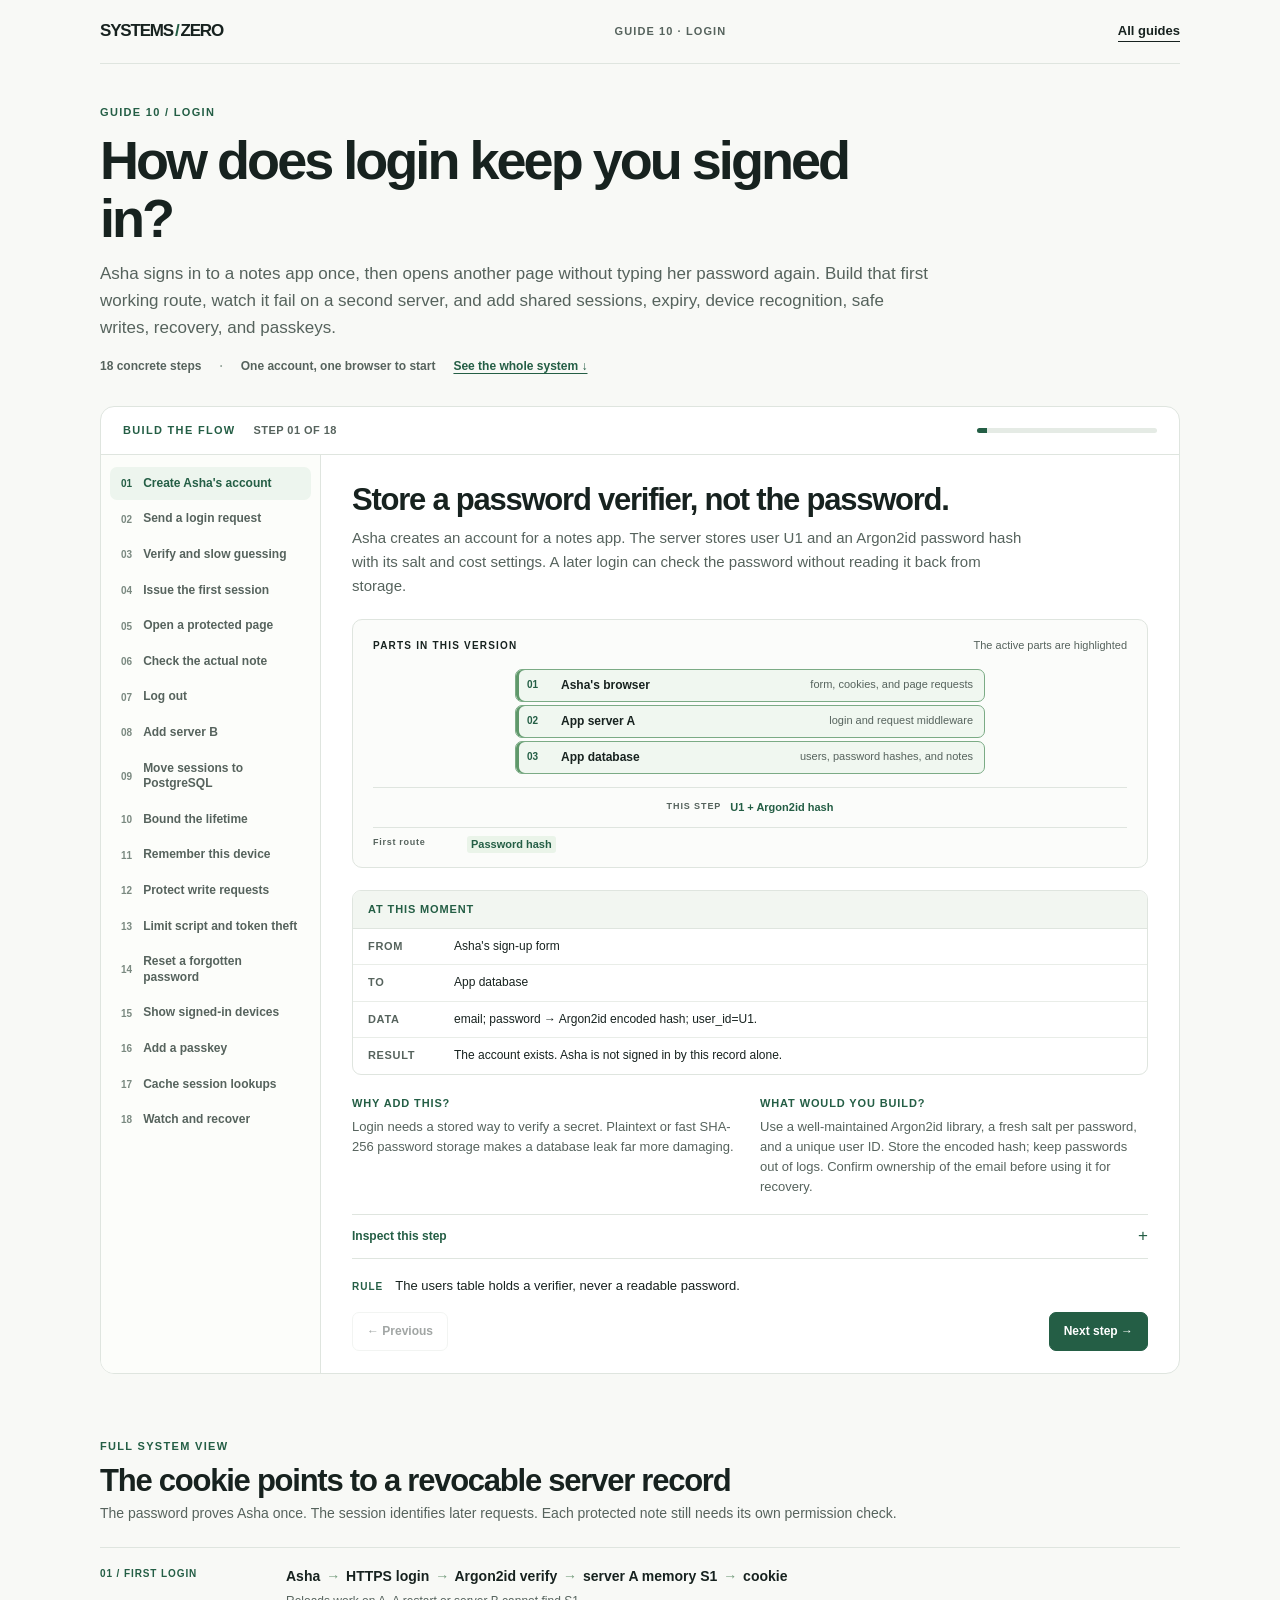
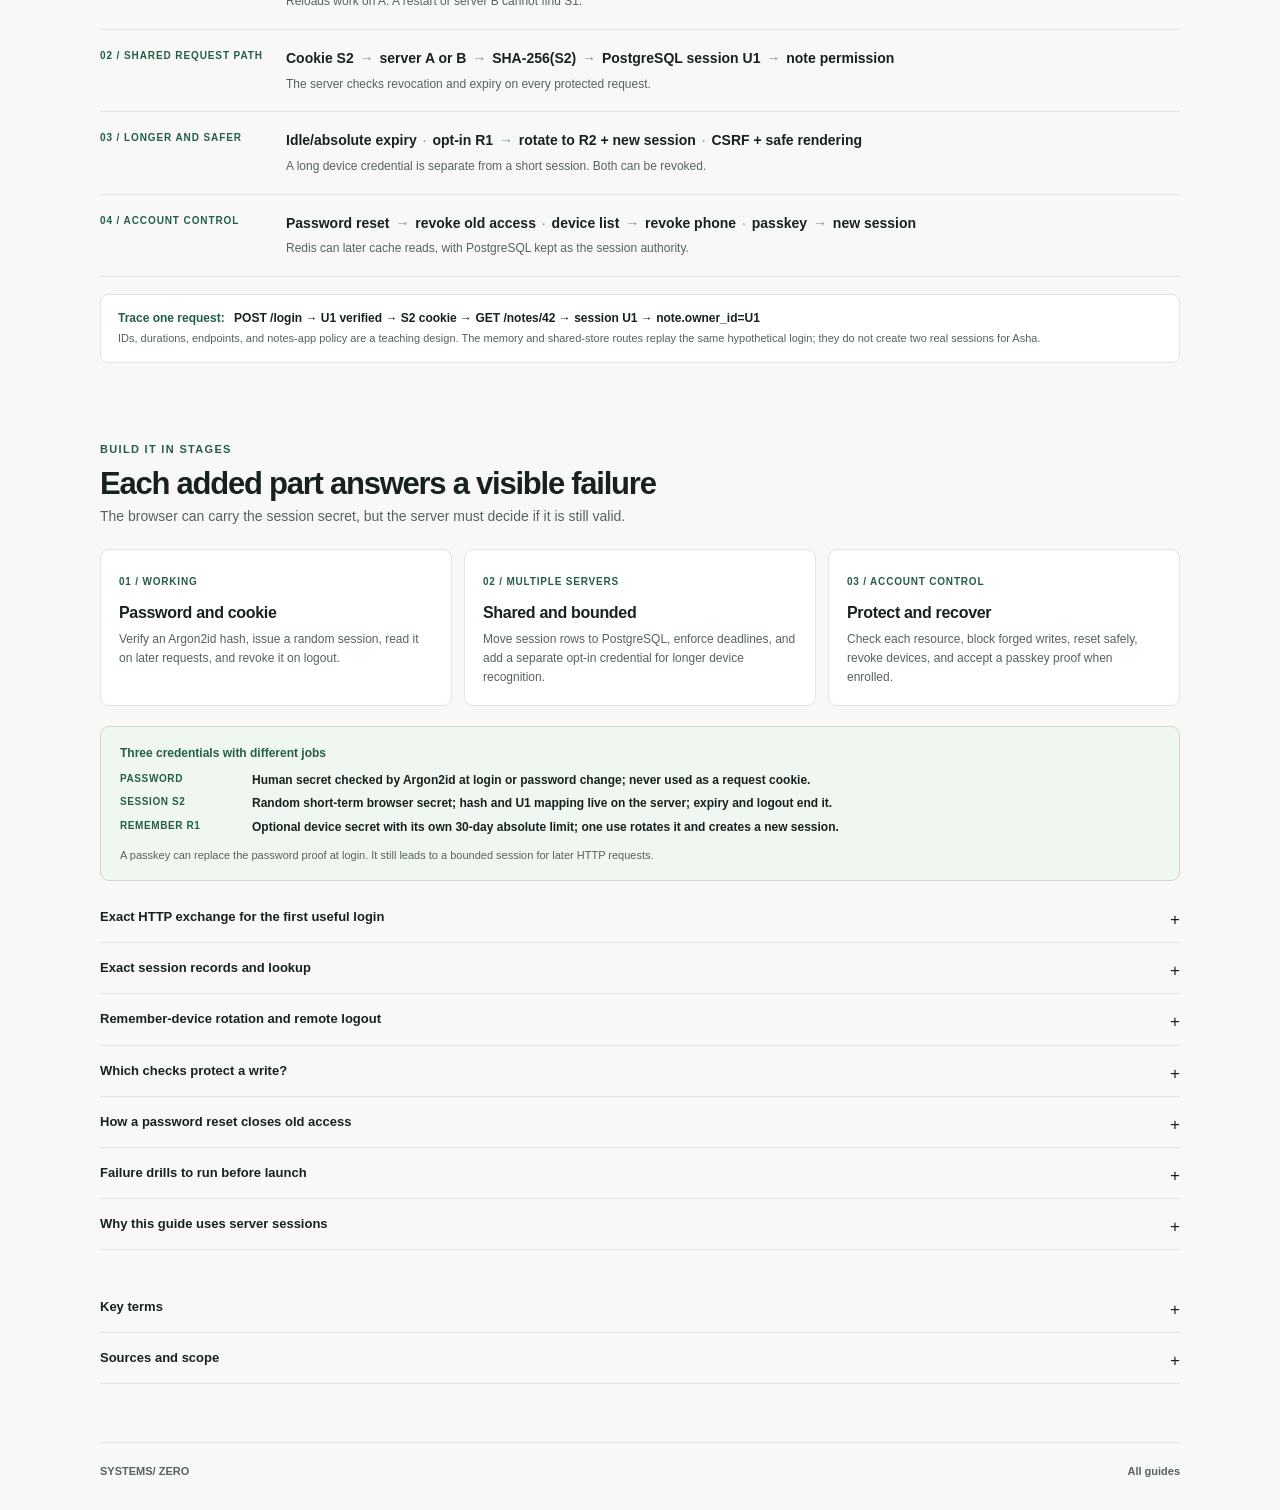
<file: guides/login-sessions/index.html>
<!doctype html>
<html lang="en">
<head>
  <meta charset="UTF-8">
  <meta name="viewport" content="width=device-width, initial-scale=1">
  <meta name="theme-color" content="#f8f9f6">
  <meta name="description" content="Build a login system from a password check to an opaque cookie, shared sessions, expiry, device recognition, logout, recovery, and passkeys.">
  <link rel="icon" href="../../favicon.svg" type="image/svg+xml">
  <link rel="stylesheet" href="../shared.css">
  <link rel="stylesheet" href="guide.css">
  <script src="guide-data.js" defer></script>
  <script src="guide.js" defer></script>
  <title>How login keeps you signed in | Systems from Zero</title>
</head>
<body>
  <a class="skip-link" href="#flow">Skip to login flow</a>
  <header class="topbar wrap">
    <a class="brand" href="../../">SYSTEMS<span>/</span>ZERO</a>
    <span class="header-label">GUIDE 10 · LOGIN</span>
    <a class="back-link" href="../../">All guides</a>
  </header>
  <main class="wrap">
    <div class="intro">
      <p class="eyebrow">GUIDE 10 / LOGIN</p>
      <h1>How does login keep you signed in?</h1>
      <p>Asha signs in to a notes app once, then opens another page without typing her password again. Build that first working route, watch it fail on a second server, and add shared sessions, expiry, device recognition, safe writes, recovery, and passkeys.</p>
      <div class="intro-meta"><span>18 concrete steps</span><span>One account, one browser to start</span><a href="#system-map">See the whole system ↓</a></div>
    </div>
    <noscript><p class="no-script">Turn on JavaScript to use the step by step flow. The full system view and reference below are still available.</p></noscript>
    <section id="flow" class="flow" aria-label="Build the login flow">
      <div class="flow-top"><div><span class="section-label">BUILD THE FLOW</span><span id="step-number" class="step-number">STEP 01 OF 18</span></div><div class="progress" aria-hidden="true"><span id="progress-fill"></span></div></div>
      <div class="flow-grid">
        <nav id="steps" class="steps" role="tablist" aria-label="Login steps"></nav>
        <article id="step-content" class="step-content" role="tabpanel" aria-live="polite">
          <h2 id="step-title"></h2><p id="step-summary" class="summary"></p>
          <div class="diagram" aria-label="Login system parts added so far">
            <div class="diagram-heading"><strong>PARTS IN THIS VERSION</strong><span>The active parts are highlighted</span></div>
            <div id="route" class="route"></div>
            <div class="signal"><span>THIS STEP</span><strong id="signal"></strong></div>
            <div id="layers" class="layers" aria-label="Capabilities added so far"></div>
          </div>
          <div class="handoff"><h3>At this moment</h3><dl>
            <div><dt>From</dt><dd id="handoff-from"></dd></div><div><dt>To</dt><dd id="handoff-to"></dd></div>
            <div><dt>Data</dt><dd id="handoff-message"></dd></div><div><dt>Result</dt><dd id="handoff-state"></dd></div>
          </dl></div>
          <div class="explanation"><div><h3>Why add this?</h3><p id="step-why"></p></div><div><h3>What would you build?</h3><p id="step-tech"></p></div></div>
          <details class="inspect"><summary>Inspect this step</summary><div><h3>Under the hood</h3><p id="step-inside"></p><h3>If it fails</h3><p id="step-failure"></p><a id="step-source" href="https://cheatsheetseries.owasp.org/cheatsheets/Session_Management_Cheat_Sheet.html" target="_blank" rel="noopener noreferrer"></a></div></details>
          <p class="takeaway"><strong>Rule</strong><span id="takeaway"></span></p>
          <div class="controls"><button id="previous" type="button">← Previous</button><button id="next" type="button">Next step →</button></div>
        </article>
      </div>
    </section>
    <section id="system-map" class="system-map" aria-labelledby="map-title">
      <div class="section-heading"><p class="eyebrow">FULL SYSTEM VIEW</p><h2 id="map-title">The cookie points to a revocable server record</h2><p>The password proves Asha once. The session identifies later requests. Each protected note still needs its own permission check.</p></div>
      <div class="system-lanes">
        <div><span>01 / FIRST LOGIN</span><p>Asha <b>→</b> HTTPS login <b>→</b> Argon2id verify <b>→</b> server A memory S1 <b>→</b> cookie</p><small>Reloads work on A. A restart or server B cannot find S1.</small></div>
        <div><span>02 / SHARED REQUEST PATH</span><p>Cookie S2 <b>→</b> server A or B <b>→</b> SHA-256(S2) <b>→</b> PostgreSQL session U1 <b>→</b> note permission</p><small>The server checks revocation and expiry on every protected request.</small></div>
        <div><span>03 / LONGER AND SAFER</span><p>Idle/absolute expiry <b>·</b> opt-in R1 <b>→</b> rotate to R2 + new session <b>·</b> CSRF + safe rendering</p><small>A long device credential is separate from a short session. Both can be revoked.</small></div>
        <div><span>04 / ACCOUNT CONTROL</span><p>Password reset <b>→</b> revoke old access <b>·</b> device list <b>→</b> revoke phone <b>·</b> passkey <b>→</b> new session</p><small>Redis can later cache reads, with PostgreSQL kept as the session authority.</small></div>
      </div>
      <p class="trace"><strong>Trace one request:</strong> POST /login → U1 verified → S2 cookie → GET /notes/42 → session U1 → note.owner_id=U1 <span>IDs, durations, endpoints, and notes-app policy are a teaching design. The memory and shared-store routes replay the same hypothetical login; they do not create two real sessions for Asha.</span></p>
    </section>
    <section class="blueprint" aria-labelledby="blueprint-title">
      <div class="section-heading"><p class="eyebrow">BUILD IT IN STAGES</p><h2 id="blueprint-title">Each added part answers a visible failure</h2><p>The browser can carry the session secret, but the server must decide if it is still valid.</p></div>
      <div class="blueprint-grid">
        <article><span>01 / WORKING</span><h3>Password and cookie</h3><p>Verify an Argon2id hash, issue a random session, read it on later requests, and revoke it on logout.</p></article>
        <article><span>02 / MULTIPLE SERVERS</span><h3>Shared and bounded</h3><p>Move session rows to PostgreSQL, enforce deadlines, and add a separate opt-in credential for longer device recognition.</p></article>
        <article><span>03 / ACCOUNT CONTROL</span><h3>Protect and recover</h3><p>Check each resource, block forged writes, reset safely, revoke devices, and accept a passkey proof when enrolled.</p></article>
      </div>
      <div class="state-model"><strong>Three credentials with different jobs</strong>
        <p><span>Password</span> Human secret checked by Argon2id at login or password change; never used as a request cookie.</p>
        <p><span>Session S2</span> Random short-term browser secret; hash and U1 mapping live on the server; expiry and logout end it.</p>
        <p><span>Remember R1</span> Optional device secret with its own 30-day absolute limit; one use rotates it and creates a new session.</p>
        <small>A passkey can replace the password proof at login. It still leads to a bounded session for later HTTP requests.</small>
      </div>
      <details class="reference-detail"><summary>Exact HTTP exchange for the first useful login</summary><div class="reference-body">
        <p>The values S1 and S2 below stand for 32 random bytes encoded for a cookie. They are not literal production tokens. The first route stores S1 in server A memory. The grown route stores only SHA-256(S2) in PostgreSQL.</p>
        <pre><code>POST /login HTTP/1.1
Content-Type: application/x-www-form-urlencoded

email=asha%40example.test&amp;password=...

HTTP/1.1 303 See Other
Location: /notes
Cache-Control: no-store
Set-Cookie: __Host-session=S2; Max-Age=28800; Path=/; Secure; HttpOnly; SameSite=Lax

GET /notes/42 HTTP/1.1
Cookie: __Host-session=S2</code></pre>
        <p><strong>Browser:</strong> Stores and sends the cookie under its host, path, security, and age rules. <strong>Server:</strong> Hashes S2, loads an active session, gets U1, then checks note 42 belongs to U1. The password never appears in the later GET.</p>
        <p>The <code>__Host-</code> prefix requires Secure, Path=/, and no Domain attribute in supporting browsers. HttpOnly is added to hide the cookie from page JavaScript. HTTPS is required for this route.</p>
      </div></details>
      <details class="reference-detail"><summary>Exact session records and lookup</summary><div class="reference-body">
        <p><strong>users:</strong> id=U1, normalized_email unique, password_hash (Argon2id encoded), email_verified_at, password_changed_at. Hash each human password with a unique salt through the library.</p>
        <p><strong>sessions:</strong> token_hash primary key, user_id, device_id, created_at, last_seen_at, idle_expires_at, absolute_expires_at, revoked_at. Store the SHA-256 hash of a random 256-bit token; do not store the raw cookie. A unique user ID is internal data, not a client authorization claim.</p>
        <pre><code>SELECT user_id, device_id
FROM sessions
WHERE token_hash = :sha256_cookie
  AND revoked_at IS NULL
  AND idle_expires_at &gt; now()
  AND absolute_expires_at &gt; now();
-- No row: unauthenticated. One row: check the requested object next.</code></pre>
        <p>For the notes route, query <code>WHERE note_id = :note_id AND owner_id = :session_user_id</code>. The browser-supplied URL selects a note; only the session-derived U1 can grant ownership. Extend idle expiry from server time after valid activity, never past the absolute limit.</p>
        <p><strong>Why two hashes differ:</strong> Argon2id slows guessing of a human password. SHA-256 is suitable here only because S2 is uniformly random and already has 256 bits of entropy.</p>
      </div></details>
      <details class="reference-detail"><summary>Remember-device rotation and remote logout</summary><div class="reference-body">
        <p><strong>remember_tokens:</strong> token_hash primary key, user_id, device_id, family_id, created_at, absolute_expires_at, consumed_at, revoked_at. R1 is a fresh random 256-bit token in a separate <code>__Host-remember</code> Secure, HttpOnly, SameSite=Lax cookie. Only its hash is stored.</p>
        <pre><code>Set-Cookie: __Host-remember=R1; Max-Age=2592000; Path=/; Secure; HttpOnly; SameSite=Lax</code></pre>
        <p><strong>Refresh:</strong> The browser makes one same-origin POST /session/refresh when S2 expires. The server validates Origin, atomically consumes live R1, creates S3 and R2, and sets both cookies. It does not move the device family's 30-day absolute deadline. Coordinate browser tabs so they do not race to consume R1.</p>
        <pre><code>UPDATE remember_tokens
SET consumed_at = now()
WHERE token_hash = :sha256_r1
  AND consumed_at IS NULL AND revoked_at IS NULL
  AND absolute_expires_at &gt; now()
RETURNING user_id, device_id, family_id, absolute_expires_at;
-- Require one row; insert R2 and S3 in the same transaction.</code></pre>
        <p><strong>Logout here:</strong> Revoke the current session and clear its cookie. <strong>Forget this device:</strong> Revoke its session and remember family, then clear both cookies. <strong>Log out everywhere:</strong> Revoke every active session and remember family for U1. Future requests fail; a request already in flight may finish.</p>
        <p>Rotating tokens gives an old value no right to mint more sessions. A replay can be a theft signal, but concurrent legitimate refreshes need a deliberate policy before a whole family is revoked.</p>
      </div></details>
      <details class="reference-detail"><summary>Which checks protect a write?</summary><div class="reference-body">
        <p><strong>POST /notes/42/delete:</strong> Check HTTPS; load active S2; validate the exact expected Origin; require a session-bound CSRF token in the request; verify U1 owns note 42; then delete it. Keep GET read-only. The checks apply at the server, not just in the UI.</p>
        <p><strong>CSRF:</strong> The browser automatically attaches cookies, so a valid S2 alone cannot show that Asha intended a cross-site request. SameSite=Lax helps but is not the only defense. The CSRF token is sent in a form field or custom header, not copied from the cookie or placed in a URL. Give each new session its own token. Login and remember-device refresh run before an active session token exists, so they use a separate same-origin policy.</p>
        <p><strong>XSS:</strong> Treat a note title/body as data. Escape it in HTML or use textContent; sanitize rich HTML with a maintained library. An injected same-origin script can submit actions with S2 even when HttpOnly prevents reading S2.</p>
        <p><strong>Sensitive changes:</strong> Require recent authentication before changing email, password, or passkey enrollment. Use the current server-side permission state near the write; a stale session cache should not grant a revoked privilege.</p>
      </div></details>
      <details class="reference-detail"><summary>How a password reset closes old access</summary><div class="reference-body">
        <p>POST /password-reset-request always gives the same public answer. For U1, create a random P1, store SHA-256(P1) with a short expiry, and email a link to the verified address. Redact reset URLs from access logs and analytics.</p>
        <p>When Asha submits a new password, use one PostgreSQL transaction to consume P1, replace U1's Argon2id hash, and revoke U1's active sessions and remember-token families. One returned row from this guarded update is the right to continue; zero means P1 was used, expired, or revoked.</p>
        <pre><code>UPDATE password_resets
SET used_at = now()
WHERE token_hash = :sha256_p1
  AND used_at IS NULL AND expires_at &gt; now()
RETURNING user_id;
-- In the same transaction: update password hash, revoke sessions
-- and remember-token families for the returned user_id.</code></pre>
        <p>Do not create a new logged-in session from P1. Asha signs in with the new password or an existing safe passkey after the reset.</p>
      </div></details>
      <details class="reference-detail"><summary>Failure drills to run before launch</summary><div class="reference-body">
        <p><strong>Unknown email versus wrong password:</strong> Show the same public error; issue no cookie; check throttling without revealing which account exists.</p>
        <p><strong>Refresh and replica:</strong> Log in on server A, route the next request to B, restart A, and assert S2 still resolves from PostgreSQL. Delete the row and assert both servers deny it.</p>
        <p><strong>Expiry:</strong> Move server time past idle and absolute deadlines separately. Assert the browser cookie alone never restores access. A remember device may create a new session only while its own token is live.</p>
        <p><strong>Logout and stolen copy:</strong> Copy S2 in a test, log out, then send it again. Assert denial. Revoke a phone's remember family and assert it cannot mint a new session.</p>
        <p><strong>Cross-site write:</strong> Send a POST with S2 but no valid Origin or CSRF token; assert note 42 survives. Try a valid S2 against Ben's note and assert denial.</p>
        <p><strong>Reset token:</strong> Use P1 once, then replay it; assert the second use fails and old sessions/remember tokens remain revoked.</p>
        <p><strong>Passkey:</strong> Replay a challenge or change the origin; assert verification fails and no session is issued.</p>
        <p><strong>Cache:</strong> Revoke S2 in PostgreSQL and test cache invalidation. For a sensitive action, assert the authoritative row is checked even if Redis briefly has an old copy.</p>
      </div></details>
      <details class="reference-detail"><summary>Why this guide uses server sessions</summary><div class="reference-body">
        <p><strong>Opaque cookie:</strong> The browser carries only a random handle. PostgreSQL holds U1, expiry, device, and revocation. Logout can end a session immediately for future authoritative reads.</p>
        <p><strong>Signed JWT in a cookie:</strong> A server can verify a signed claim without a session lookup, but a long-lived token remains usable until expiry unless the system adds a denylist, short lifespan with refresh, or another revocation mechanism. JWT does not remove CSRF or XSS concerns when it is carried by a cookie.</p>
        <p><strong>Sign in with another provider:</strong> OpenID Connect adds a separate identity-provider proof and callback checks. After verifying the provider response, this notes app can still issue its own S2 and use the same request/session/authorization path. That provider flow is a separate guide-sized branch.</p>
      </div></details>
    </section>
    <section class="reference" aria-label="Reference information">
      <details><summary>Key terms</summary><div class="reference-body">
        <p><strong>Authentication</strong> Proving who is signing in.</p>
        <p><strong>Authorization</strong> Checking whether that user may access one resource or action.</p>
        <p><strong>Session ID</strong> A random browser-held handle for a server-side login record.</p>
        <p><strong>Bearer secret</strong> A value that grants access to whoever presents it while valid.</p>
        <p><strong>Idle timeout</strong> Ends a session after no activity for a chosen period.</p>
        <p><strong>Absolute timeout</strong> Ends a session at a fixed limit even if it stays active.</p>
        <p><strong>CSRF</strong> A forged browser request that uses an automatically attached credential.</p>
        <p><strong>XSS</strong> Untrusted page content running as script in the site's origin.</p>
        <p><strong>Passkey</strong> A WebAuthn credential that signs a fresh challenge with a private key kept by an authenticator.</p>
      </div></details>
      <details><summary>Sources and scope</summary><div class="reference-body">
        <p>This is a teaching design for one first-party notes website on one HTTPS host. The IDs, policies, cookie ages, schema, and refresh path are examples, not a claim about a particular site's login system. Mobile apps, cross-domain single sign-on, enterprise identity, and regulated accounts need their own choices.</p>
        <ul>
          <li><a href="https://cheatsheetseries.owasp.org/cheatsheets/Password_Storage_Cheat_Sheet.html" target="_blank" rel="noopener noreferrer">OWASP: password hashing</a></li>
          <li><a href="https://cheatsheetseries.owasp.org/cheatsheets/Authentication_Cheat_Sheet.html" target="_blank" rel="noopener noreferrer">OWASP: authentication and throttling</a></li>
          <li><a href="https://cheatsheetseries.owasp.org/cheatsheets/Authorization_Cheat_Sheet.html" target="_blank" rel="noopener noreferrer">OWASP: per-request authorization</a></li>
          <li><a href="https://cheatsheetseries.owasp.org/cheatsheets/Session_Management_Cheat_Sheet.html" target="_blank" rel="noopener noreferrer">OWASP: sessions and expiry</a></li>
          <li><a href="https://developer.mozilla.org/en-US/docs/Web/HTTP/Reference/Headers/Set-Cookie" target="_blank" rel="noopener noreferrer">MDN: cookie attributes and __Host- prefix</a></li>
          <li><a href="https://cheatsheetseries.owasp.org/cheatsheets/Cross-Site_Request_Forgery_Prevention_Cheat_Sheet.html" target="_blank" rel="noopener noreferrer">OWASP: CSRF prevention</a></li>
          <li><a href="https://cheatsheetseries.owasp.org/cheatsheets/Cross_Site_Scripting_Prevention_Cheat_Sheet.html" target="_blank" rel="noopener noreferrer">OWASP: XSS prevention</a></li>
          <li><a href="https://cheatsheetseries.owasp.org/cheatsheets/Forgot_Password_Cheat_Sheet.html" target="_blank" rel="noopener noreferrer">OWASP: password reset</a></li>
          <li><a href="https://www.w3.org/TR/webauthn-3/" target="_blank" rel="noopener noreferrer">W3C: WebAuthn passkeys</a></li>
          <li><a href="https://redis.io/docs/latest/commands/expire/" target="_blank" rel="noopener noreferrer">Redis: cache expiry</a></li>
        </ul>
      </div></details>
    </section>
  </main>
  <footer class="footer wrap"><span>SYSTEMS/ ZERO</span><a href="../../">All guides</a></footer>
</body>
</html>
</file>
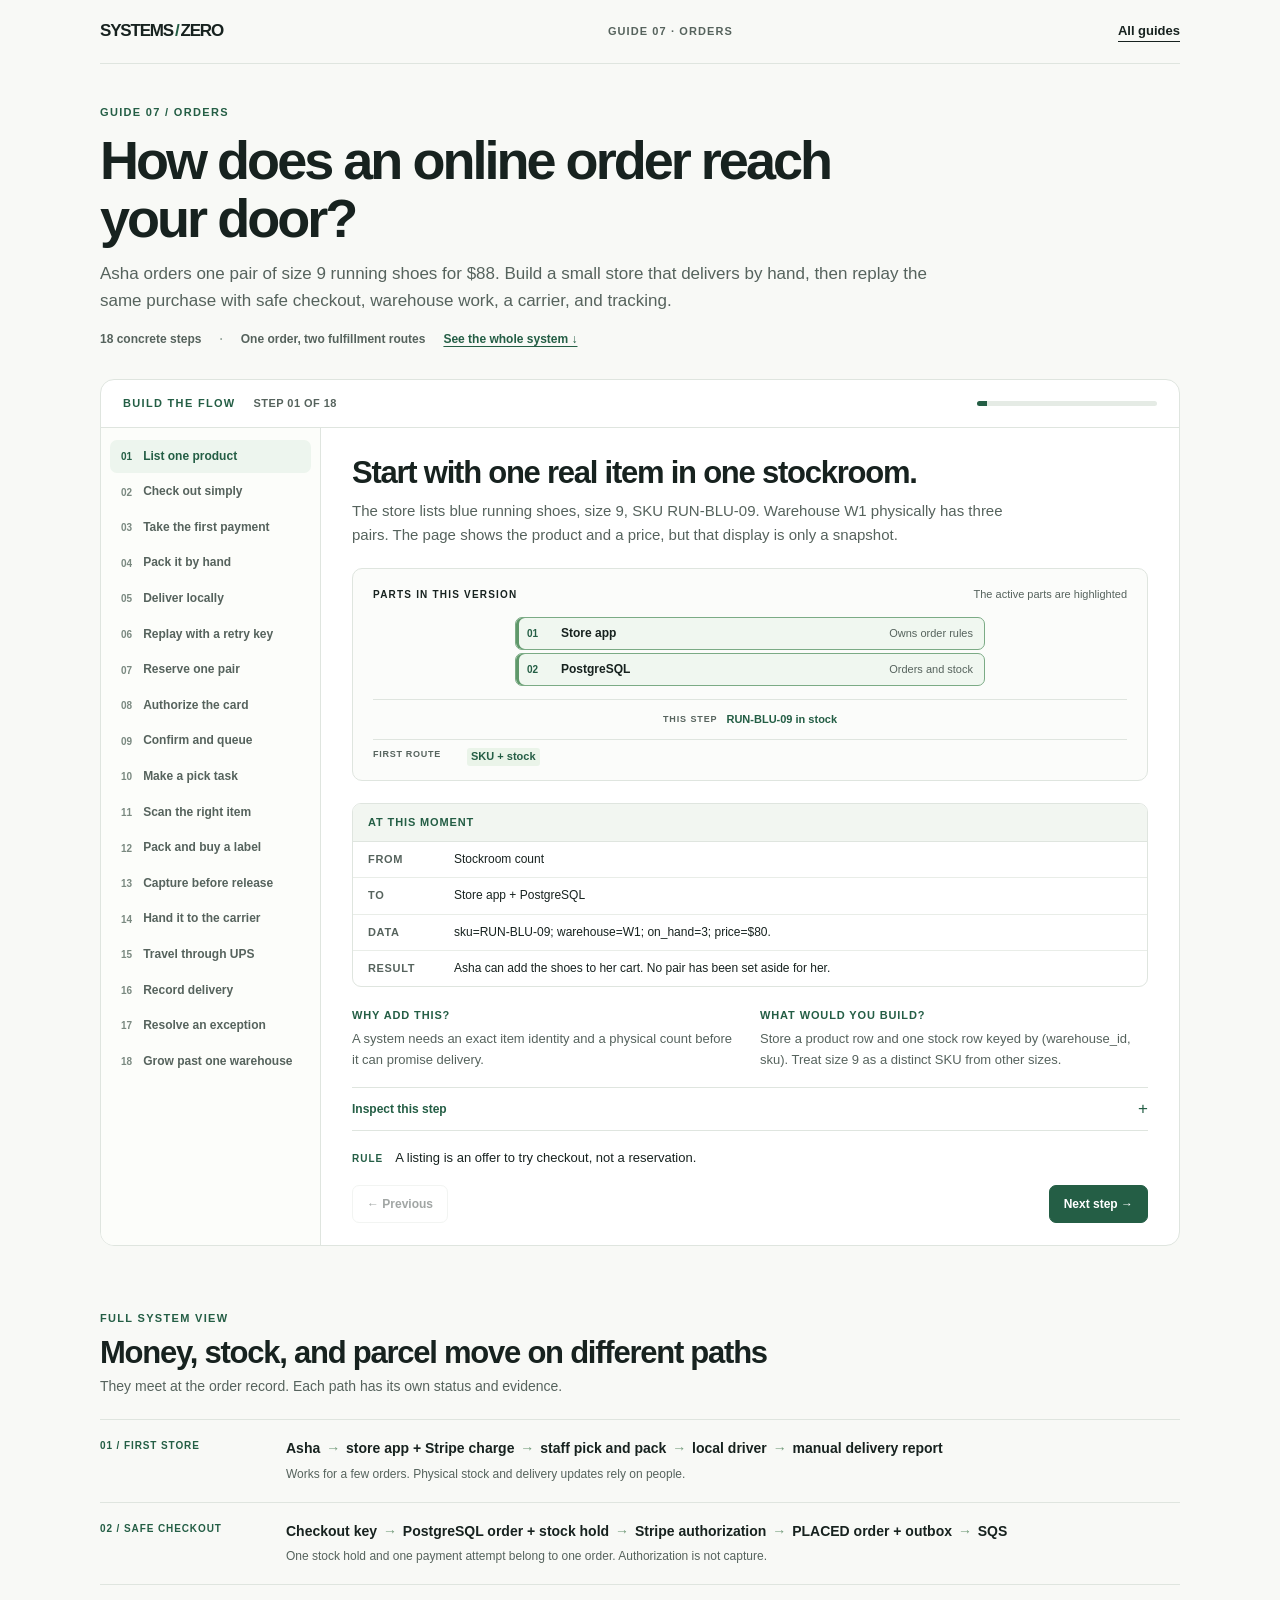
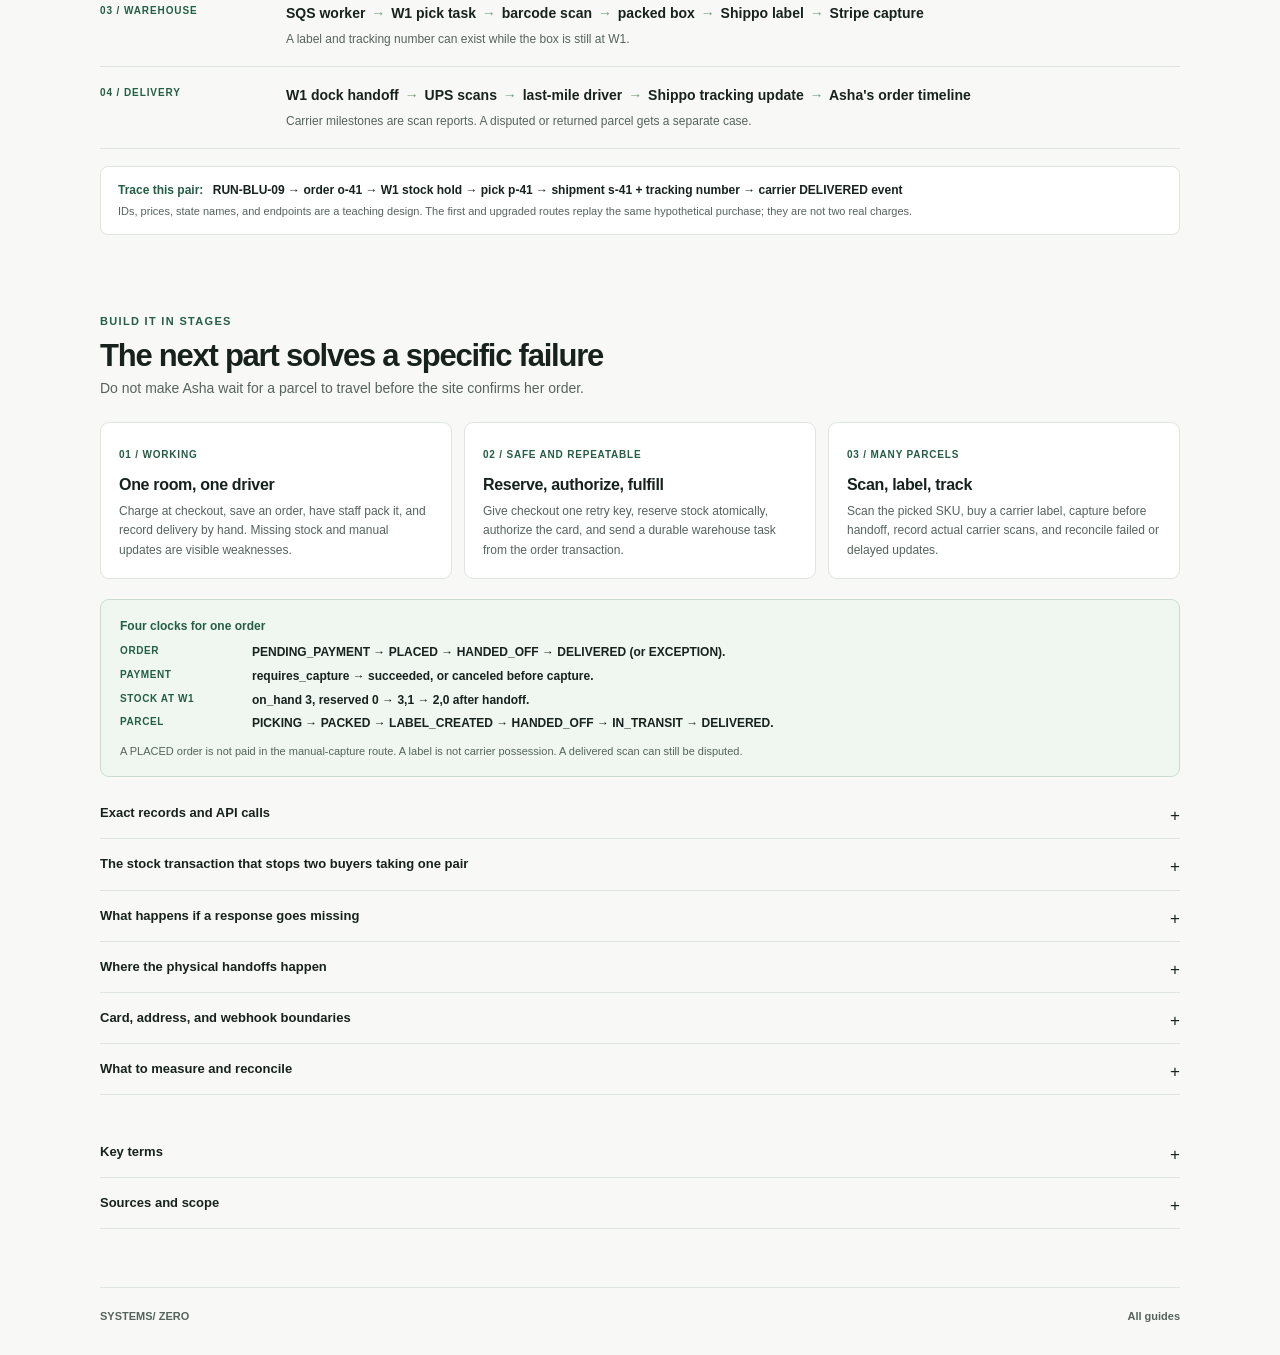
<file: guides/order-delivery/index.html>
<!doctype html>
<html lang="en">
<head>
  <meta charset="UTF-8">
  <meta name="viewport" content="width=device-width, initial-scale=1">
  <meta name="theme-color" content="#f8f9f6">
  <meta name="description" content="Follow one online shoe order from checkout to stock reservation, card authorization, warehouse picking, shipping label, carrier handoff, tracking, and delivery.">
  <link rel="icon" href="../../favicon.svg" type="image/svg+xml">
  <link rel="stylesheet" href="../shared.css">
  <link rel="stylesheet" href="guide.css">
  <script src="guide-data.js" defer></script>
  <script src="guide.js" defer></script>
  <title>How an online order reaches your door | Systems from Zero</title>
</head>
<body>
  <a class="skip-link" href="#flow">Skip to order flow</a>
  <header class="topbar wrap">
    <a class="brand" href="../../">SYSTEMS<span>/</span>ZERO</a>
    <span class="header-label">GUIDE 07 · ORDERS</span>
    <a class="back-link" href="../../">All guides</a>
  </header>
  <main class="wrap">
    <div class="intro">
      <p class="eyebrow">GUIDE 07 / ORDERS</p>
      <h1>How does an online order reach your door?</h1>
      <p>Asha orders one pair of size 9 running shoes for $88. Build a small store that delivers by hand, then replay the same purchase with safe checkout, warehouse work, a carrier, and tracking.</p>
      <div class="intro-meta"><span>18 concrete steps</span><span>One order, two fulfillment routes</span><a href="#system-map">See the whole system ↓</a></div>
    </div>
    <noscript><p class="no-script">Turn on JavaScript to use the step by step flow. The full system view and reference below are still available.</p></noscript>
    <section id="flow" class="flow" aria-label="Build the order delivery flow">
      <div class="flow-top"><div><span class="section-label">BUILD THE FLOW</span><span id="step-number" class="step-number">STEP 01 OF 18</span></div><div class="progress" aria-hidden="true"><span id="progress-fill"></span></div></div>
      <div class="flow-grid">
        <nav id="steps" class="steps" role="tablist" aria-label="Order delivery steps"></nav>
        <article id="step-content" class="step-content" role="tabpanel" aria-live="polite">
          <h2 id="step-title"></h2><p id="step-summary" class="summary"></p>
          <div class="diagram" aria-label="Order system parts added so far">
            <div class="diagram-heading"><strong>PARTS IN THIS VERSION</strong><span>The active parts are highlighted</span></div>
            <div id="route" class="route"></div>
            <div class="signal"><span>THIS STEP</span><strong id="signal"></strong></div>
            <div id="layers" class="layers" aria-label="Capabilities added so far"></div>
          </div>
          <div class="handoff"><h3>At this moment</h3><dl>
            <div><dt>From</dt><dd id="handoff-from"></dd></div><div><dt>To</dt><dd id="handoff-to"></dd></div>
            <div><dt>Data</dt><dd id="handoff-message"></dd></div><div><dt>Result</dt><dd id="handoff-state"></dd></div>
          </dl></div>
          <div class="explanation"><div><h3>Why add this?</h3><p id="step-why"></p></div><div><h3>What would you build?</h3><p id="step-tech"></p></div></div>
          <details class="inspect"><summary>Inspect this step</summary><div><h3>Under the hood</h3><p id="step-inside"></p><h3>If it fails</h3><p id="step-failure"></p><a id="step-source" href="https://shopify.dev/docs/apps/build/orders-fulfillment/order-management-apps" target="_blank" rel="noopener noreferrer"></a></div></details>
          <p class="takeaway"><strong>Rule</strong><span id="takeaway"></span></p>
          <div class="controls"><button id="previous" type="button">← Previous</button><button id="next" type="button">Next step →</button></div>
        </article>
      </div>
    </section>
    <section id="system-map" class="system-map" aria-labelledby="map-title">
      <div class="section-heading"><p class="eyebrow">FULL SYSTEM VIEW</p><h2 id="map-title">Money, stock, and parcel move on different paths</h2><p>They meet at the order record. Each path has its own status and evidence.</p></div>
      <div class="system-lanes">
        <div><span>01 / FIRST STORE</span><p>Asha <b>→</b> store app + Stripe charge <b>→</b> staff pick and pack <b>→</b> local driver <b>→</b> manual delivery report</p><small>Works for a few orders. Physical stock and delivery updates rely on people.</small></div>
        <div><span>02 / SAFE CHECKOUT</span><p>Checkout key <b>→</b> PostgreSQL order + stock hold <b>→</b> Stripe authorization <b>→</b> PLACED order + outbox <b>→</b> SQS</p><small>One stock hold and one payment attempt belong to one order. Authorization is not capture.</small></div>
        <div><span>03 / WAREHOUSE</span><p>SQS worker <b>→</b> W1 pick task <b>→</b> barcode scan <b>→</b> packed box <b>→</b> Shippo label <b>→</b> Stripe capture</p><small>A label and tracking number can exist while the box is still at W1.</small></div>
        <div><span>04 / DELIVERY</span><p>W1 dock handoff <b>→</b> UPS scans <b>→</b> last-mile driver <b>→</b> Shippo tracking update <b>→</b> Asha's order timeline</p><small>Carrier milestones are scan reports. A disputed or returned parcel gets a separate case.</small></div>
      </div>
      <p class="trace"><strong>Trace this pair:</strong> RUN-BLU-09 → order o-41 → W1 stock hold → pick p-41 → shipment s-41 + tracking number → carrier DELIVERED event <span>IDs, prices, state names, and endpoints are a teaching design. The first and upgraded routes replay the same hypothetical purchase; they are not two real charges.</span></p>
    </section>
    <section class="blueprint" aria-labelledby="blueprint-title">
      <div class="section-heading"><p class="eyebrow">BUILD IT IN STAGES</p><h2 id="blueprint-title">The next part solves a specific failure</h2><p>Do not make Asha wait for a parcel to travel before the site confirms her order.</p></div>
      <div class="blueprint-grid">
        <article><span>01 / WORKING</span><h3>One room, one driver</h3><p>Charge at checkout, save an order, have staff pack it, and record delivery by hand. Missing stock and manual updates are visible weaknesses.</p></article>
        <article><span>02 / SAFE AND REPEATABLE</span><h3>Reserve, authorize, fulfill</h3><p>Give checkout one retry key, reserve stock atomically, authorize the card, and send a durable warehouse task from the order transaction.</p></article>
        <article><span>03 / MANY PARCELS</span><h3>Scan, label, track</h3><p>Scan the picked SKU, buy a carrier label, capture before handoff, record actual carrier scans, and reconcile failed or delayed updates.</p></article>
      </div>
      <div class="state-model"><strong>Four clocks for one order</strong>
        <p><span>Order</span> PENDING_PAYMENT → PLACED → HANDED_OFF → DELIVERED (or EXCEPTION).</p>
        <p><span>Payment</span> requires_capture → succeeded, or canceled before capture.</p>
        <p><span>Stock at W1</span> on_hand 3, reserved 0 → 3,1 → 2,0 after handoff.</p>
        <p><span>Parcel</span> PICKING → PACKED → LABEL_CREATED → HANDED_OFF → IN_TRANSIT → DELIVERED.</p>
        <small>A PLACED order is not paid in the manual-capture route. A label is not carrier possession. A delivered scan can still be disputed.</small>
      </div>
      <details class="reference-detail"><summary>Exact records and API calls</summary><div class="reference-body">
        <p><strong>orders:</strong> id, checkout_key (unique), customer_id, sku, quantity, amount_cents=8800, address_snapshot, warehouse_id, order_state, payment_state, payment_intent_id. The accepted amount and address are snapshots; later catalog edits do not rewrite this order.</p>
        <p><strong>stock:</strong> warehouse_id + sku primary key, on_hand, reserved. <strong>reservations:</strong> order_id (unique), warehouse_id, sku, quantity, expires_at, state. HELD is temporary; COMMITTED lasts through fulfillment; RELEASED or CONSUMED closes the claim.</p>
        <p><strong>fulfillments:</strong> task_id, order_id (unique for this one-parcel order), warehouse_id, bin, picked_sku, picked_at, packed_at. <strong>shipments:</strong> shipment_id, order_id, Shippo transaction ID, carrier, tracking_number, state, handoff_at.</p>
        <p><strong>events:</strong> outbox(event_id, order_id, type, sent_at) and tracking_events(shipment_id, provider_event_key, carrier_status, carrier_event_at, received_at). Deduplicate callbacks and keep original carrier times.</p>
        <p><strong>Checkout:</strong> POST /checkouts with checkout_key=c-41 → o-41. Stripe create/confirm PaymentIntent for 8800 USD cents with manual capture and a stable idempotency key. The app treats requires_capture as AUTHORIZED.</p>
        <p><strong>Shipping:</strong> after pick and pack, POST /shipments to Shippo with sender, recipient, and parcel measurements; choose a UPS rate; POST /transactions with that rate to buy the label. Store transaction ID only when its status is SUCCESS, plus the tracking number. Capture the linked PaymentIntent before dock release. Shippo track_updated calls the app with later carrier status.</p>
      </div></details>
      <details class="reference-detail"><summary>The stock transaction that stops two buyers taking one pair</summary><div class="reference-body">
        <p>For an existing W1 stock row, run this UPDATE inside a PostgreSQL transaction. If it returns one row, insert reservation(o-41,W1,RUN-BLU-09,1) and commit. If it returns no row, roll back and report out of stock.</p>
        <pre><code>UPDATE stock
SET reserved = reserved + 1
WHERE warehouse_id = 'W1'
  AND sku = 'RUN-BLU-09'
  AND on_hand - reserved &gt;= 1
RETURNING on_hand, reserved;</code></pre>
        <p><strong>Cancel before handoff:</strong> mark the reservation RELEASED and decrement reserved once. <strong>Handoff:</strong> mark it CONSUMED and decrement both on_hand and reserved once. Guard each transition by its prior state so retries do not move stock twice.</p>
      </div></details>
      <details class="reference-detail"><summary>What happens if a response goes missing</summary><div class="reference-body">
        <p><strong>Checkout response lost:</strong> Asha retries c-41. The store returns o-41; it does not create a second order.</p>
        <p><strong>Stripe reply lost:</strong> Read pi-41 and its status before another request. Reuse the same Stripe idempotency key for the same operation and parameters.</p>
        <p><strong>Authorization succeeded, order commit failed:</strong> Reconcile o-41 and pi-41. If its stock hold is still valid, retry the guarded PLACED transaction; otherwise cancel the uncaptured PaymentIntent and release any remaining hold.</p>
        <p><strong>Order commits but SQS send fails:</strong> The outbox row remains unsent. The relay retries; the worker uses o-41 to avoid a second pick task.</p>
        <p><strong>Label reply lost:</strong> Reconcile the Shippo transaction or search by stored attempt details before buying another label. A second purchase can cost money and create another tracking number.</p>
        <p><strong>Capture fails:</strong> Keep the box at W1. Do not hand it to UPS; resolve payment or cancel. An expired authorization cannot simply be captured later.</p>
        <p><strong>Tracking callback missing:</strong> Poll the carrier/Shippo tracking record and compare event history. Do not move the order backward because an older event arrived late.</p>
      </div></details>
      <details class="reference-detail"><summary>Where the physical handoffs happen</summary><div class="reference-body">
        <p><strong>Reserved:</strong> A database claim on a pair. The pair may still be on the shelf.</p>
        <p><strong>Picked:</strong> Staff found and scanned a matching physical pair. It can still be damaged or packed incorrectly.</p>
        <p><strong>Label created:</strong> Shippo purchased postage and returned a tracking number. UPS may not yet have the box.</p>
        <p><strong>Handed off:</strong> W1 gave the parcel to a UPS pickup driver and recorded dock evidence. The first carrier scan may arrive after this.</p>
        <p><strong>Delivered:</strong> The carrier reported the delivery milestone. Keep support and proof-of-delivery paths for disputes.</p>
      </div></details>
      <details class="reference-detail"><summary>Card, address, and webhook boundaries</summary><div class="reference-body">
        <p><strong>Card details:</strong> Use Stripe's Payment Element or equivalent client-side collection. The store app holds the PaymentIntent ID and status, not Asha's raw card number. Keep Stripe secret keys on the server; do not log the client secret.</p>
        <p><strong>Address:</strong> Store it with restricted access for fulfillment and support. The SQS event contains o-41 and W1, not Asha's full address; the authorized warehouse worker looks up only the fields it needs.</p>
        <p><strong>Tracking callback:</strong> Configure one of Shippo's webhook protection methods, such as HMAC where enabled. Verify the sender and match the tracking number to a shipment before accepting any status. Keep the original payload for investigation.</p>
      </div></details>
      <details class="reference-detail"><summary>What to measure and reconcile</summary><div class="reference-body">
        <p><strong>Checkout:</strong> duplicate-key returns, failed stock holds, authorizations stuck near expiry, payment failures, and PENDING_PAYMENT age.</p>
        <p><strong>Warehouse:</strong> outbox age, SQS retry count, pick exceptions, wrong-SKU scans, packed-but-uncaptured orders, and labels without handoff.</p>
        <p><strong>Carrier:</strong> handoffs without first scans, delivery estimate changes, exceptions, callbacks delayed past a threshold, and DELIVERED disputes.</p>
        <p><strong>Daily reconciliation:</strong> compare order state with reservation, Stripe PaymentIntent, fulfillment task, label transaction, and carrier history. Put mismatches into a human review queue with exact IDs.</p>
      </div></details>
    </section>
    <section class="reference" aria-label="Reference information">
      <details><summary>Key terms</summary><div class="reference-body">
        <p><strong>SKU</strong> The store's exact product variant, including size and color.</p>
        <p><strong>Reservation</strong> A temporary claim that reduces sellable stock without removing the item from the building.</p>
        <p><strong>Authorization</strong> A card hold that may later be captured or canceled; it has a time limit.</p>
        <p><strong>Capture</strong> The payment step that takes funds after authorization.</p>
        <p><strong>WMS</strong> Warehouse management software that tracks bins, picks, and packing work.</p>
        <p><strong>Outbox</strong> An event row committed with the order, then sent to a queue by a relay.</p>
        <p><strong>Shipping label</strong> Carrier routing and tracking information attached to a parcel, created before pickup.</p>
        <p><strong>Tracking event</strong> A carrier-reported milestone with its own event time.</p>
      </div></details>
      <details><summary>Sources and scope</summary><div class="reference-body">
        <p>This is a teaching design for one domestic shoe order, one parcel, a card payment, and a store-owned warehouse. Stripe, Shippo, UPS, PostgreSQL, and SQS are concrete examples. The IDs, order states, shipping policy, and stock schema are chosen here; they do not describe any retailer's private system. Tax calculation, fraud review, split shipments, international customs, and warehouse purchasing need their own flows. The card-payment guide explains bank authorization and capture in more depth.</p>
        <ul>
          <li><a href="../card-payments/">Guide 01: how the card payment works</a></li>
          <li><a href="https://shopify.dev/docs/apps/build/orders-fulfillment/order-management-apps" target="_blank" rel="noopener noreferrer">Shopify: fulfillment order lifecycle</a></li>
          <li><a href="https://www.postgresql.org/docs/current/sql-update.html" target="_blank" rel="noopener noreferrer">PostgreSQL: conditional UPDATE</a></li>
          <li><a href="https://docs.stripe.com/api/payment_intents" target="_blank" rel="noopener noreferrer">Stripe: PaymentIntent lifecycle</a></li>
          <li><a href="https://docs.stripe.com/payments/finalize-payments-on-the-server" target="_blank" rel="noopener noreferrer">Stripe: client-side card collection</a></li>
          <li><a href="https://docs.stripe.com/api/idempotent_requests" target="_blank" rel="noopener noreferrer">Stripe: idempotent API calls</a></li>
          <li><a href="https://docs.stripe.com/api/payment_intents/capture" target="_blank" rel="noopener noreferrer">Stripe: capture an authorization</a></li>
          <li><a href="https://docs.stripe.com/api/refunds" target="_blank" rel="noopener noreferrer">Stripe: refunds</a></li>
          <li><a href="https://docs.aws.amazon.com/prescriptive-guidance/latest/cloud-design-patterns/transactional-outbox.html" target="_blank" rel="noopener noreferrer">AWS: transactional outbox</a></li>
          <li><a href="https://docs.aws.amazon.com/AWSSimpleQueueService/latest/SQSDeveloperGuide/standard-queues.html" target="_blank" rel="noopener noreferrer">AWS: SQS duplicate delivery</a></li>
          <li><a href="https://support.gs1.org/support/solutions/articles/43000734095-how-do-gs1-gtins-and-barcodes-work-" target="_blank" rel="noopener noreferrer">GS1: barcodes and product IDs</a></li>
          <li><a href="https://docs.goshippo.com/shippoapi/public-api/transactions/createtransaction" target="_blank" rel="noopener noreferrer">Shippo: buy a shipping label</a></li>
          <li><a href="https://docs.goshippo.com/tracking/webhooks" target="_blank" rel="noopener noreferrer">Shippo: tracking events</a></li>
          <li><a href="https://docs.goshippo.com/tracking/webhook-security" target="_blank" rel="noopener noreferrer">Shippo: webhook security options</a></li>
          <li><a href="https://www.ups.com/us/en/support/tracking-support/where-is-my-package/understanding-tracking-status" target="_blank" rel="noopener noreferrer">UPS: tracking status meanings</a></li>
        </ul>
      </div></details>
    </section>
  </main>
  <footer class="footer wrap"><span>SYSTEMS/ ZERO</span><a href="../../">All guides</a></footer>
</body>
</html>
</file>
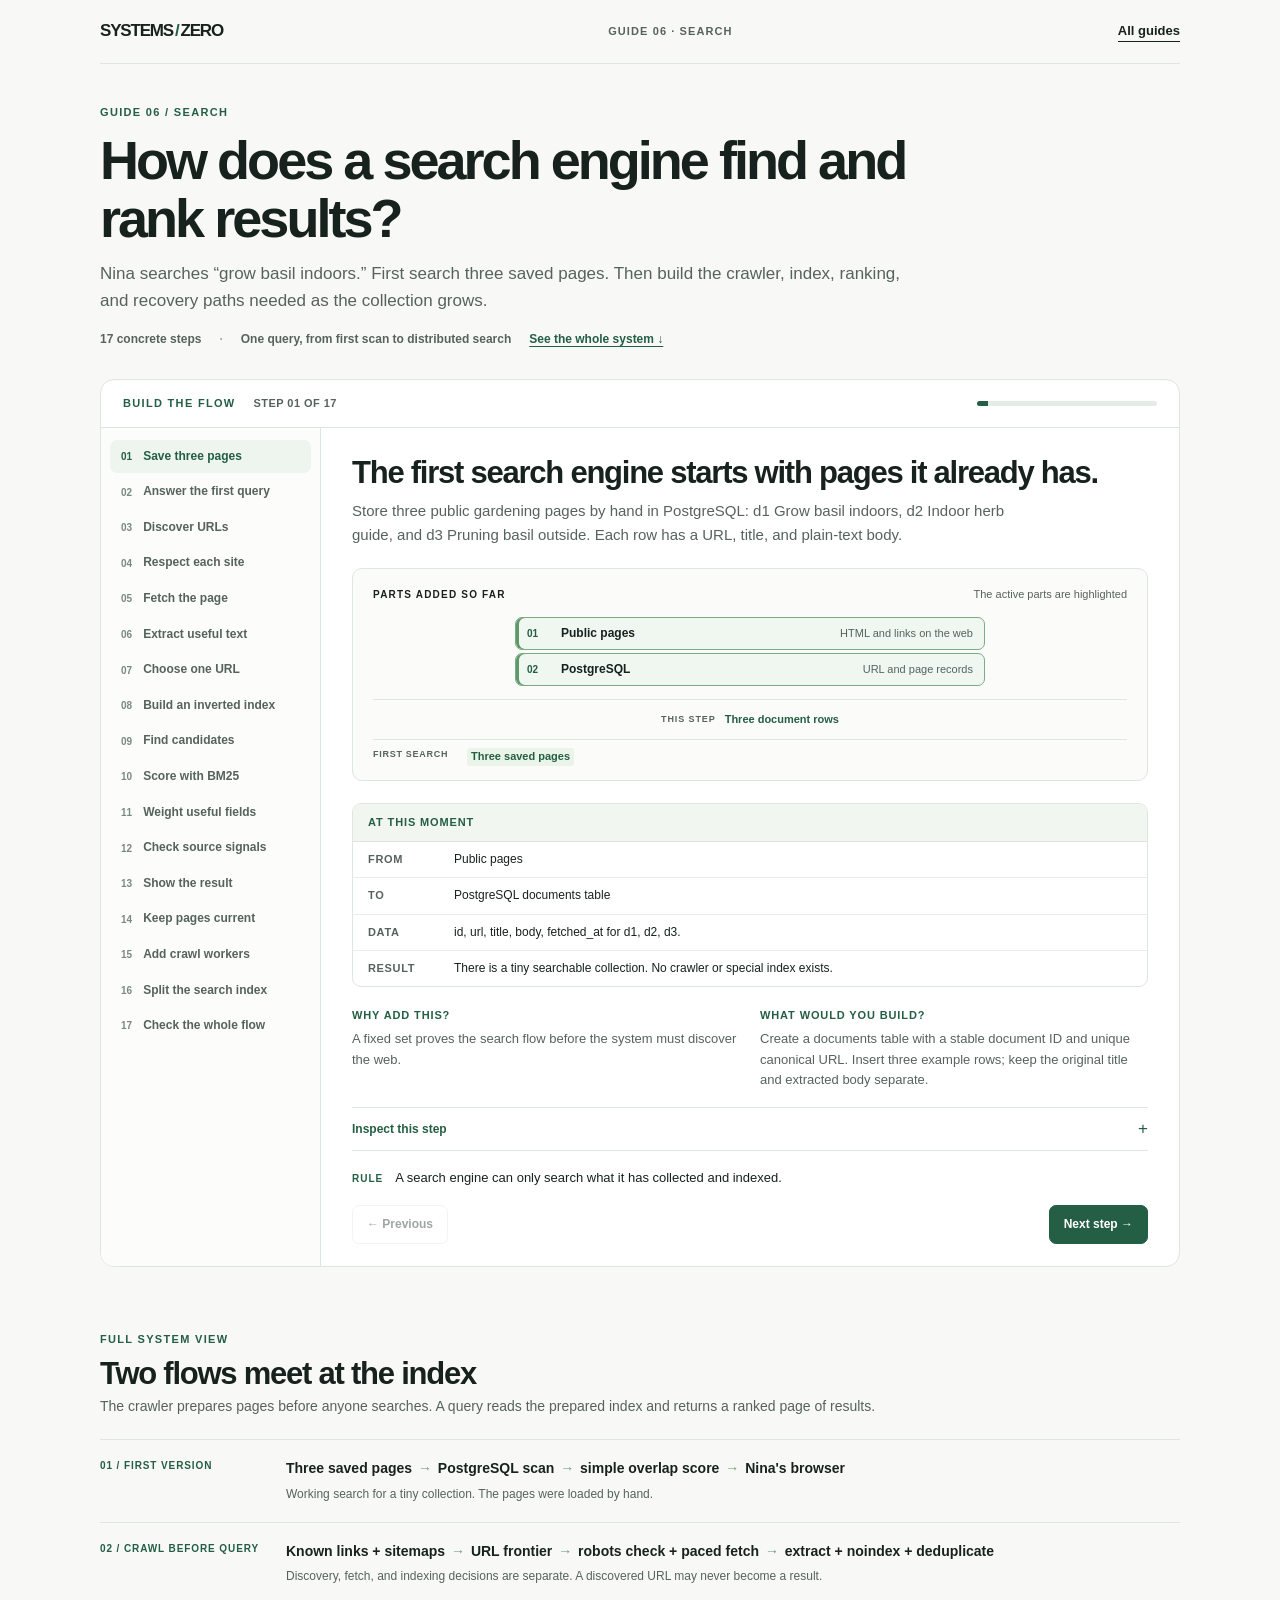
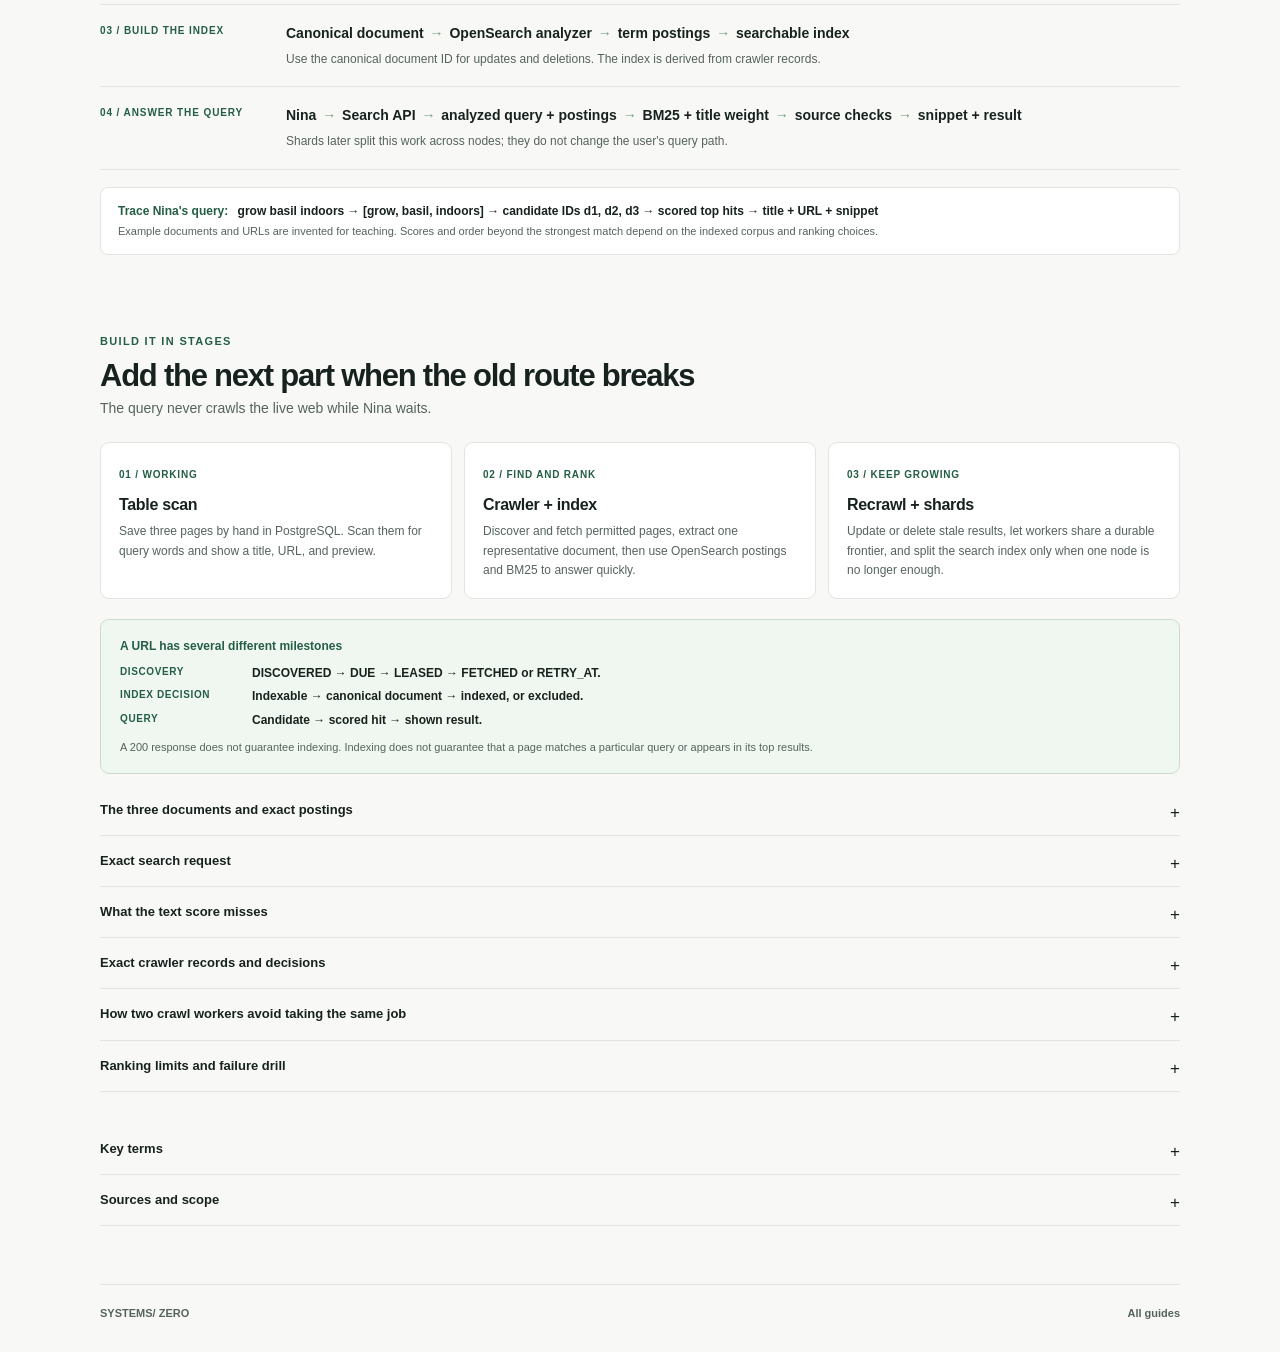
<file: guides/search-engine/index.html>
<!doctype html>
<html lang="en">
<head>
  <meta charset="UTF-8">
  <meta name="viewport" content="width=device-width, initial-scale=1">
  <meta name="theme-color" content="#f8f9f6">
  <meta name="description" content="Build a small web search engine from a table scan through crawling, inverted indexing, BM25 ranking, snippets, recrawling, and shards.">
  <link rel="icon" href="../../favicon.svg" type="image/svg+xml">
  <link rel="stylesheet" href="../shared.css">
  <link rel="stylesheet" href="guide.css">
  <script src="guide-data.js" defer></script>
  <script src="guide.js" defer></script>
  <title>How a search engine finds and ranks results | Systems from Zero</title>
</head>
<body>
  <a class="skip-link" href="#flow">Skip to search flow</a>
  <header class="topbar wrap">
    <a class="brand" href="../../">SYSTEMS<span>/</span>ZERO</a>
    <span class="header-label">GUIDE 06 · SEARCH</span>
    <a class="back-link" href="../../">All guides</a>
  </header>
  <main class="wrap">
    <div class="intro">
      <p class="eyebrow">GUIDE 06 / SEARCH</p>
      <h1>How does a search engine find and rank results?</h1>
      <p>Nina searches “grow basil indoors.” First search three saved pages. Then build the crawler, index, ranking, and recovery paths needed as the collection grows.</p>
      <div class="intro-meta"><span>17 concrete steps</span><span>One query, from first scan to distributed search</span><a href="#system-map">See the whole system ↓</a></div>
    </div>
    <noscript><p class="no-script">Turn on JavaScript to use the step by step flow. The full system view and reference below are still available.</p></noscript>
    <section id="flow" class="flow" aria-label="Build the search engine flow">
      <div class="flow-top"><div><span class="section-label">BUILD THE FLOW</span><span id="step-number" class="step-number">STEP 01 OF 17</span></div><div class="progress" aria-hidden="true"><span id="progress-fill"></span></div></div>
      <div class="flow-grid">
        <nav id="steps" class="steps" role="tablist" aria-label="Search engine steps"></nav>
        <article id="step-content" class="step-content" role="tabpanel" aria-live="polite">
          <h2 id="step-title"></h2><p id="step-summary" class="summary"></p>
          <div class="diagram" aria-label="Search engine parts added so far">
            <div class="diagram-heading"><strong>PARTS ADDED SO FAR</strong><span>The active parts are highlighted</span></div>
            <div id="route" class="route"></div>
            <div class="signal"><span>THIS STEP</span><strong id="signal"></strong></div>
            <div id="layers" class="layers" aria-label="Capabilities added so far"></div>
          </div>
          <div class="handoff"><h3>At this moment</h3><dl>
            <div><dt>From</dt><dd id="handoff-from"></dd></div><div><dt>To</dt><dd id="handoff-to"></dd></div>
            <div><dt>Data</dt><dd id="handoff-message"></dd></div><div><dt>Result</dt><dd id="handoff-state"></dd></div>
          </dl></div>
          <div class="explanation"><div><h3>Why add this?</h3><p id="step-why"></p></div><div><h3>What would you build?</h3><p id="step-tech"></p></div></div>
          <details class="inspect"><summary>Inspect this step</summary><div><h3>Under the hood</h3><p id="step-inside"></p><h3>If it fails</h3><p id="step-failure"></p><a id="step-source" href="https://developers.google.com/search/docs/fundamentals/how-search-works" target="_blank" rel="noopener noreferrer"></a></div></details>
          <p class="takeaway"><strong>Rule</strong><span id="takeaway"></span></p>
          <div class="controls"><button id="previous" type="button">← Previous</button><button id="next" type="button">Next step →</button></div>
        </article>
      </div>
    </section>
    <section id="system-map" class="system-map" aria-labelledby="map-title">
      <div class="section-heading"><p class="eyebrow">FULL SYSTEM VIEW</p><h2 id="map-title">Two flows meet at the index</h2><p>The crawler prepares pages before anyone searches. A query reads the prepared index and returns a ranked page of results.</p></div>
      <div class="system-lanes">
        <div><span>01 / FIRST VERSION</span><p>Three saved pages <b>→</b> PostgreSQL scan <b>→</b> simple overlap score <b>→</b> Nina's browser</p><small>Working search for a tiny collection. The pages were loaded by hand.</small></div>
        <div><span>02 / CRAWL BEFORE QUERY</span><p>Known links + sitemaps <b>→</b> URL frontier <b>→</b> robots check + paced fetch <b>→</b> extract + noindex + deduplicate</p><small>Discovery, fetch, and indexing decisions are separate. A discovered URL may never become a result.</small></div>
        <div><span>03 / BUILD THE INDEX</span><p>Canonical document <b>→</b> OpenSearch analyzer <b>→</b> term postings <b>→</b> searchable index</p><small>Use the canonical document ID for updates and deletions. The index is derived from crawler records.</small></div>
        <div><span>04 / ANSWER THE QUERY</span><p>Nina <b>→</b> Search API <b>→</b> analyzed query + postings <b>→</b> BM25 + title weight <b>→</b> source checks <b>→</b> snippet + result</p><small>Shards later split this work across nodes; they do not change the user's query path.</small></div>
      </div>
      <p class="trace"><strong>Trace Nina's query:</strong> grow basil indoors → [grow, basil, indoors] → candidate IDs d1, d2, d3 → scored top hits → title + URL + snippet <span>Example documents and URLs are invented for teaching. Scores and order beyond the strongest match depend on the indexed corpus and ranking choices.</span></p>
    </section>
    <section class="blueprint" aria-labelledby="blueprint-title">
      <div class="section-heading"><p class="eyebrow">BUILD IT IN STAGES</p><h2 id="blueprint-title">Add the next part when the old route breaks</h2><p>The query never crawls the live web while Nina waits.</p></div>
      <div class="blueprint-grid">
        <article><span>01 / WORKING</span><h3>Table scan</h3><p>Save three pages by hand in PostgreSQL. Scan them for query words and show a title, URL, and preview.</p></article>
        <article><span>02 / FIND AND RANK</span><h3>Crawler + index</h3><p>Discover and fetch permitted pages, extract one representative document, then use OpenSearch postings and BM25 to answer quickly.</p></article>
        <article><span>03 / KEEP GROWING</span><h3>Recrawl + shards</h3><p>Update or delete stale results, let workers share a durable frontier, and split the search index only when one node is no longer enough.</p></article>
      </div>
      <div class="state-model"><strong>A URL has several different milestones</strong>
        <p><span>Discovery</span> DISCOVERED → DUE → LEASED → FETCHED or RETRY_AT.</p>
        <p><span>Index decision</span> Indexable → canonical document → indexed, or excluded.</p>
        <p><span>Query</span> Candidate → scored hit → shown result.</p>
        <small>A 200 response does not guarantee indexing. Indexing does not guarantee that a page matches a particular query or appears in its top results.</small>
      </div>
      <details class="reference-detail"><summary>The three documents and exact postings</summary><div class="reference-body">
        <div class="record"><strong>d1 · /basil</strong><span>Title: “Grow basil indoors.” Body: “Basil needs bright light indoors. Grow it near a window.”</span></div>
        <div class="record"><strong>d2 · /indoor-herbs</strong><span>Title: “Indoor herb guide.” Body: “Basil indoors needs bright light.”</span></div>
        <div class="record"><strong>d3 · /basil-pruning</strong><span>Title: “Pruning basil outside.” Body: “Grow basil outdoors and trim its stems.”</span></div>
        <p><strong>First table scan:</strong> Count distinct query words across title and body; break ties by title matches. d1 scores 3 words, d3 scores 2 with a title match, and d2 scores 2 without one. The first version shows d1, d3, d2. This is a teaching rule, not BM25.</p>
        <p><strong>After lowercasing and splitting terms:</strong> basil → d1,d2,d3; indoors → d1,d2; grow → d1,d3. These are simplified posting lists across title and body. A real index keeps field-specific postings and more information such as term frequency and positions.</p>
        <p><strong>Candidate policy:</strong> OR across the three terms retrieves d1,d2,d3. d1 matches all three; the actual BM25 scores depend on collection statistics and field settings. The page does not claim fixed scores for this example.</p>
      </div></details>
      <details class="reference-detail"><summary>Exact search request</summary><div class="reference-body">
        <p>The app can ask OpenSearch for 50 text candidates with a modest title weight, apply bounded source checks, then show ten results. This example uses the default best_fields form of multi_match and a body highlight.</p>
        <pre><code>POST /pages/_search
{
  "size": 50,
  "query": {
    "multi_match": {
      "query": "grow basil indoors",
      "fields": ["title^2", "body"],
      "operator": "or"
    }
  },
  "highlight": {"fields": {"body": {}}}
}</code></pre>
        <p><strong>Response handling:</strong> Read _id, _score, canonical URL, title, and optional highlight fragment for each candidate. Apply the stated source checks, then return ten. Escape untrusted page text before rendering. Return an empty state if there are no hits; surface timeout or shard failure instead of silently pretending the whole index was searched.</p>
      </div></details>
      <details class="reference-detail"><summary>What the text score misses</summary><div class="reference-body">
        <p><strong>Language:</strong> This worked search is in English, so its serving policy keeps English results. Multilingual search would need language-aware matching and evaluation.</p>
        <p><strong>Links:</strong> The crawler can count distinct external hosts that link to a page. A small capped tie-breaker may help near-equal text matches, but raw link count is easy to manipulate and cannot prove a claim is true.</p>
        <p><strong>Abuse:</strong> Keep a reviewed exclusion policy for confirmed malicious or deceptive results. Keyword stuffing and link spam are examples of why a strong text score is insufficient.</p>
        <p><strong>Freshness:</strong> Re-crawl to keep documents current. Prefer recent documents only when the query calls for recent information; basil care does not become better solely because a page is newer.</p>
      </div></details>
      <details class="reference-detail"><summary>Exact crawler records and decisions</summary><div class="reference-body">
        <p><strong>frontier:</strong> normalized_url, host, discovered_from, state, next_fetch_at, lease_until, attempts, last_status. Unique normalized_url prevents repeated queue rows.</p>
        <p><strong>documents:</strong> doc_id, fetched_url, canonical_url, title, body, language, content_hash, fetched_at, indexable, extraction_version. The canonical document ID is also the OpenSearch _id.</p>
        <p><strong>HTTP path:</strong> GET /robots.txt → check current URL → wait for host slot → GET page → record status and final URL → parse HTML and links → apply noindex and duplicate grouping → upsert or delete index entry.</p>
        <p><strong>robots.txt:</strong> It controls fetch access. A page-level noindex must be fetched to be seen. Neither is a password system. A sitemap is a URL suggestion, not a promise to crawl or index.</p>
        <p><strong>Redirects and untrusted URLs:</strong> Validate each new destination, block internal networks and metadata endpoints, cap redirects, response size, and time. A crawler must not turn public links into access to its own private network.</p>
      </div></details>
      <details class="reference-detail"><summary>How two crawl workers avoid taking the same job</summary><div class="reference-body">
        <p>In one PostgreSQL transaction, claim one due frontier row and give it a lease. A second worker skips that locked row. The separate host scheduler still decides when the URL may be fetched.</p>
        <pre><code>WITH picked AS (
  SELECT normalized_url FROM frontier
  WHERE (state IN ('DISCOVERED', 'DUE', 'RETRY_AT')
         AND next_fetch_at &lt;= now())
     OR (state = 'LEASED' AND lease_until &lt; now())
  ORDER BY next_fetch_at
  LIMIT 1
  FOR UPDATE SKIP LOCKED
)
UPDATE frontier AS f
SET state = 'LEASED', lease_until = now() + interval '2 minutes'
FROM picked
WHERE f.normalized_url = picked.normalized_url
RETURNING f.normalized_url;</code></pre>
        <p><strong>After the claim:</strong> Commit, reserve a host slot, fetch, and report the outcome. If no host slot is available, release or reschedule the job. If the worker dies, its lease expires and another worker may try. The two-minute lease is a teaching choice; a slow fetch can outlive it, so updates must be safe to repeat.</p>
      </div></details>
      <details class="reference-detail"><summary>Ranking limits and failure drill</summary><div class="reference-body">
        <p><strong>No result:</strong> Check whether the URL was discovered, allowed, fetched, indexable, canonicalized, indexed, and finally matched. Each stage has a separate reason for absence.</p>
        <p><strong>Wrong result first:</strong> Inspect analyzer tokens and OpenSearch score explanation. Evaluate title weight on a fixed judged set; do not assume a high text score means the page is trustworthy.</p>
        <p><strong>Dead result:</strong> Recrawl. Remove a confirmed 404/410 or noindex page from the index; retry a transient timeout or 5xx rather than deleting immediately.</p>
        <p><strong>Stale result after update:</strong> Compare document and index versions, then wait for index refresh or reconcile a failed update. Search is near real time, not an instant view of every crawl write.</p>
        <p><strong>Slow query:</strong> Inspect candidate count, query time, highlight cost, and shard load. More shards consume resources and should follow measurement.</p>
      </div></details>
    </section>
    <section class="reference" aria-label="Reference information">
      <details><summary>Key terms</summary><div class="reference-body">
        <p><strong>Frontier</strong> The durable list of URLs waiting to be fetched or revisited.</p>
        <p><strong>Crawl</strong> Fetch a page from its host, subject to crawl rules and rate limits.</p>
        <p><strong>Index</strong> Analyze a chosen page and store searchable terms and document data.</p>
        <p><strong>Canonical URL</strong> The representative URL for a group of duplicate or near-duplicate pages.</p>
        <p><strong>Analyzer</strong> The rules that turn text into searchable terms.</p>
        <p><strong>Inverted index</strong> A map from term to documents containing that term.</p>
        <p><strong>Posting</strong> A term's entry for one document, possibly including frequency and positions.</p>
        <p><strong>BM25</strong> A text relevance score based on term frequency, rarity, and field length.</p>
        <p><strong>Shard</strong> A portion of the index that can live on one search node; a replica is another copy.</p>
      </div></details>
      <details><summary>Sources and scope</summary><div class="reference-body">
        <p>This is an illustrative small public-web search engine using PostgreSQL for URL and document records and OpenSearch for the search index. Example URLs, IDs, worker states, and ranking weights are teaching choices. It is not a description of Google's private ranking system. Image/video search, ads, semantic retrieval, personal results, and large-scale spam defense require separate designs.</p>
        <ul>
          <li><a href="https://developers.google.com/search/docs/fundamentals/how-search-works" target="_blank" rel="noopener noreferrer">Google Search Central: crawl, index, serve</a></li>
          <li><a href="https://developers.google.com/search/docs/crawling-indexing/sitemaps/build-sitemap" target="_blank" rel="noopener noreferrer">Google Search Central: sitemaps</a></li>
          <li><a href="https://www.rfc-editor.org/rfc/rfc9309" target="_blank" rel="noopener noreferrer">RFC 9309: robots exclusion</a></li>
          <li><a href="https://developers.google.com/search/docs/crawling-indexing/robots-meta-tag" target="_blank" rel="noopener noreferrer">Google Search Central: noindex</a></li>
          <li><a href="https://developers.google.com/search/docs/crawling-indexing/consolidate-duplicate-urls" target="_blank" rel="noopener noreferrer">Google Search Central: canonical URLs</a></li>
          <li><a href="https://cheatsheetseries.owasp.org/cheatsheets/Server_Side_Request_Forgery_Prevention_Cheat_Sheet.html" target="_blank" rel="noopener noreferrer">OWASP: safe URL fetching</a></li>
          <li><a href="https://www.postgresql.org/docs/current/sql-select.html" target="_blank" rel="noopener noreferrer">PostgreSQL: SKIP LOCKED</a></li>
          <li><a href="https://lucene.apache.org/core/10_3_2/core/org/apache/lucene/index/PostingsEnum.html" target="_blank" rel="noopener noreferrer">Lucene: postings</a></li>
          <li><a href="https://lucene.apache.org/core/10_5_2/core/org/apache/lucene/search/similarities/BM25Similarity.html" target="_blank" rel="noopener noreferrer">Lucene: BM25</a></li>
          <li><a href="https://docs.opensearch.org/latest/analyzers/supported-analyzers/standard/" target="_blank" rel="noopener noreferrer">OpenSearch: text analysis</a></li>
          <li><a href="https://docs.opensearch.org/latest/query-dsl/full-text/multi-match/" target="_blank" rel="noopener noreferrer">OpenSearch: multi-match</a></li>
          <li><a href="https://www.google.com/search/howsearchworks/how-search-works/ranking-results/" target="_blank" rel="noopener noreferrer">Google Search: ranking signals</a></li>
          <li><a href="https://developers.google.com/search/docs/essentials/spam-policies" target="_blank" rel="noopener noreferrer">Google Search Central: spam examples</a></li>
          <li><a href="https://docs.opensearch.org/latest/search-plugins/searching-data/highlight/" target="_blank" rel="noopener noreferrer">OpenSearch: highlighting</a></li>
          <li><a href="https://docs.opensearch.org/latest/getting-started/intro/" target="_blank" rel="noopener noreferrer">OpenSearch: shards and replicas</a></li>
        </ul>
      </div></details>
    </section>
  </main>
  <footer class="footer wrap"><span>SYSTEMS/ ZERO</span><a href="../../">All guides</a></footer>
</body>
</html>
</file>
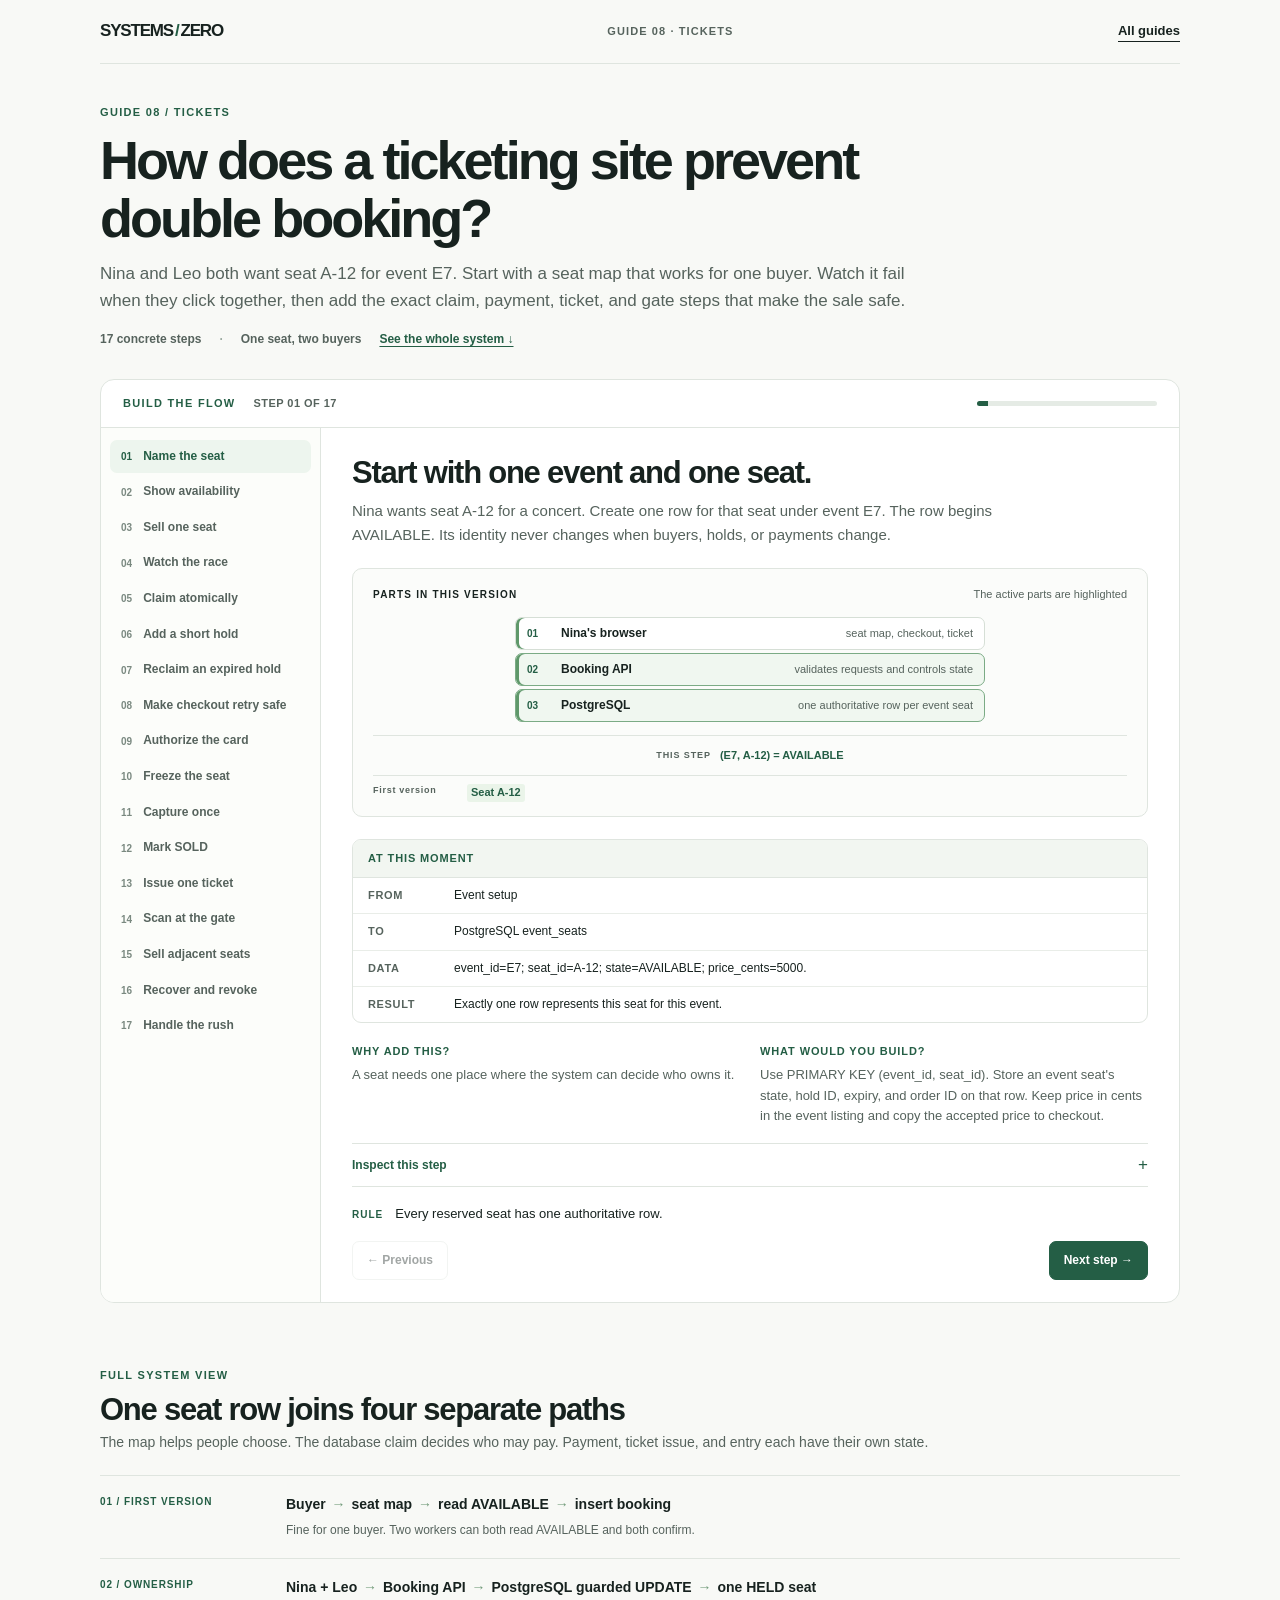
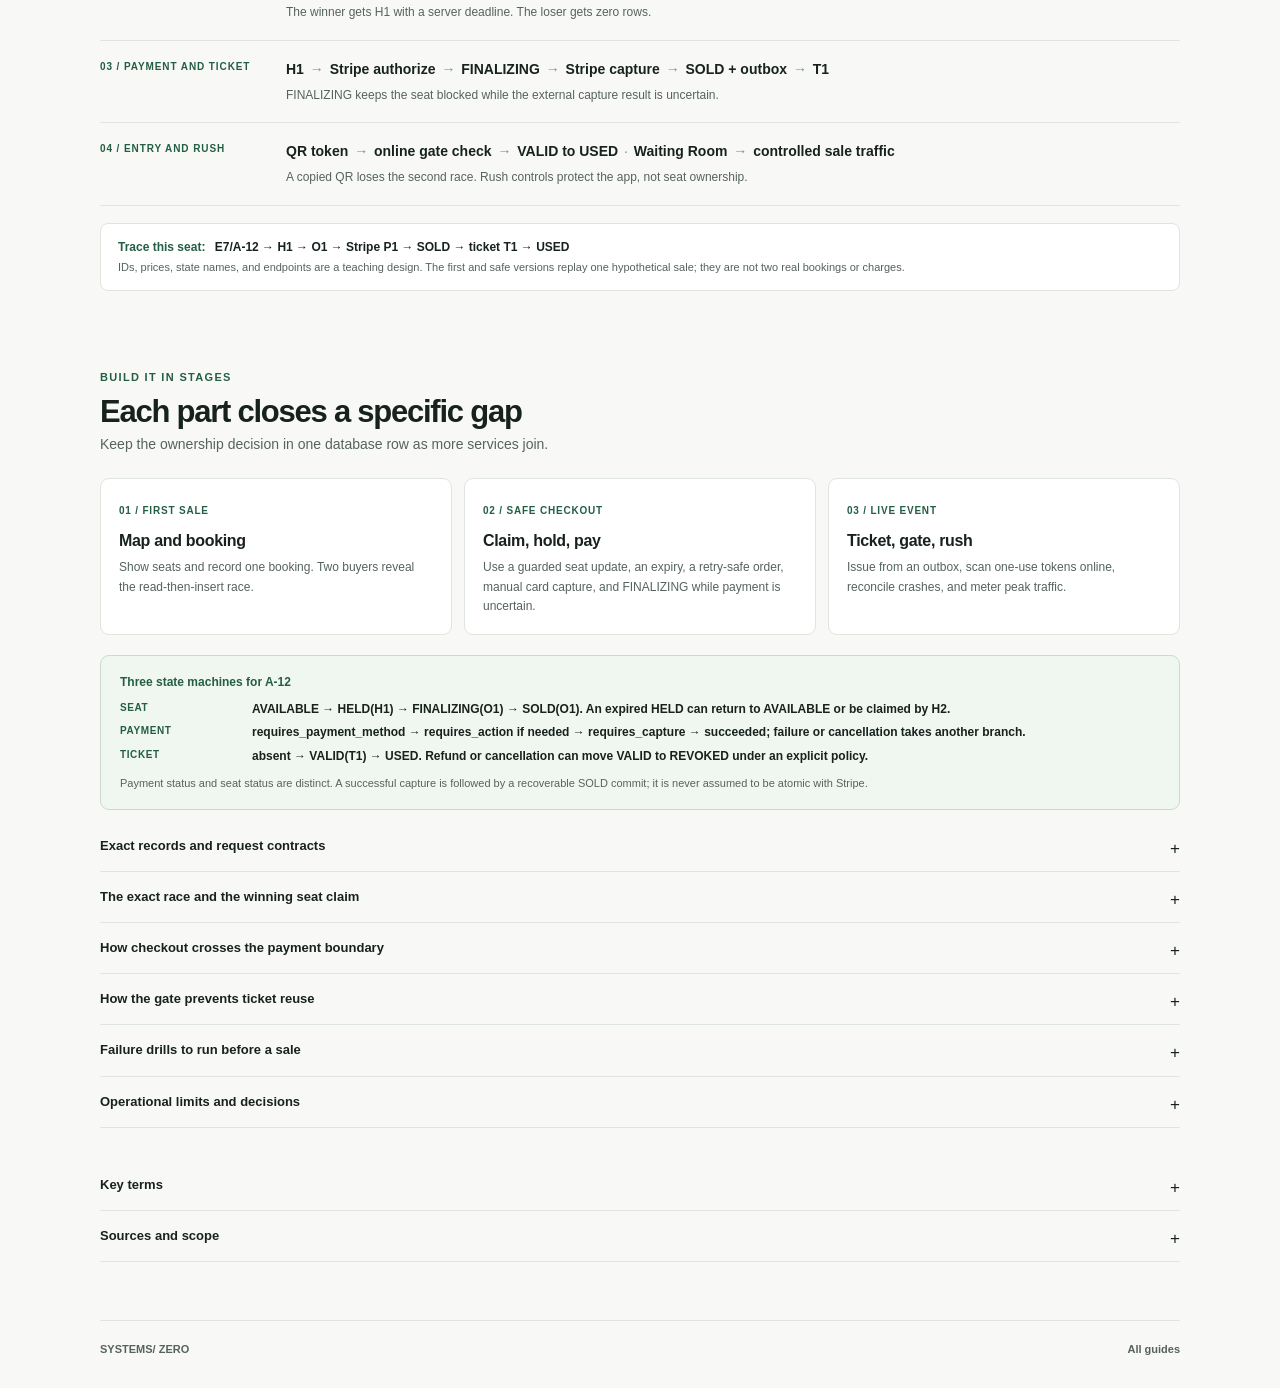
<file: guides/ticket-booking/index.html>
<!doctype html>
<html lang="en">
<head>
  <meta charset="UTF-8">
  <meta name="viewport" content="width=device-width, initial-scale=1">
  <meta name="theme-color" content="#f8f9f6">
  <meta name="description" content="Build a reserved-seat ticket system from one seat map to atomic holds, card capture, ticket issue, gate scans, and rush traffic.">
  <link rel="icon" href="../../favicon.svg" type="image/svg+xml">
  <link rel="stylesheet" href="../shared.css">
  <link rel="stylesheet" href="guide.css">
  <script src="guide-data.js" defer></script>
  <script src="guide.js" defer></script>
  <title>How a ticketing site prevents double booking | Systems from Zero</title>
</head>
<body>
  <a class="skip-link" href="#flow">Skip to booking flow</a>
  <header class="topbar wrap">
    <a class="brand" href="../../">SYSTEMS<span>/</span>ZERO</a>
    <span class="header-label">GUIDE 08 · TICKETS</span>
    <a class="back-link" href="../../">All guides</a>
  </header>
  <main class="wrap">
    <div class="intro">
      <p class="eyebrow">GUIDE 08 / TICKETS</p>
      <h1>How does a ticketing site prevent double booking?</h1>
      <p>Nina and Leo both want seat A-12 for event E7. Start with a seat map that works for one buyer. Watch it fail when they click together, then add the exact claim, payment, ticket, and gate steps that make the sale safe.</p>
      <div class="intro-meta"><span>17 concrete steps</span><span>One seat, two buyers</span><a href="#system-map">See the whole system ↓</a></div>
    </div>
    <noscript><p class="no-script">Turn on JavaScript to use the step by step flow. The full system view and reference below are still available.</p></noscript>
    <section id="flow" class="flow" aria-label="Build the ticket booking flow">
      <div class="flow-top"><div><span class="section-label">BUILD THE FLOW</span><span id="step-number" class="step-number">STEP 01 OF 17</span></div><div class="progress" aria-hidden="true"><span id="progress-fill"></span></div></div>
      <div class="flow-grid">
        <nav id="steps" class="steps" role="tablist" aria-label="Ticket booking steps"></nav>
        <article id="step-content" class="step-content" role="tabpanel" aria-live="polite">
          <h2 id="step-title"></h2><p id="step-summary" class="summary"></p>
          <div class="diagram" aria-label="Ticket system parts added so far">
            <div class="diagram-heading"><strong>PARTS IN THIS VERSION</strong><span>The active parts are highlighted</span></div>
            <div id="route" class="route"></div>
            <div class="signal"><span>THIS STEP</span><strong id="signal"></strong></div>
            <div id="layers" class="layers" aria-label="Capabilities added so far"></div>
          </div>
          <div class="handoff"><h3>At this moment</h3><dl>
            <div><dt>From</dt><dd id="handoff-from"></dd></div><div><dt>To</dt><dd id="handoff-to"></dd></div>
            <div><dt>Data</dt><dd id="handoff-message"></dd></div><div><dt>Result</dt><dd id="handoff-state"></dd></div>
          </dl></div>
          <div class="explanation"><div><h3>Why add this?</h3><p id="step-why"></p></div><div><h3>What would you build?</h3><p id="step-tech"></p></div></div>
          <details class="inspect"><summary>Inspect this step</summary><div><h3>Under the hood</h3><p id="step-inside"></p><h3>If it fails</h3><p id="step-failure"></p><a id="step-source" href="https://www.postgresql.org/docs/current/transaction-iso.html" target="_blank" rel="noopener noreferrer"></a></div></details>
          <p class="takeaway"><strong>Rule</strong><span id="takeaway"></span></p>
          <div class="controls"><button id="previous" type="button">← Previous</button><button id="next" type="button">Next step →</button></div>
        </article>
      </div>
    </section>
    <section id="system-map" class="system-map" aria-labelledby="map-title">
      <div class="section-heading"><p class="eyebrow">FULL SYSTEM VIEW</p><h2 id="map-title">One seat row joins four separate paths</h2><p>The map helps people choose. The database claim decides who may pay. Payment, ticket issue, and entry each have their own state.</p></div>
      <div class="system-lanes">
        <div><span>01 / FIRST VERSION</span><p>Buyer <b>→</b> seat map <b>→</b> read AVAILABLE <b>→</b> insert booking</p><small>Fine for one buyer. Two workers can both read AVAILABLE and both confirm.</small></div>
        <div><span>02 / OWNERSHIP</span><p>Nina + Leo <b>→</b> Booking API <b>→</b> PostgreSQL guarded UPDATE <b>→</b> one HELD seat</p><small>The winner gets H1 with a server deadline. The loser gets zero rows.</small></div>
        <div><span>03 / PAYMENT AND TICKET</span><p>H1 <b>→</b> Stripe authorize <b>→</b> FINALIZING <b>→</b> Stripe capture <b>→</b> SOLD + outbox <b>→</b> T1</p><small>FINALIZING keeps the seat blocked while the external capture result is uncertain.</small></div>
        <div><span>04 / ENTRY AND RUSH</span><p>QR token <b>→</b> online gate check <b>→</b> VALID to USED <b>·</b> Waiting Room <b>→</b> controlled sale traffic</p><small>A copied QR loses the second race. Rush controls protect the app, not seat ownership.</small></div>
      </div>
      <p class="trace"><strong>Trace this seat:</strong> E7/A-12 → H1 → O1 → Stripe P1 → SOLD → ticket T1 → USED <span>IDs, prices, state names, and endpoints are a teaching design. The first and safe versions replay one hypothetical sale; they are not two real bookings or charges.</span></p>
    </section>
    <section class="blueprint" aria-labelledby="blueprint-title">
      <div class="section-heading"><p class="eyebrow">BUILD IT IN STAGES</p><h2 id="blueprint-title">Each part closes a specific gap</h2><p>Keep the ownership decision in one database row as more services join.</p></div>
      <div class="blueprint-grid">
        <article><span>01 / FIRST SALE</span><h3>Map and booking</h3><p>Show seats and record one booking. Two buyers reveal the read-then-insert race.</p></article>
        <article><span>02 / SAFE CHECKOUT</span><h3>Claim, hold, pay</h3><p>Use a guarded seat update, an expiry, a retry-safe order, manual card capture, and FINALIZING while payment is uncertain.</p></article>
        <article><span>03 / LIVE EVENT</span><h3>Ticket, gate, rush</h3><p>Issue from an outbox, scan one-use tokens online, reconcile crashes, and meter peak traffic.</p></article>
      </div>
      <div class="state-model"><strong>Three state machines for A-12</strong>
        <p><span>Seat</span> AVAILABLE → HELD(H1) → FINALIZING(O1) → SOLD(O1). An expired HELD can return to AVAILABLE or be claimed by H2.</p>
        <p><span>Payment</span> requires_payment_method → requires_action if needed → requires_capture → succeeded; failure or cancellation takes another branch.</p>
        <p><span>Ticket</span> absent → VALID(T1) → USED. Refund or cancellation can move VALID to REVOKED under an explicit policy.</p>
        <small>Payment status and seat status are distinct. A successful capture is followed by a recoverable SOLD commit; it is never assumed to be atomic with Stripe.</small>
      </div>
      <details class="reference-detail"><summary>Exact records and request contracts</summary><div class="reference-body">
        <p><strong>event_seats:</strong> event_id + seat_id primary key, state, hold_id, hold_expires_at, order_id, price_cents. One row exists before sale. Only server-side code changes its state.</p>
        <p><strong>orders:</strong> id, checkout_key unique, buyer_id, event_id, seat_id, accepted_amount_cents=5000, state, payment_intent_id, capture_operation_key. Bind one checkout key to immutable buyer, seat, amount, and hold details.</p>
        <p><strong>tickets:</strong> id, order_id unique, event_id, seat_id, token_hash unique, status, issued_at, checked_in_at. Keep a unique active ticket per event seat. A token is a random bearer secret, not the visible seat label.</p>
        <p><strong>outbox:</strong> event_id unique, type, order_id, created_at, sent_at. The worker may see an event twice and must return the existing ticket for O1.</p>
        <p><strong>Requests:</strong> GET /events/E7/seats is a snapshot. POST /holds claims a seat and returns H1 + deadline or unavailable. POST /checkouts with C1 and H1 returns O1. GET /orders/O1 reports the durable result. POST /gate/check-ins sends token + E7 and returns admitted or rejected.</p>
      </div></details>
      <details class="reference-detail"><summary>The exact race and the winning seat claim</summary><div class="reference-body">
        <p><strong>Broken timeline:</strong> Nina reads AVAILABLE → Leo reads AVAILABLE → Nina inserts B1 → Leo inserts B2. A read followed by a separate insert is not an exclusive claim.</p>
        <p>For an existing seat row, run one PostgreSQL UPDATE. Use a server-generated, unguessable H1. One returned row means the caller owns the hold. Zero means unavailable. A second concurrent UPDATE waits and rechecks the row after the first commits.</p>
        <pre><code>UPDATE event_seats
SET state = 'HELD',
    hold_id = :hold_id,
    hold_expires_at = clock_timestamp() + interval '5 minutes',
    order_id = NULL
WHERE event_id = :event_id AND seat_id = :seat_id
  AND (state = 'AVAILABLE'
       OR (state = 'HELD' AND hold_expires_at &lt; clock_timestamp()))
RETURNING hold_id, hold_expires_at;</code></pre>
        <p>Do not make a separate availability SELECT the acceptance condition. A cached map and a late expiry sweeper cannot decide the winner.</p>
      </div></details>
      <details class="reference-detail"><summary>How checkout crosses the payment boundary</summary><div class="reference-body">
        <p><strong>Authorize:</strong> Create Stripe P1 for 5000 USD cents with manual capture and a stable create idempotency key. Complete card authentication as needed. Continue only when P1 is <code>requires_capture</code>.</p>
        <p><strong>Freeze:</strong> Before capture, change HELD H1 to FINALIZING O1 with a guarded UPDATE requiring the same hold ID and a live server deadline. Commit this transaction before calling Stripe; do not hold a database lock during a network call. If no row returns, cancel P1 while uncaptured. FINALIZING is never reclaimed by the hold expiry path.</p>
        <pre><code>UPDATE event_seats
SET state = 'FINALIZING', order_id = :order_id
WHERE event_id = :event_id AND seat_id = :seat_id
  AND state = 'HELD' AND hold_id = :hold_id
  AND hold_expires_at &gt; clock_timestamp()
RETURNING seat_id;</code></pre>
        <p><strong>Capture:</strong> Call Stripe capture on P1 with a stable key for O1. If the reply is lost, retrieve P1 and resolve its actual state. Keep the seat FINALIZING while unknown. The site's hold deadline and Stripe's authorization expiry are different clocks.</p>
        <p><strong>Commit:</strong> On confirmed <code>succeeded</code>, commit SOLD(O1), PAID(O1), and TicketRequested(O1) in one local transaction. If that commit fails, retry it after reconciliation; do not free the seat. If P1 is confirmed canceled or failed, release FINALIZING only with a guarded update matching O1; keep a record of the failed attempt.</p>
      </div></details>
      <details class="reference-detail"><summary>How the gate prevents ticket reuse</summary><div class="reference-body">
        <p>The QR carries a random token. The online gate API hashes it, matches the event, and performs this update. One returned row means admit. Zero means unknown, revoked, wrong event, or already used; show the precise reason to authorized staff without leaking it to the public scanner response.</p>
        <pre><code>UPDATE tickets
SET status = 'USED', checked_in_at = clock_timestamp()
WHERE token_hash = :token_hash
  AND event_id = :event_id
  AND status = 'VALID'
RETURNING ticket_id, seat_id, checked_in_at;</code></pre>
        <p>Two online gates racing on T1 cannot both update VALID. Offline scanning requires a separate policy for conflicting scans and is outside this route.</p>
      </div></details>
      <details class="reference-detail"><summary>Failure drills to run before a sale</summary><div class="reference-body">
        <p><strong>Two buyers:</strong> Force concurrent claims for A-12; assert exactly one H1 and one loser. Repeat with one expired HELD row and ensure an old hold cannot finalize.</p>
        <p><strong>Checkout retry:</strong> Send C1 twice, including after a lost HTTP response. Assert one O1 and one P1. Reuse C1 with a different seat or amount and assert rejection.</p>
        <p><strong>Authentication delay:</strong> Let H1 expire before P1 reaches <code>requires_capture</code>. Assert no capture and no ticket; cancel the uncaptured intent.</p>
        <p><strong>Capture reply lost:</strong> Simulate a timeout after Stripe succeeds. Keep FINALIZING, retrieve P1, commit SOLD once, and issue T1 once.</p>
        <p><strong>Worker duplicate:</strong> Send TicketRequested(O1) twice. Assert one ticket and one active token. Fail email and ensure account retrieval still works.</p>
        <p><strong>Gate race:</strong> Scan copies of T1 simultaneously at two gates. Assert one admission and one rejection. Revoke T1 and assert later scans fail.</p>
        <p><strong>Group hold:</strong> Request A-13 and an already held A-14. Assert the transaction leaves neither newly held for that order.</p>
      </div></details>
      <details class="reference-detail"><summary>Operational limits and decisions</summary><div class="reference-body">
        <p><strong>Reserved seats:</strong> This guide uses one row per numbered seat. General admission needs an atomic remaining-capacity counter and its own allocation rules.</p>
        <p><strong>Refund and resale:</strong> Refunding a captured payment does not automatically make a sold seat available. Before entry, revoke the old ticket, record the refund, and apply an explicit resale policy before reopening the seat. A USED ticket needs a separate post-entry refund policy and must never be resold as an unused seat.</p>
        <p><strong>Waiting Room:</strong> It controls how many buyers reach the app during a spike. It does not guarantee a seat, and a cached map may lag. The guarded PostgreSQL update remains the ownership rule.</p>
        <p><strong>Watch:</strong> claim latency, zero-row claims, hold expiry rate, FINALIZING age, Stripe status mismatches, outbox age, ticket issue retries, and duplicate gate scans. Alert on stuck states before doors open.</p>
      </div></details>
    </section>
    <section class="reference" aria-label="Reference information">
      <details><summary>Key terms</summary><div class="reference-body">
        <p><strong>Atomic claim</strong> One database operation chooses a winner.</p>
        <p><strong>Hold</strong> A temporary seat claim with a server deadline.</p>
        <p><strong>Authorization</strong> Card funds reserved for later capture.</p>
        <p><strong>Capture</strong> Taking the authorized payment.</p>
        <p><strong>Idempotency key</strong> A stable ID that makes a retry mean the same operation.</p>
        <p><strong>Outbox</strong> A database record of work to send after a commit.</p>
        <p><strong>Reconciliation</strong> Comparing external and local records to finish uncertain work.</p>
      </div></details>
      <details><summary>Sources and scope</summary><div class="reference-body">
        <p>This is an example architecture, not a description of a ticket vendor's private system. The SQL and state transitions are a teaching design for numbered seats, online gates, PostgreSQL, and eligible card payments. Check provider behavior and policy before production use.</p>
        <ul>
          <li><a href="../card-payments/">Guide 01: how the card payment works</a></li>
          <li><a href="https://www.postgresql.org/docs/current/transaction-iso.html" target="_blank" rel="noopener noreferrer">PostgreSQL: concurrent updates</a></li>
          <li><a href="https://www.postgresql.org/docs/current/sql-update.html" target="_blank" rel="noopener noreferrer">PostgreSQL: UPDATE and RETURNING</a></li>
          <li><a href="https://www.postgresql.org/docs/current/ddl-constraints.html" target="_blank" rel="noopener noreferrer">PostgreSQL: constraints</a></li>
          <li><a href="https://docs.stripe.com/payments/place-a-hold-on-a-payment-method" target="_blank" rel="noopener noreferrer">Stripe: authorize and capture separately</a></li>
          <li><a href="https://docs.stripe.com/api/payment_intents/capture" target="_blank" rel="noopener noreferrer">Stripe: capture a PaymentIntent</a></li>
          <li><a href="https://docs.stripe.com/api/idempotent_requests" target="_blank" rel="noopener noreferrer">Stripe: idempotent API calls</a></li>
          <li><a href="https://docs.stripe.com/webhooks" target="_blank" rel="noopener noreferrer">Stripe: webhook delivery</a></li>
          <li><a href="https://docs.aws.amazon.com/prescriptive-guidance/latest/cloud-design-patterns/transactional-outbox.html" target="_blank" rel="noopener noreferrer">AWS: transactional outbox</a></li>
          <li><a href="https://developers.cloudflare.com/waiting-room/about/" target="_blank" rel="noopener noreferrer">Cloudflare: Waiting Room</a></li>
        </ul>
      </div></details>
    </section>
  </main>
  <footer class="footer wrap"><span>SYSTEMS/ ZERO</span><a href="../../">All guides</a></footer>
</body>
</html>
</file>
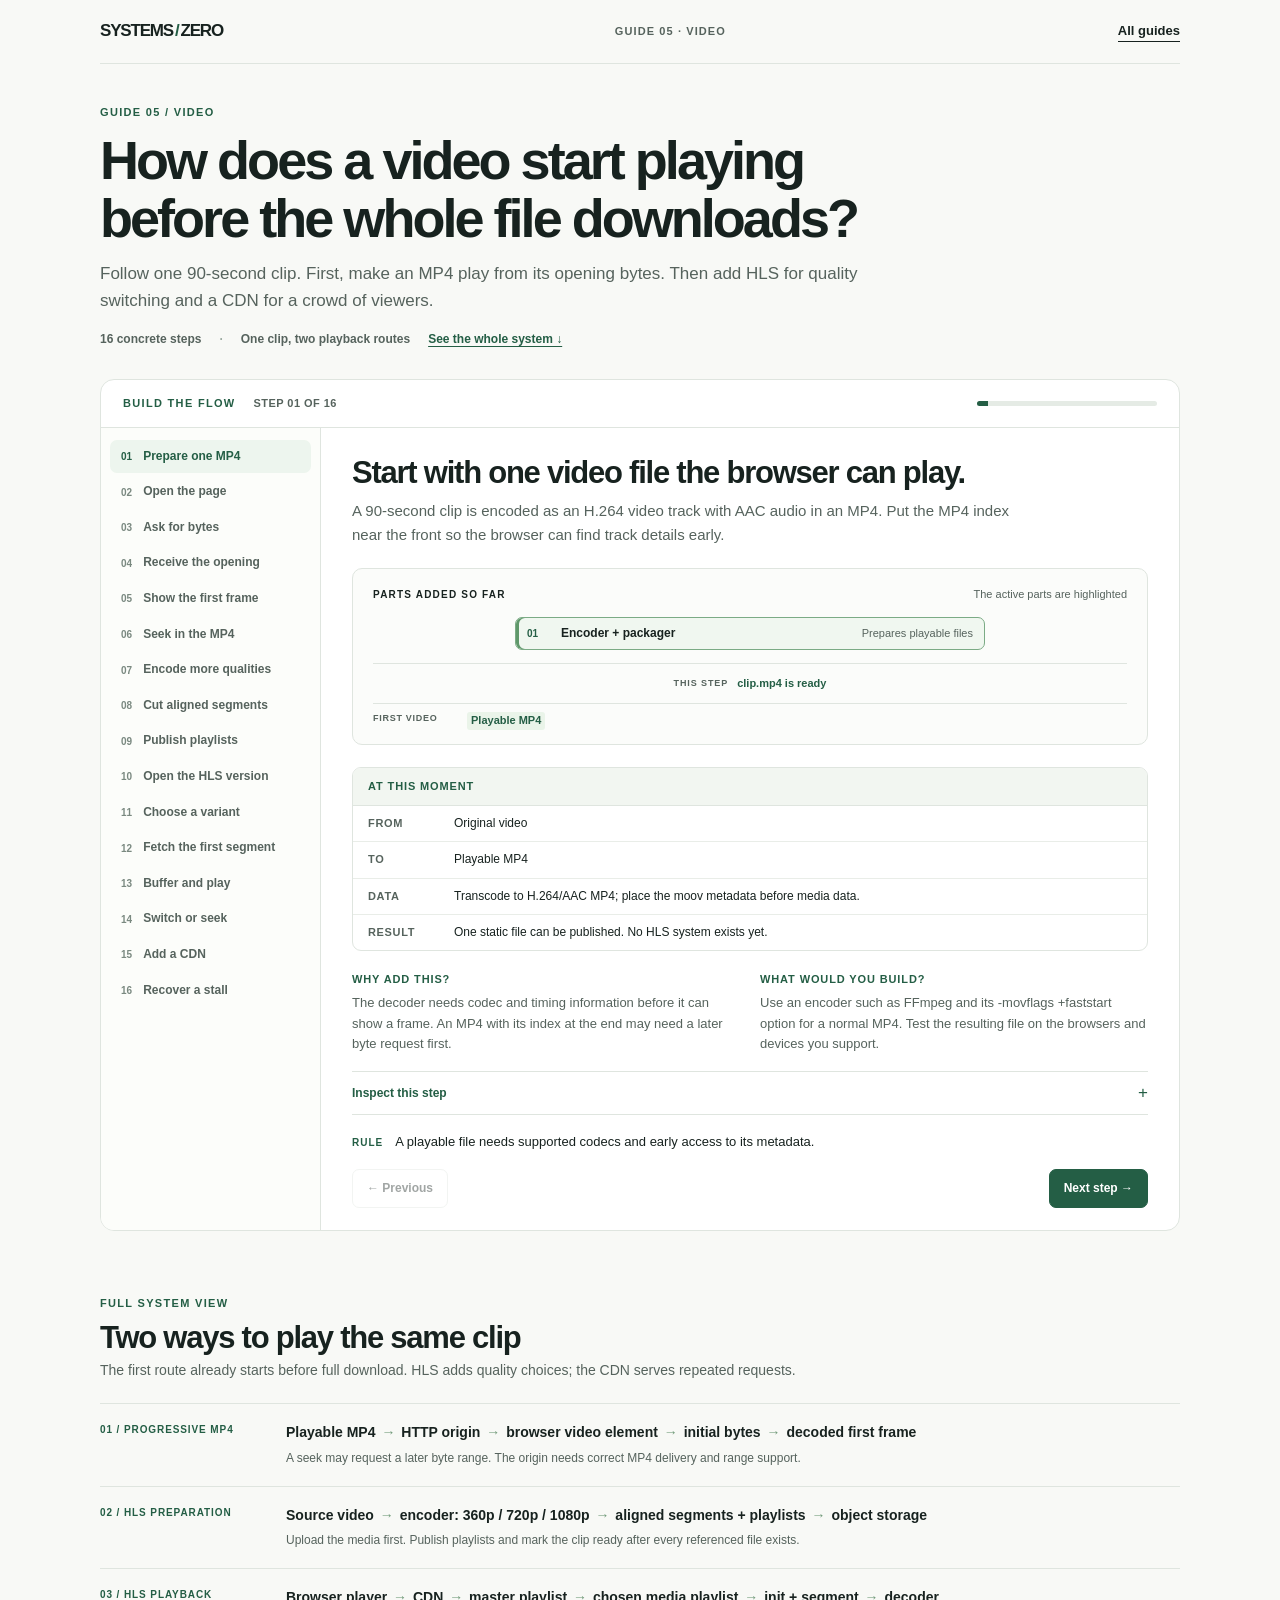
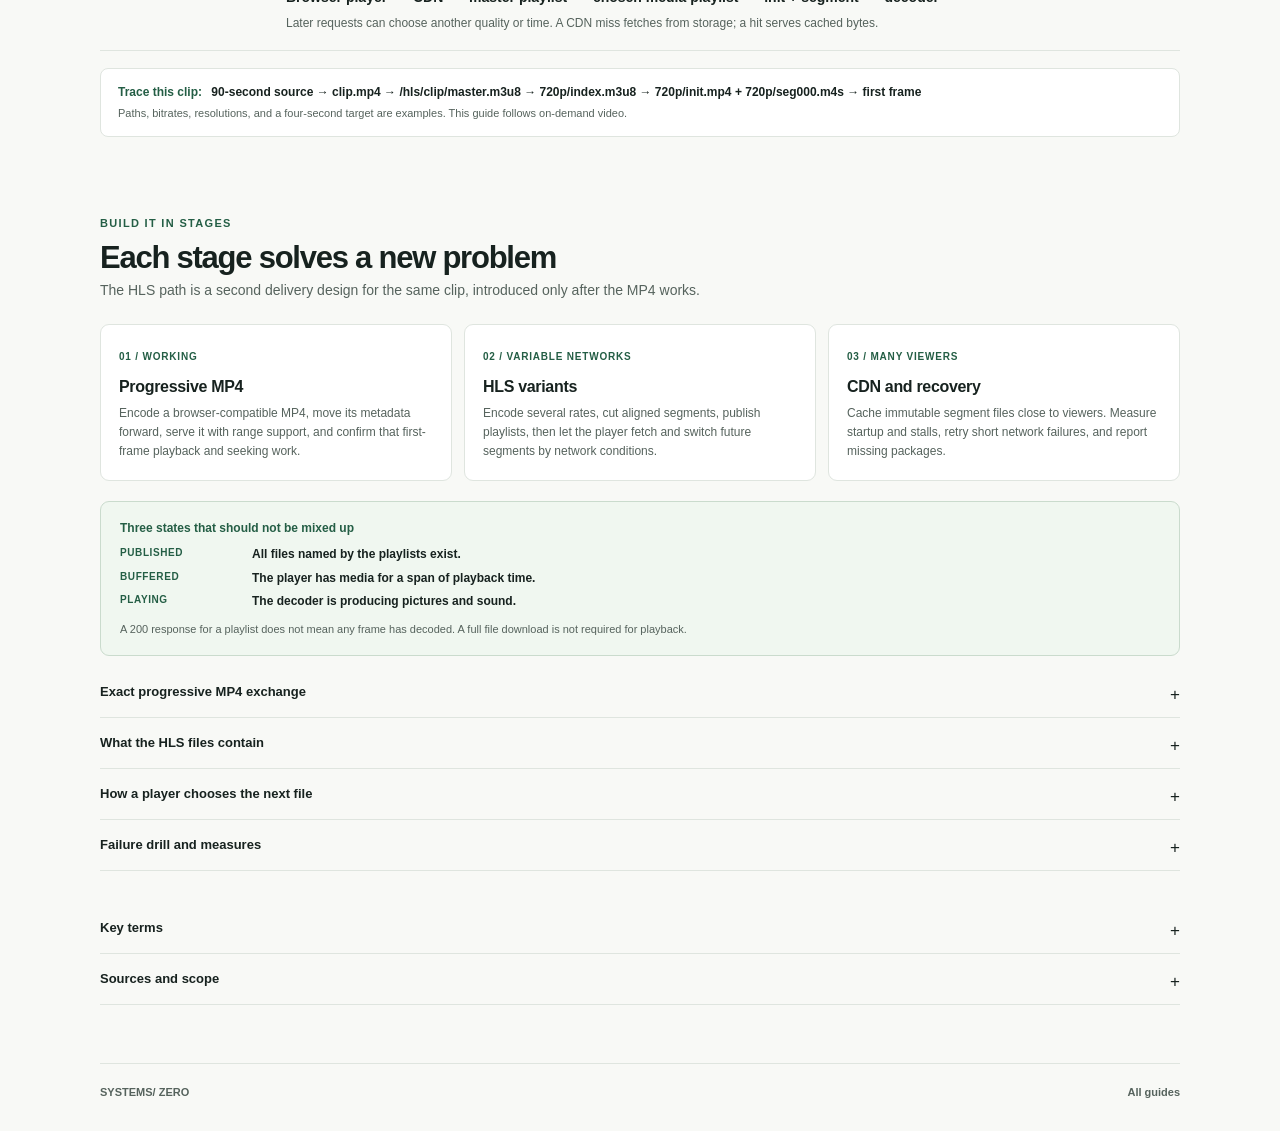
<file: guides/video-playback/index.html>
<!doctype html>
<html lang="en">
<head>
  <meta charset="UTF-8">
  <meta name="viewport" content="width=device-width, initial-scale=1">
  <meta name="theme-color" content="#f8f9f6">
  <meta name="description" content="Follow one video from a playable MP4 to byte ranges, HLS segments, adaptive quality, and CDN delivery.">
  <link rel="icon" href="../../favicon.svg" type="image/svg+xml">
  <link rel="stylesheet" href="../shared.css">
  <script src="guide-data.js" defer></script>
  <script src="guide.js" defer></script>
  <title>Video playback before full download | Systems from Zero</title>
</head>
<body>
  <a class="skip-link" href="#flow">Skip to video flow</a>
  <header class="topbar wrap">
    <a class="brand" href="../../">SYSTEMS<span>/</span>ZERO</a>
    <span class="header-label">GUIDE 05 · VIDEO</span>
    <a class="back-link" href="../../">All guides</a>
  </header>
  <main class="wrap">
    <div class="intro">
      <p class="eyebrow">GUIDE 05 / VIDEO</p>
      <h1>How does a video start playing before the whole file downloads?</h1>
      <p>Follow one 90-second clip. First, make an MP4 play from its opening bytes. Then add HLS for quality switching and a CDN for a crowd of viewers.</p>
      <div class="intro-meta"><span>16 concrete steps</span><span>One clip, two playback routes</span><a href="#system-map">See the whole system ↓</a></div>
    </div>
    <noscript><p class="no-script">Turn on JavaScript to use the step by step flow. The full system view and reference below are still available.</p></noscript>
    <section id="flow" class="flow" aria-label="Build the video playback flow">
      <div class="flow-top"><div><span class="section-label">BUILD THE FLOW</span><span id="step-number" class="step-number">STEP 01 OF 16</span></div><div class="progress" aria-hidden="true"><span id="progress-fill"></span></div></div>
      <div class="flow-grid">
        <nav id="steps" class="steps" role="tablist" aria-label="Video playback steps"></nav>
        <article id="step-content" class="step-content" role="tabpanel" aria-live="polite">
          <h2 id="step-title"></h2><p id="step-summary" class="summary"></p>
          <div class="diagram" aria-label="Video system parts added so far">
            <div class="diagram-heading"><strong>PARTS ADDED SO FAR</strong><span>The active parts are highlighted</span></div>
            <div id="route" class="route"></div>
            <div class="signal"><span>THIS STEP</span><strong id="signal"></strong></div>
            <div id="layers" class="layers" aria-label="Capabilities added so far"></div>
          </div>
          <div class="handoff"><h3>At this moment</h3><dl>
            <div><dt>From</dt><dd id="handoff-from"></dd></div><div><dt>To</dt><dd id="handoff-to"></dd></div>
            <div><dt>Data</dt><dd id="handoff-message"></dd></div><div><dt>Result</dt><dd id="handoff-state"></dd></div>
          </dl></div>
          <div class="explanation"><div><h3>Why add this?</h3><p id="step-why"></p></div><div><h3>What would you build?</h3><p id="step-tech"></p></div></div>
          <details class="inspect"><summary>Inspect this step</summary><div><h3>Under the hood</h3><p id="step-inside"></p><h3>If it fails</h3><p id="step-failure"></p><a id="step-source" href="https://developer.mozilla.org/en-US/docs/Web/HTML/Element/video" target="_blank" rel="noopener noreferrer"></a></div></details>
          <p class="takeaway"><strong>Rule</strong><span id="takeaway"></span></p>
          <div class="controls"><button id="previous" type="button">← Previous</button><button id="next" type="button">Next step →</button></div>
        </article>
      </div>
    </section>
    <section id="system-map" class="system-map" aria-labelledby="map-title">
      <div class="section-heading"><p class="eyebrow">FULL SYSTEM VIEW</p><h2 id="map-title">Two ways to play the same clip</h2><p>The first route already starts before full download. HLS adds quality choices; the CDN serves repeated requests.</p></div>
      <div class="system-lanes">
        <div><span>01 / PROGRESSIVE MP4</span><p>Playable MP4 <b>→</b> HTTP origin <b>→</b> browser video element <b>→</b> initial bytes <b>→</b> decoded first frame</p><small>A seek may request a later byte range. The origin needs correct MP4 delivery and range support.</small></div>
        <div><span>02 / HLS PREPARATION</span><p>Source video <b>→</b> encoder: 360p / 720p / 1080p <b>→</b> aligned segments + playlists <b>→</b> object storage</p><small>Upload the media first. Publish playlists and mark the clip ready after every referenced file exists.</small></div>
        <div><span>03 / HLS PLAYBACK</span><p>Browser player <b>→</b> CDN <b>→</b> master playlist <b>→</b> chosen media playlist <b>→</b> init + segment <b>→</b> decoder</p><small>Later requests can choose another quality or time. A CDN miss fetches from storage; a hit serves cached bytes.</small></div>
      </div>
      <p class="trace"><strong>Trace this clip:</strong> 90-second source → clip.mp4 → /hls/clip/master.m3u8 → 720p/index.m3u8 → 720p/init.mp4 + 720p/seg000.m4s → first frame <span>Paths, bitrates, resolutions, and a four-second target are examples. This guide follows on-demand video.</span></p>
    </section>
    <section class="blueprint" aria-labelledby="blueprint-title">
      <div class="section-heading"><p class="eyebrow">BUILD IT IN STAGES</p><h2 id="blueprint-title">Each stage solves a new problem</h2><p>The HLS path is a second delivery design for the same clip, introduced only after the MP4 works.</p></div>
      <div class="blueprint-grid">
        <article><span>01 / WORKING</span><h3>Progressive MP4</h3><p>Encode a browser-compatible MP4, move its metadata forward, serve it with range support, and confirm that first-frame playback and seeking work.</p></article>
        <article><span>02 / VARIABLE NETWORKS</span><h3>HLS variants</h3><p>Encode several rates, cut aligned segments, publish playlists, then let the player fetch and switch future segments by network conditions.</p></article>
        <article><span>03 / MANY VIEWERS</span><h3>CDN and recovery</h3><p>Cache immutable segment files close to viewers. Measure startup and stalls, retry short network failures, and report missing packages.</p></article>
      </div>
      <div class="state-model"><strong>Three states that should not be mixed up</strong>
        <p><span>Published</span> All files named by the playlists exist.</p>
        <p><span>Buffered</span> The player has media for a span of playback time.</p>
        <p><span>Playing</span> The decoder is producing pictures and sound.</p>
        <small>A 200 response for a playlist does not mean any frame has decoded. A full file download is not required for playback.</small>
      </div>
      <details class="reference-detail"><summary>Exact progressive MP4 exchange</summary><div class="reference-body">
        <p><strong>Page:</strong> &lt;video controls preload="metadata" src="/media/clip.mp4"&gt;&lt;/video&gt;. The preload value is a browser hint.</p>
        <p><strong>Possible request:</strong> GET /media/clip.mp4 with Range: bytes=0-1048575. A browser may also make a plain GET or choose another range.</p>
        <p><strong>Range response:</strong> 206 Partial Content; Content-Range: bytes 0-1048575/12000000; Content-Type: video/mp4. The next request can ask for another range. If the origin ignores Range, it may return 200 with the whole file.</p>
        <p><strong>Seek:</strong> For 00:45, the browser uses MP4 sample timing and keyframes to locate a useful byte position. Time is not converted to bytes by a simple percentage.</p>
      </div></details>
      <details class="reference-detail"><summary>What the HLS files contain</summary><div class="reference-body">
        <p><strong>master.m3u8:</strong> #EXTM3U followed by an #EXT-X-STREAM-INF entry for each quality, including BANDWIDTH, CODECS, and RESOLUTION, then that quality's media playlist URL.</p>
        <p><strong>720p/index.m3u8:</strong> #EXTM3U, #EXT-X-VERSION:7, #EXT-X-TARGETDURATION:4, #EXT-X-PLAYLIST-TYPE:VOD, #EXT-X-MAP:URI="init.mp4", then #EXTINF:4.000, and seg000.m4s. Later segments follow. An on-demand playlist ends with #EXT-X-ENDLIST.</p>
        <p><strong>720p/init.mp4:</strong> fMP4 initialization data. <strong>seg000.m4s:</strong> encoded media for an opening time span. The player needs both before it can decode that fMP4 segment.</p>
        <p><strong>Boundary check:</strong> A four-second target does not guarantee every segment is exactly four seconds. Put suitable keyframes at intended cut points and check that variant timelines align.</p>
      </div></details>
      <details class="reference-detail"><summary>How a player chooses the next file</summary><div class="reference-body">
        <p><strong>Start:</strong> Get the master playlist, select a supported bitrate, get its media playlist, then request init data and the first segment. A native HLS stack or JavaScript player feeds the decoder.</p>
        <p><strong>Continue:</strong> Keep some media ahead of the playhead. Compare measured download rate and buffer with each variant's bitrate. Request a lower or higher quality for a future aligned segment.</p>
        <p><strong>Seek:</strong> Find the segment whose time span includes the new position, fetch from a decodable boundary, and discard or replace unneeded buffered data. The exact buffer policy belongs to the player.</p>
        <p><strong>Browser support:</strong> Native HLS and MSE-based players differ by browser and device. Test the actual codecs and player path you ship.</p>
      </div></details>
      <details class="reference-detail"><summary>Failure drill and measures</summary><div class="reference-body">
        <p><strong>MP4 starts slowly:</strong> Check codec support, MP4 metadata location, origin response, first-byte time, and first-frame time separately.</p>
        <p><strong>HLS segment is slow:</strong> If buffer is shrinking, choose a lower bitrate for a later segment; retry a transient request with a finite limit.</p>
        <p><strong>Segment is 404:</strong> Check publication order, object path, playlist URL, and CDN cache. A lower bitrate only helps if its matching segment exists.</p>
        <p><strong>Decode fails after a switch:</strong> Inspect codec declarations, timestamps, keyframes, and the matching init file for both renditions.</p>
        <p><strong>Measure:</strong> play-to-first-frame time, startup failure rate, rebuffer count and duration, selected bitrate, segment HTTP status, CDN hit rate, and seek delay.</p>
      </div></details>
    </section>
    <section class="reference" aria-label="Reference information">
      <details><summary>Key terms</summary><div class="reference-body">
        <p><strong>Progressive MP4</strong> One MP4 delivered over HTTP; playback may begin before its full body arrives.</p>
        <p><strong>Range request</strong> An HTTP request for selected bytes of a file.</p>
        <p><strong>Keyframe</strong> A frame suitable for starting video decoding without earlier predicted frames.</p>
        <p><strong>HLS</strong> HTTP Live Streaming: playlists point to short media segments.</p>
        <p><strong>Rendition / variant</strong> One encoded quality of the same timeline, such as 720p at a stated bitrate.</p>
        <p><strong>fMP4</strong> Fragmented MP4: an initialization section plus media fragments.</p>
        <p><strong>Adaptive bitrate</strong> Choosing later segments at a bitrate that fits current conditions.</p>
        <p><strong>CDN</strong> A network of caches that can serve repeated HTTP files closer to viewers.</p>
      </div></details>
      <details><summary>Sources and scope</summary><div class="reference-body">
        <p>This is a teaching design for an on-demand 90-second clip. The paths, quality ladder, segment target, and player rules are examples, not claims about a particular video service. Live streaming, DRM, captions, advertising, and access control add separate flows.</p>
        <ul>
          <li><a href="https://developer.mozilla.org/en-US/docs/Web/HTML/Element/video" target="_blank" rel="noopener noreferrer">MDN: video element</a></li>
          <li><a href="https://developer.mozilla.org/en-US/docs/Web/API/HTMLMediaElement/preload" target="_blank" rel="noopener noreferrer">MDN: preload hint</a></li>
          <li><a href="https://developer.mozilla.org/en-US/docs/Web/HTTP/Guides/Range_requests" target="_blank" rel="noopener noreferrer">MDN: HTTP ranges</a></li>
          <li><a href="https://developer.mozilla.org/en-US/docs/Web/Media/Guides/Audio_and_video_delivery/buffering_seeking_time_ranges" target="_blank" rel="noopener noreferrer">MDN: buffered time ranges</a></li>
          <li><a href="https://ffmpeg.org/ffmpeg-all.html" target="_blank" rel="noopener noreferrer">FFmpeg: MP4 faststart</a></li>
          <li><a href="https://ffmpeg.org/ffmpeg-formats.html" target="_blank" rel="noopener noreferrer">FFmpeg: HLS segments and keyframes</a></li>
          <li><a href="https://www.rfc-editor.org/rfc/rfc8216" target="_blank" rel="noopener noreferrer">RFC 8216: HLS syntax</a></li>
          <li><a href="https://developer.apple.com/documentation/http-live-streaming" target="_blank" rel="noopener noreferrer">Apple: HLS overview</a></li>
          <li><a href="https://developer.apple.com/documentation/http-live-streaming/hls-authoring-specification-for-apple-devices/" target="_blank" rel="noopener noreferrer">Apple: HLS authoring</a></li>
          <li><a href="https://developer.mozilla.org/en-US/docs/Web/API/Media_Source_Extensions_API" target="_blank" rel="noopener noreferrer">MDN: MSE playback</a></li>
          <li><a href="https://docs.aws.amazon.com/AmazonCloudFront/latest/DeveloperGuide/ConfiguringCaching.html" target="_blank" rel="noopener noreferrer">AWS: CDN caching</a></li>
        </ul>
      </div></details>
    </section>
  </main>
  <footer class="footer wrap"><span>SYSTEMS/ ZERO</span><a href="../../">All guides</a></footer>
</body>
</html>
</file>
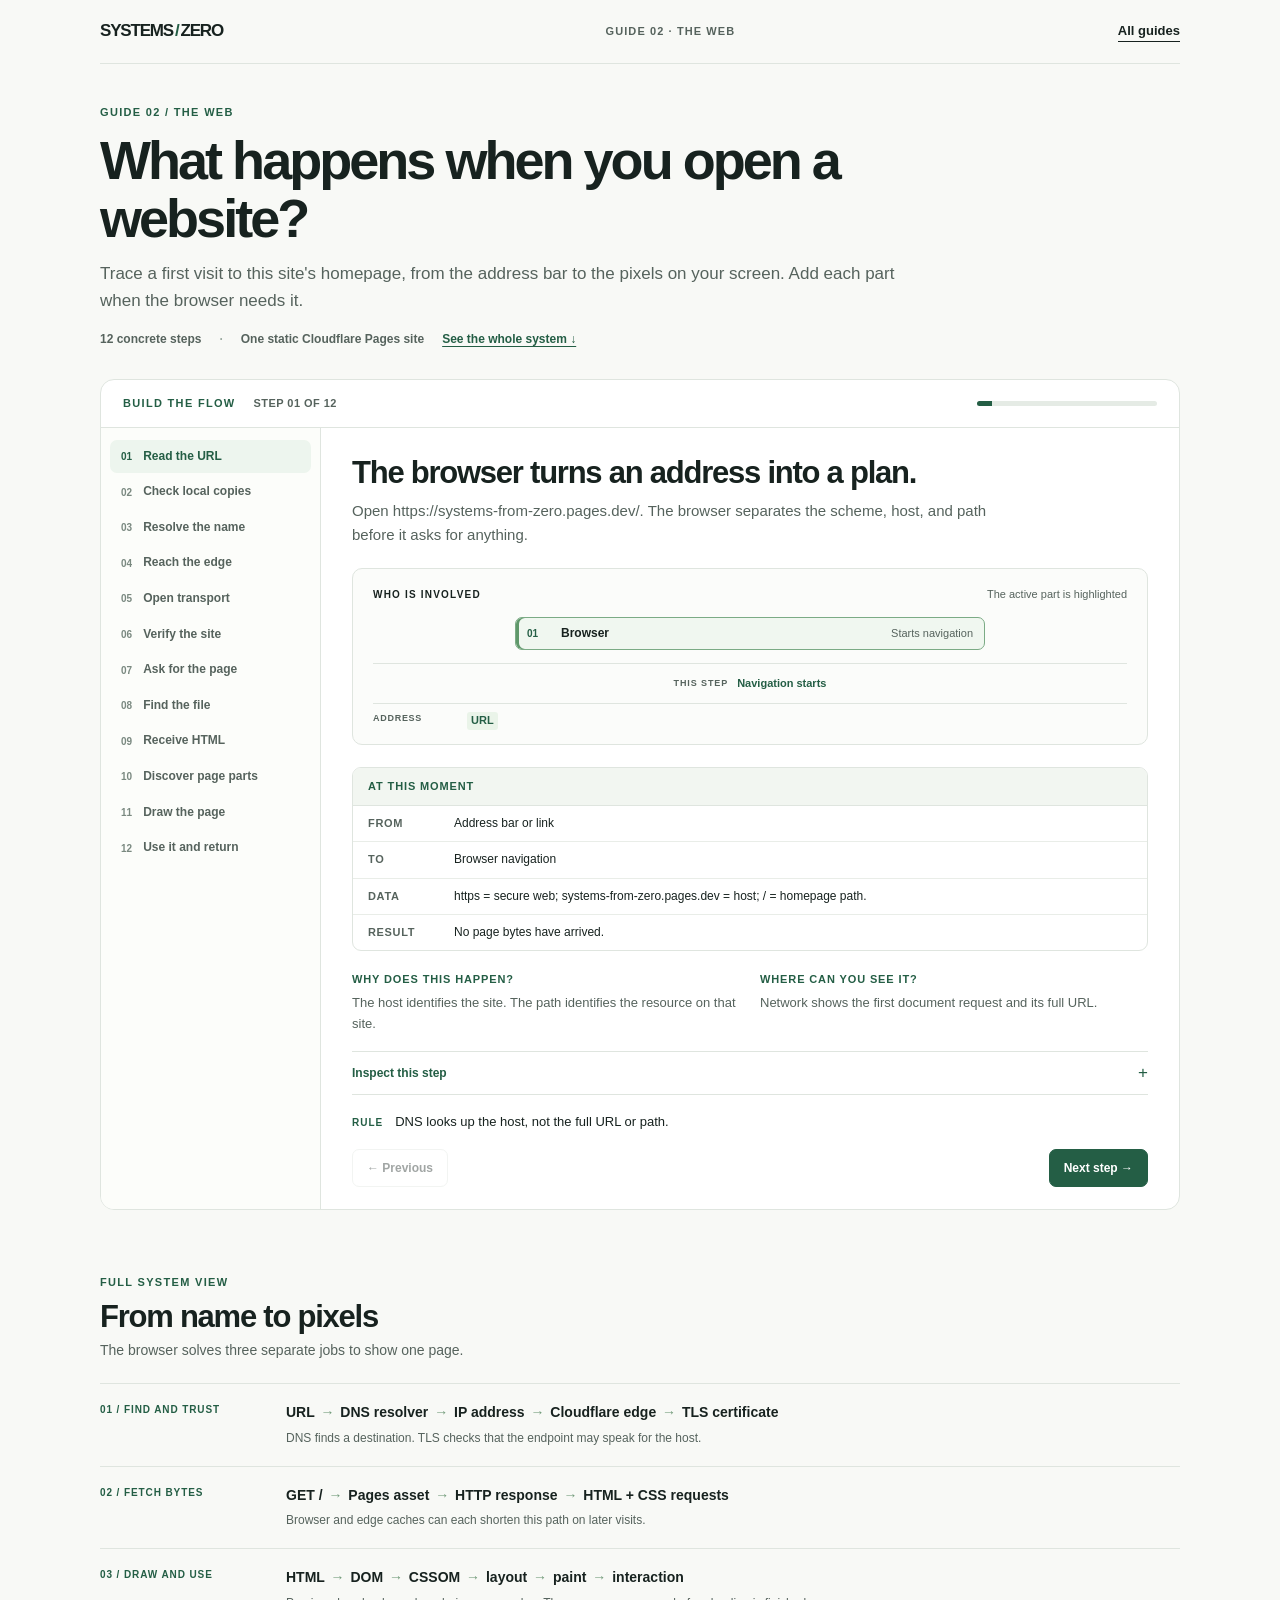
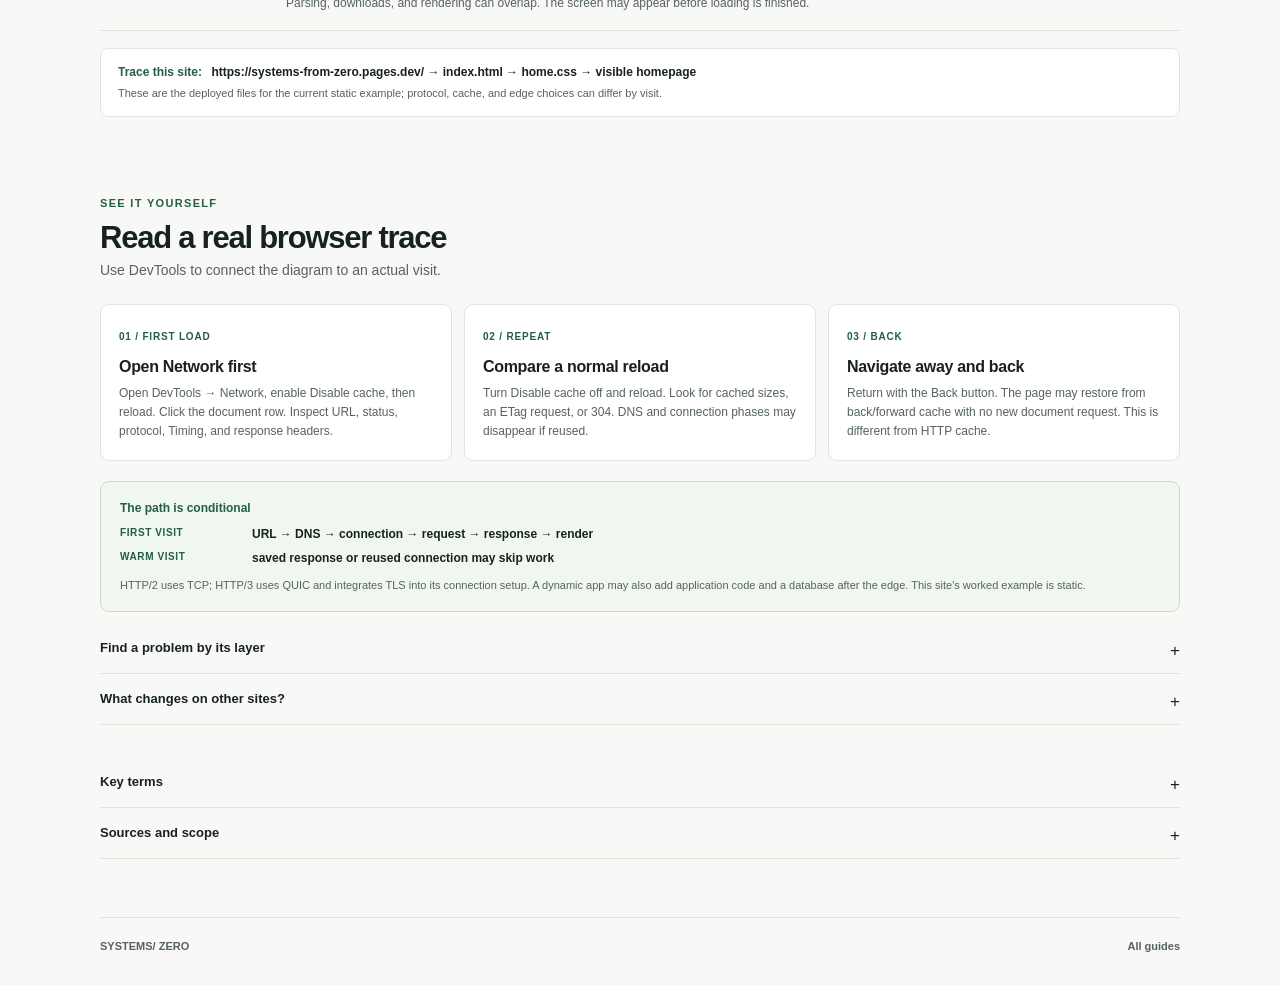
<file: guides/website-load/index.html>
﻿<!doctype html>
<html lang="en">
<head>
  <meta charset="UTF-8">
  <meta name="viewport" content="width=device-width, initial-scale=1">
  <meta name="theme-color" content="#f8f9f6">
  <meta name="description" content="Trace a website visit from URL and DNS to HTTPS, Cloudflare Pages, HTML, CSS, pixels, and interaction.">
  <link rel="icon" href="../../favicon.svg" type="image/svg+xml">
  <link rel="stylesheet" href="../shared.css">
  <script src="guide.js" defer></script>
  <title>Opening a website | Systems from Zero</title>
</head>
<body>
  <a class="skip-link" href="#flow">Skip to website flow</a>
  <header class="topbar wrap">
    <a class="brand" href="../../">SYSTEMS<span>/</span>ZERO</a>
    <span class="header-label">GUIDE 02 · THE WEB</span>
    <a class="back-link" href="../../">All guides</a>
  </header>

  <main class="wrap">
    <div class="intro">
      <p class="eyebrow">GUIDE 02 / THE WEB</p>
      <h1>What happens when you open a website?</h1>
      <p>Trace a first visit to this site's homepage, from the address bar to the pixels on your screen. Add each part when the browser needs it.</p>
      <div class="intro-meta"><span>12 concrete steps</span><span>One static Cloudflare Pages site</span><a href="#system-map">See the whole system ↓</a></div>
    </div>
    <noscript><p class="no-script">Turn on JavaScript to use the step by step flow. The full system view and reference below are still available.</p></noscript>

    <section id="flow" class="flow" aria-label="Build the website loading flow">
      <div class="flow-top">
        <div><span class="section-label">BUILD THE FLOW</span><span id="step-number" class="step-number">STEP 01 OF 12</span></div>
        <div class="progress" aria-hidden="true"><span id="progress-fill"></span></div>
      </div>
      <div class="flow-grid">
        <nav id="steps" class="steps" role="tablist" aria-label="Website load steps"></nav>
        <article id="step-content" class="step-content" role="tabpanel" aria-live="polite">
          <h2 id="step-title"></h2>
          <p id="step-summary" class="summary"></p>
          <div class="diagram" aria-label="Website request participants">
            <div class="diagram-heading"><strong>WHO IS INVOLVED</strong><span>The active part is highlighted</span></div>
            <div id="route" class="route"></div>
            <div class="signal"><span>THIS STEP</span><strong id="signal"></strong></div>
            <div id="layers" class="layers" aria-label="System parts added so far"></div>
          </div>
          <div class="handoff">
            <h3>At this moment</h3>
            <dl>
              <div><dt>From</dt><dd id="handoff-from"></dd></div>
              <div><dt>To</dt><dd id="handoff-to"></dd></div>
              <div><dt>Data</dt><dd id="handoff-message"></dd></div>
              <div><dt>Result</dt><dd id="handoff-state"></dd></div>
            </dl>
          </div>
          <div class="explanation">
            <div><h3>Why does this happen?</h3><p id="step-why"></p></div>
            <div><h3>Where can you see it?</h3><p id="step-tech"></p></div>
          </div>
          <details class="inspect">
            <summary>Inspect this step</summary>
            <div><h3>Under the hood</h3><p id="step-inside"></p><h3>If it fails</h3><p id="step-failure"></p><a id="step-source" href="https://developer.mozilla.org/en-US/docs/Learn_web_development/Getting_started/Web_standards/How_the_web_works" target="_blank" rel="noopener noreferrer"></a></div>
          </details>
          <p class="takeaway"><strong>Rule</strong><span id="takeaway"></span></p>
          <div class="controls">
            <button id="previous" type="button">← Previous</button>
            <button id="next" type="button">Next step →</button>
          </div>
        </article>
      </div>
    </section>

    <section id="system-map" class="system-map" aria-labelledby="map-title">
      <div class="section-heading"><p class="eyebrow">FULL SYSTEM VIEW</p><h2 id="map-title">From name to pixels</h2><p>The browser solves three separate jobs to show one page.</p></div>
      <div class="system-lanes">
        <div><span>01 / FIND AND TRUST</span><p>URL <b>→</b> DNS resolver <b>→</b> IP address <b>→</b> Cloudflare edge <b>→</b> TLS certificate</p><small>DNS finds a destination. TLS checks that the endpoint may speak for the host.</small></div>
        <div><span>02 / FETCH BYTES</span><p>GET / <b>→</b> Pages asset <b>→</b> HTTP response <b>→</b> HTML + CSS requests</p><small>Browser and edge caches can each shorten this path on later visits.</small></div>
        <div><span>03 / DRAW AND USE</span><p>HTML <b>→</b> DOM <b>→</b> CSSOM <b>→</b> layout <b>→</b> paint <b>→</b> interaction</p><small>Parsing, downloads, and rendering can overlap. The screen may appear before loading is finished.</small></div>
      </div>
      <p class="trace"><strong>Trace this site:</strong> https://systems-from-zero.pages.dev/ → index.html → home.css → visible homepage <span>These are the deployed files for the current static example; protocol, cache, and edge choices can differ by visit.</span></p>
    </section>

    <section class="blueprint" aria-labelledby="blueprint-title">
      <div class="section-heading"><p class="eyebrow">SEE IT YOURSELF</p><h2 id="blueprint-title">Read a real browser trace</h2><p>Use DevTools to connect the diagram to an actual visit.</p></div>
      <div class="blueprint-grid">
        <article><span>01 / FIRST LOAD</span><h3>Open Network first</h3><p>Open DevTools → Network, enable Disable cache, then reload. Click the document row. Inspect URL, status, protocol, Timing, and response headers.</p></article>
        <article><span>02 / REPEAT</span><h3>Compare a normal reload</h3><p>Turn Disable cache off and reload. Look for cached sizes, an ETag request, or 304. DNS and connection phases may disappear if reused.</p></article>
        <article><span>03 / BACK</span><h3>Navigate away and back</h3><p>Return with the Back button. The page may restore from back/forward cache with no new document request. This is different from HTTP cache.</p></article>
      </div>
      <div class="state-model">
        <strong>The path is conditional</strong>
        <p><span>First visit</span> URL → DNS → connection → request → response → render</p>
        <p><span>Warm visit</span> saved response or reused connection may skip work</p>
        <small>HTTP/2 uses TCP; HTTP/3 uses QUIC and integrates TLS into its connection setup. A dynamic app may also add application code and a database after the edge. This site's worked example is static.</small>
      </div>
      <details class="reference-detail"><summary>Find a problem by its layer</summary><div class="reference-body">
        <p><strong>DNS error:</strong> the browser did not obtain a usable address. Check hostname and resolver.</p>
        <p><strong>Connection or TLS error:</strong> the address was found, but transport or certificate validation failed.</p>
        <p><strong>404 or 5xx:</strong> HTTP reached a server; inspect the path and server response.</p>
        <p><strong>Unstyled or blank page:</strong> HTML may have arrived; inspect CSS, scripts, and console errors.</p>
        <p><strong>Visible but slow to use:</strong> inspect main-thread JavaScript and later resource work.</p>
      </div></details>
      <details class="reference-detail"><summary>What changes on other sites?</summary><div class="reference-body">
        <p><strong>Dynamic HTML:</strong> an application server may authenticate a user and query a database before returning HTML.</p>
        <p><strong>JavaScript app:</strong> the first document may be small while scripts build much of the UI later.</p>
        <p><strong>Service worker:</strong> installed code can answer some requests from its own cache.</p>
        <p><strong>Redirects:</strong> the browser may repeat parts of the request path at a new URL.</p>
        <p><strong>Other hosts:</strong> images, fonts, or APIs on another host may need another DNS answer and connection.</p>
      </div></details>
    </section>

    <section class="reference" aria-label="Reference information">
      <details><summary>Key terms</summary><div class="reference-body">
        <p><strong>URL</strong> The resource address, including scheme, host, and path.</p>
        <p><strong>DNS resolver</strong> Finds an IP address for a host, often using saved answers.</p>
        <p><strong>Authoritative DNS</strong> The source of a domain's DNS records.</p>
        <p><strong>CDN edge</strong> A nearby server that can deliver a site's content.</p>
        <p><strong>TLS</strong> Checks the server's certificate and protects the connection.</p>
        <p><strong>HTTP</strong> The request and response rules used to ask for web resources.</p>
        <p><strong>DOM and CSSOM</strong> Browser structures for document content and styles.</p>
        <p><strong>Paint</strong> Turning layout into visible pixels.</p>
        <p><strong>ETag</strong> A response version marker used for validation.</p>
      </div></details>
      <details><summary>Sources and scope</summary><div class="reference-body">
        <p>This is a teaching trace of a first visit to a static Cloudflare Pages site. The steps reveal dependencies, but browsers can overlap work or skip steps through caches and reused connections. DNS answers, protocol choice, edge location, and timing must be observed on a real visit; the guide does not claim they are fixed for this domain.</p>
        <ul>
          <li><a href="https://developer.mozilla.org/en-US/docs/Web/Performance/Guides/How_browsers_work" target="_blank" rel="noopener noreferrer">MDN: browser loading and rendering</a></li>
          <li><a href="https://developer.mozilla.org/en-US/docs/Web/HTTP/Guides/Caching" target="_blank" rel="noopener noreferrer">MDN: HTTP caching and 304</a></li>
          <li><a href="https://developers.cloudflare.com/learning-paths/cybersafe/concepts/what-is-dns/" target="_blank" rel="noopener noreferrer">Cloudflare: DNS path</a></li>
          <li><a href="https://developers.cloudflare.com/pages/configuration/serving-pages/" target="_blank" rel="noopener noreferrer">Cloudflare: Pages asset serving</a></li>
          <li><a href="https://www.rfc-editor.org/rfc/rfc9114.html" target="_blank" rel="noopener noreferrer">IETF: HTTP/3 and QUIC</a></li>
          <li><a href="https://developer.mozilla.org/en-US/docs/Web/HTTP/Guides/Messages" target="_blank" rel="noopener noreferrer">MDN: HTTP messages</a></li>
          <li><a href="https://developer.chrome.com/docs/devtools/network/overview" target="_blank" rel="noopener noreferrer">Chrome: Network panel</a></li>
          <li><a href="https://web.dev/articles/bfcache" target="_blank" rel="noopener noreferrer">web.dev: back/forward cache</a></li>
        </ul>
      </div></details>
    </section>
  </main>
  <footer class="footer wrap"><span>SYSTEMS/ ZERO</span><a href="../../">All guides</a></footer>
</body>
</html>
</file>
<file: home.css>
﻿:root{--bg:#f8f9f6;--ink:#17221f;--muted:#56635d;--line:#dfe5df;--green:#245e45}
*{box-sizing:border-box}html{scroll-behavior:smooth}body{margin:0;background:var(--bg);color:var(--ink);font-family:Inter,"Segoe UI",Arial,sans-serif;line-height:1.5;-webkit-font-smoothing:antialiased}a{color:inherit}a:focus-visible{outline:3px solid #3674c2;outline-offset:4px}.wrap{width:min(100% - 40px,1080px);margin-inline:auto}.skip-link{position:absolute;top:-60px;left:16px;background:#fff;padding:10px;z-index:10}.skip-link:focus{top:12px}
.topbar{min-height:64px;border-bottom:1px solid var(--line);display:flex;align-items:center;justify-content:space-between}.topbar a{text-decoration:none}.brand{font-size:17px;font-weight:850;letter-spacing:-.07em}.brand span{color:var(--green);margin-inline:2px}.header-link{font-size:13px;font-weight:700}.intro{padding:95px 0 70px;max-width:750px}.eyebrow,.section-heading span,.guide-number{color:var(--green);font-size:11px;font-weight:850;letter-spacing:.1em}.intro h1{font-size:clamp(46px,7vw,78px);line-height:1.05;letter-spacing:-.07em;margin:12px 0 22px}.intro>p:last-child{max-width:650px;color:var(--muted);font-size:19px;line-height:1.6;margin:0}.guides{padding-bottom:115px}.section-heading{border-bottom:1px solid var(--line);padding-bottom:17px}.section-heading h2{font-size:27px;letter-spacing:-.04em;margin:5px 0 0}.guide{display:grid;grid-template-columns:130px 1fr 30px;align-items:center;gap:26px;background:#fff;border:1px solid var(--line);border-radius:10px;padding:29px 32px;text-decoration:none;margin-top:22px;transition:border-color .2s,transform .2s}.guide:hover{border-color:#7ca990;transform:translateY(-2px)}.guide h3{font-size:25px;letter-spacing:-.04em;margin:0 0 6px}.guide p{font-size:14px;line-height:1.6;color:var(--muted);margin:0;max-width:620px}.guide-arrow{font-size:26px;color:var(--green)}.more{font-size:13px;color:var(--muted);margin:22px 0}.footer{border-top:1px solid var(--line);padding:20px 0 30px;color:var(--muted);font-size:11px;font-weight:700}
@media(max-width:650px){.wrap{width:min(100% - 28px,1080px)}.intro{padding:62px 0 55px}.intro>p:last-child{font-size:16px}.guides{padding-bottom:70px}.guide{grid-template-columns:1fr 30px;gap:7px;padding:21px}.guide-number{grid-column:1/-1}.guide h3{font-size:21px}}
@media(prefers-reduced-motion:reduce){html{scroll-behavior:auto}.guide{transition:none}}
</file>
<file: guides/shared.css>
﻿:root {
  --bg:#f8f9f6; --paper:#fff; --ink:#17221f; --muted:#56635d;
  --line:#dfe5df; --green:#245e45; --soft:#edf5ee; --accent:#b8d5bd;
}
* { box-sizing:border-box }
html { scroll-behavior:smooth }
body { margin:0; background:var(--bg); color:var(--ink); font:15px/1.55 Inter,"Segoe UI",Arial,sans-serif; -webkit-font-smoothing:antialiased }
button { font:inherit; cursor:pointer }
a { color:inherit }
a:focus-visible,button:focus-visible,summary:focus-visible { outline:3px solid #3674c2; outline-offset:3px }
.wrap { width:min(100% - 40px,1080px); margin-inline:auto }
.skip-link { position:absolute; top:-60px; left:16px; z-index:10; background:#fff; padding:10px }
.skip-link:focus { top:12px }
.topbar { min-height:64px; display:flex; align-items:center; justify-content:space-between; gap:16px; border-bottom:1px solid var(--line) }
.topbar a { text-decoration:none }
.brand { font-size:17px; font-weight:850; letter-spacing:-.07em; white-space:nowrap }
.brand span { color:var(--green); margin-inline:2px }
.header-label { font-size:11px; font-weight:800; letter-spacing:.1em; color:var(--muted) }
.back-link { font-size:13px; font-weight:700; border-bottom:1px solid var(--ink) }
.intro { padding:40px 0 30px; max-width:830px }
.eyebrow,.section-label { margin:0; color:var(--green); font-size:11px; font-weight:850; letter-spacing:.12em }
.intro h1 { font-size:clamp(34px,5vw,54px); letter-spacing:-.055em; line-height:1.08; margin:10px 0 12px }
.intro>p:nth-of-type(2) { margin:0; color:var(--muted); font-size:17px; line-height:1.6 }
.intro-meta { display:flex; flex-wrap:wrap; gap:8px 18px; align-items:center; margin-top:16px; color:var(--muted); font-size:12px; font-weight:700 }
.intro-meta span+span:before { content:"·"; margin-right:18px; color:#9baaa0 }
.intro-meta a { color:var(--green); text-underline-offset:3px }
.no-script { border:1px solid var(--line); border-radius:8px; padding:12px 16px; background:#fff; color:var(--muted); font-size:13px }
.flow { background:var(--paper); border:1px solid var(--line); border-radius:14px; overflow:hidden }
.flow-top { padding:15px 22px; border-bottom:1px solid var(--line); display:flex; align-items:center; gap:28px; justify-content:space-between }
.flow-top>div:first-child { display:flex; align-items:center; gap:18px }
.step-number { font-size:11px; font-weight:800; color:var(--muted); letter-spacing:.04em; white-space:nowrap }
.progress { width:180px; height:5px; border-radius:8px; background:#e5ebe5; overflow:hidden }
.progress span { height:100%; display:block; width:7.7%; background:var(--green); transition:width .25s ease }
.flow-grid { display:grid; grid-template-columns:220px minmax(0,1fr) }
.steps { padding:12px 9px; border-right:1px solid var(--line); display:flex; flex-direction:column; gap:2px; background:#fcfdfa }
.steps button { width:100%; display:flex; align-items:center; gap:11px; border:0; background:transparent; text-align:left; padding:9px 11px; border-radius:7px; font-size:12px; font-weight:650; color:var(--muted); line-height:1.3 }
.steps button span { font-size:10px; color:#7a8980; font-weight:800 }
.steps button:hover { background:#eff3ee }
.steps button[aria-selected=true] { background:var(--soft); color:var(--green) }
.steps button[aria-selected=true] span { color:var(--green) }
.step-content { padding:27px 31px 22px; min-width:0 }
.step-content h2 { font-size:clamp(23px,3vw,31px); letter-spacing:-.04em; line-height:1.18; margin:0 0 8px }
.summary { margin:0 0 21px; color:var(--muted); font-size:15px; line-height:1.6; max-width:680px }
.diagram { border:1px solid var(--line); border-radius:10px; padding:17px 20px 14px; background:#fbfcfa }
.diagram-heading { display:flex; justify-content:space-between; align-items:center; gap:12px; margin-bottom:14px }
.diagram-heading strong { font-size:10px; letter-spacing:.12em }
.diagram-heading span { font-size:11px; color:var(--muted) }
.route { display:flex; flex-direction:column; align-items:center; gap:3px }
.route-node { width:min(100%,470px); min-height:33px; border:1px solid #d6dfd6; border-radius:7px; background:#fff; display:grid; grid-template-columns:26px minmax(105px,1fr) minmax(115px,1.3fr); align-items:center; gap:8px; padding:5px 11px }
.route-node.is-focus { border-color:#7bab85; background:#f0f7f0 }
.route-node.is-new { box-shadow:inset 3px 0 0 #5f986a }
.route-index { font-size:10px; color:var(--green); font-weight:800 }
.route-node strong { font-size:12px; line-height:1.25 }
.route-node small { font-size:11px; color:var(--muted); text-align:right; line-height:1.25 }
.route-arrow { height:11px; color:#6f8e78; font-size:14px; line-height:10px }
.signal { display:flex; justify-content:center; align-items:center; gap:9px; margin:13px auto 0; padding-top:11px; border-top:1px solid var(--line); font-size:11px }
.signal span { font-size:9px; font-weight:850; letter-spacing:.1em; color:var(--muted) }
.signal strong { color:var(--green); font-weight:750 }
.layers { margin-top:11px; border-top:1px solid var(--line) }
.layer { display:grid; grid-template-columns:86px 1fr; gap:8px; padding:8px 0; border-bottom:1px solid #e9ede8 }
.layer:last-child { border-bottom:0; padding-bottom:0 }
.layer>span { color:var(--muted); font-size:9px; font-weight:850; letter-spacing:.08em; align-self:baseline }
.layer p { display:flex; flex-wrap:wrap; align-items:baseline; gap:3px 6px; margin:0; font-size:11px; line-height:1.4 }
.layer strong { font-weight:650 }
.layer strong.is-new { color:var(--green); background:#eaf4e9; padding:1px 4px; border-radius:3px }
.layer i { color:#73977c; font-style:normal }
.handoff { margin-top:22px; border:1px solid var(--line); border-radius:9px; overflow:hidden }
.handoff h3 { margin:0; padding:10px 15px; background:#f2f6f1; border-bottom:1px solid var(--line); font-size:11px; letter-spacing:.08em; text-transform:uppercase; color:var(--green) }
.handoff dl { margin:0 }
.handoff dl>div { display:grid; grid-template-columns:74px minmax(0,1fr); gap:12px; padding:9px 15px; border-bottom:1px solid #e9ede8 }
.handoff dl>div:last-child { border:0 }
.handoff dt { color:var(--muted); font-size:11px; font-weight:750; text-transform:uppercase; letter-spacing:.06em }
.handoff dd { margin:0; font-size:12px; line-height:1.45; overflow-wrap:anywhere }
.explanation { display:grid; grid-template-columns:1fr 1fr; gap:20px; border-bottom:1px solid var(--line); padding:20px 0 17px }
.explanation h3,.inspect h3 { font-size:11px; letter-spacing:.08em; text-transform:uppercase; margin:0 0 5px; color:var(--green) }
.explanation p,.inspect p { font-size:13px; line-height:1.55; margin:0; color:var(--muted) }
.inspect { border-bottom:1px solid var(--line) }
.inspect summary { cursor:pointer; padding:12px 0; font-size:12px; font-weight:800; color:var(--green); list-style:none }
.inspect summary::-webkit-details-marker { display:none }
.inspect summary:after { content:"+"; float:right; font-size:17px; font-weight:400; line-height:1 }
.inspect[open] summary:after { content:"−" }
.inspect>div { padding:0 0 16px }
.inspect h3:not(:first-child) { margin-top:14px }
.inspect a { display:inline-block; margin-top:12px; color:var(--green); font-size:12px; font-weight:700; text-underline-offset:3px }
.takeaway { display:flex; gap:12px; align-items:baseline; margin:17px 0; font-size:13px; line-height:1.5 }
.takeaway strong { color:var(--green); font-size:10px; text-transform:uppercase; letter-spacing:.1em }
.controls { display:flex; justify-content:space-between; gap:10px }
.controls button { border:1px solid var(--line); background:#fff; color:var(--ink); border-radius:7px; padding:9px 14px; font-size:12px; font-weight:750 }
.controls button:last-child { background:var(--green); border-color:var(--green); color:#fff }
.controls button:hover:not(:disabled) { filter:brightness(.92) }
.controls button:disabled { opacity:.4; cursor:default }
.section-heading h2 { font-size:clamp(25px,3vw,31px); letter-spacing:-.04em; margin:7px 0 4px; line-height:1.2 }
.section-heading>p:last-child { color:var(--muted); font-size:14px; margin:0 }
.system-map { padding:64px 0 20px }
.system-lanes { margin-top:22px; border-top:1px solid var(--line) }
.system-lanes>div { display:grid; grid-template-columns:170px 1fr; gap:5px 16px; border-bottom:1px solid var(--line); padding:18px 0 }
.system-lanes span { grid-row:span 2; color:var(--green); font-size:10px; letter-spacing:.09em; font-weight:850 }
.system-lanes p { margin:0; font-size:14px; font-weight:750; line-height:1.55 }
.system-lanes b { color:#729b7a; font-weight:500; margin:0 2px }
.system-lanes small { color:var(--muted); font-size:12px; line-height:1.55 }
.trace { margin:17px 0 0; padding:14px 17px; border:1px solid var(--line); border-radius:8px; background:#fff; color:var(--ink); font-size:12px; font-weight:650; overflow-wrap:anywhere }
.trace strong { color:var(--green); margin-right:6px }
.trace span { display:block; margin-top:3px; color:var(--muted); font-size:11px; font-weight:400 }
.blueprint { padding:58px 0 20px }
.blueprint-grid { display:grid; grid-template-columns:repeat(3,1fr); gap:12px; margin:22px 0 20px }
.blueprint-grid article { border:1px solid var(--line); background:#fff; border-radius:9px; padding:18px }
.blueprint-grid span { color:var(--green); font-size:10px; font-weight:850; letter-spacing:.08em }
.blueprint-grid h3 { font-size:16px; line-height:1.25; letter-spacing:-.02em; margin:11px 0 7px }
.blueprint-grid p { color:var(--muted); font-size:12px; line-height:1.6; margin:0 }
.state-model { border:1px solid #cadbcd; background:#f0f7f0; border-radius:9px; padding:17px 19px; margin:0 0 11px }
.state-model>strong { display:block; color:var(--green); font-size:12px; margin-bottom:8px }
.state-model p { display:flex; flex-wrap:wrap; gap:4px 12px; margin:5px 0; font-size:12px; font-weight:700; overflow-wrap:anywhere }
.state-model p span { min-width:120px; color:var(--green); font-size:10px; letter-spacing:.06em; text-transform:uppercase }
.state-model small { display:block; margin-top:10px; color:var(--muted); font-size:11px; line-height:1.5 }
.reference-detail,.reference details { border-bottom:1px solid var(--line) }
.reference-detail summary,.reference summary { cursor:pointer; list-style:none; padding:15px 0; font-size:13px; font-weight:750 }
.reference-detail summary::-webkit-details-marker,.reference summary::-webkit-details-marker { display:none }
.reference-detail summary:after,.reference summary:after { content:"+"; float:right; font-size:17px; font-weight:400 }
.reference-detail[open] summary:after,.reference details[open] summary:after { content:"−" }
.reference-body { padding:0 0 18px; color:var(--muted); font-size:13px; line-height:1.6 }
.reference-body p { margin:0 0 8px }
.reference-body strong { color:var(--ink); margin-right:7px }
.reference-body ul { margin:12px 0 0; padding-left:19px; columns:2 }
.reference-body ol { margin:0 0 12px; padding-left:20px }
.reference-body ol li { padding-left:4px }
.reference-body li { margin:5px 0; break-inside:avoid }
.reference-body a { color:var(--green); text-underline-offset:3px }
.record { display:grid; grid-template-columns:170px 1fr; gap:12px; border-bottom:1px solid var(--line); padding:8px 0 }
.record:first-child { padding-top:0 }
.record:last-of-type { margin-bottom:12px }
.record strong { font-size:12px }
.reference { padding:12px 0 58px }
.footer { padding:20px 0 30px; border-top:1px solid var(--line); display:flex; justify-content:space-between; color:var(--muted); font-size:11px; font-weight:700 }
.footer a { text-decoration:none }
@media(max-width:720px) {
  .wrap { width:min(100% - 28px,1080px) }
  .header-label { display:none }
  .intro { padding:29px 0 24px }
  .intro>p:nth-of-type(2) { font-size:15px }
  .flow-top { padding:12px 15px }
  .flow-top>div:first-child { gap:10px }
  .progress { width:70px }
  .flow-grid { display:block }
  .steps { display:flex; flex-direction:row; overflow-x:auto; gap:4px; border-right:0; border-bottom:1px solid var(--line); padding:8px; scrollbar-width:thin; scroll-snap-type:x proximity }
  .steps button { flex:0 0 auto; width:auto; min-width:123px; max-width:165px; padding:9px 10px; scroll-snap-align:center; white-space:normal }
  .step-content { padding:22px 16px 18px }
  .diagram { padding:13px 10px }
  .route-node { grid-template-columns:20px minmax(70px,1fr) minmax(90px,1.3fr); gap:4px; padding:6px }
  .route-node strong { font-size:11px }
  .route-node small { font-size:10px }
  .layer { grid-template-columns:70px 1fr }
  .explanation { grid-template-columns:1fr; gap:12px }
  .handoff dl>div { grid-template-columns:60px minmax(0,1fr); gap:7px; padding:8px 10px }
  .takeaway { display:block }
  .takeaway strong { display:block; margin-bottom:4px }
  .system-map { padding-top:48px }
  .system-lanes>div { grid-template-columns:1fr; gap:6px }
  .system-lanes span { grid-row:auto }
  .blueprint { padding-top:44px }
  .blueprint-grid { grid-template-columns:1fr; gap:8px }
  .record { grid-template-columns:1fr; gap:2px }
  .reference-body ul { columns:1 }
}
@media(prefers-reduced-motion:reduce) {
  html { scroll-behavior:auto }
  .progress span { transition:none }
}
</file>
<file: guides/bank-transfer/guide.css>
.reference-body pre {
  margin:10px 0 14px;
  padding:14px 16px;
  overflow-x:auto;
  border:1px solid var(--line);
  border-radius:8px;
  background:#fff;
  color:var(--ink);
  font:12px/1.55 Consolas,"Courier New",monospace;
}
</file>
<file: guides/login-sessions/guide.css>
.reference-body pre {
  margin:10px 0 14px;
  padding:14px 16px;
  overflow-x:auto;
  border:1px solid var(--line);
  border-radius:8px;
  background:#fff;
  color:var(--ink);
  font:12px/1.55 Consolas,"Courier New",monospace;
}
</file>
<file: guides/order-delivery/guide.css>
.reference-body pre {
  margin:10px 0 14px;
  padding:14px 16px;
  overflow-x:auto;
  border:1px solid var(--line);
  border-radius:8px;
  background:#fff;
  color:var(--ink);
  font:12px/1.55 Consolas,"Courier New",monospace;
}
</file>
<file: guides/search-engine/guide.css>
.reference-body pre {
  margin:10px 0 14px;
  padding:14px 16px;
  overflow-x:auto;
  border:1px solid var(--line);
  border-radius:8px;
  background:#fff;
  color:var(--ink);
  font:12px/1.55 Consolas,"Courier New",monospace;
}
</file>
<file: guides/ticket-booking/guide.css>
.reference-body pre {
  margin:10px 0 14px;
  padding:14px 16px;
  overflow-x:auto;
  border:1px solid var(--line);
  border-radius:8px;
  background:#fff;
  color:var(--ink);
  font:12px/1.55 Consolas,"Courier New",monospace;
}
</file>
